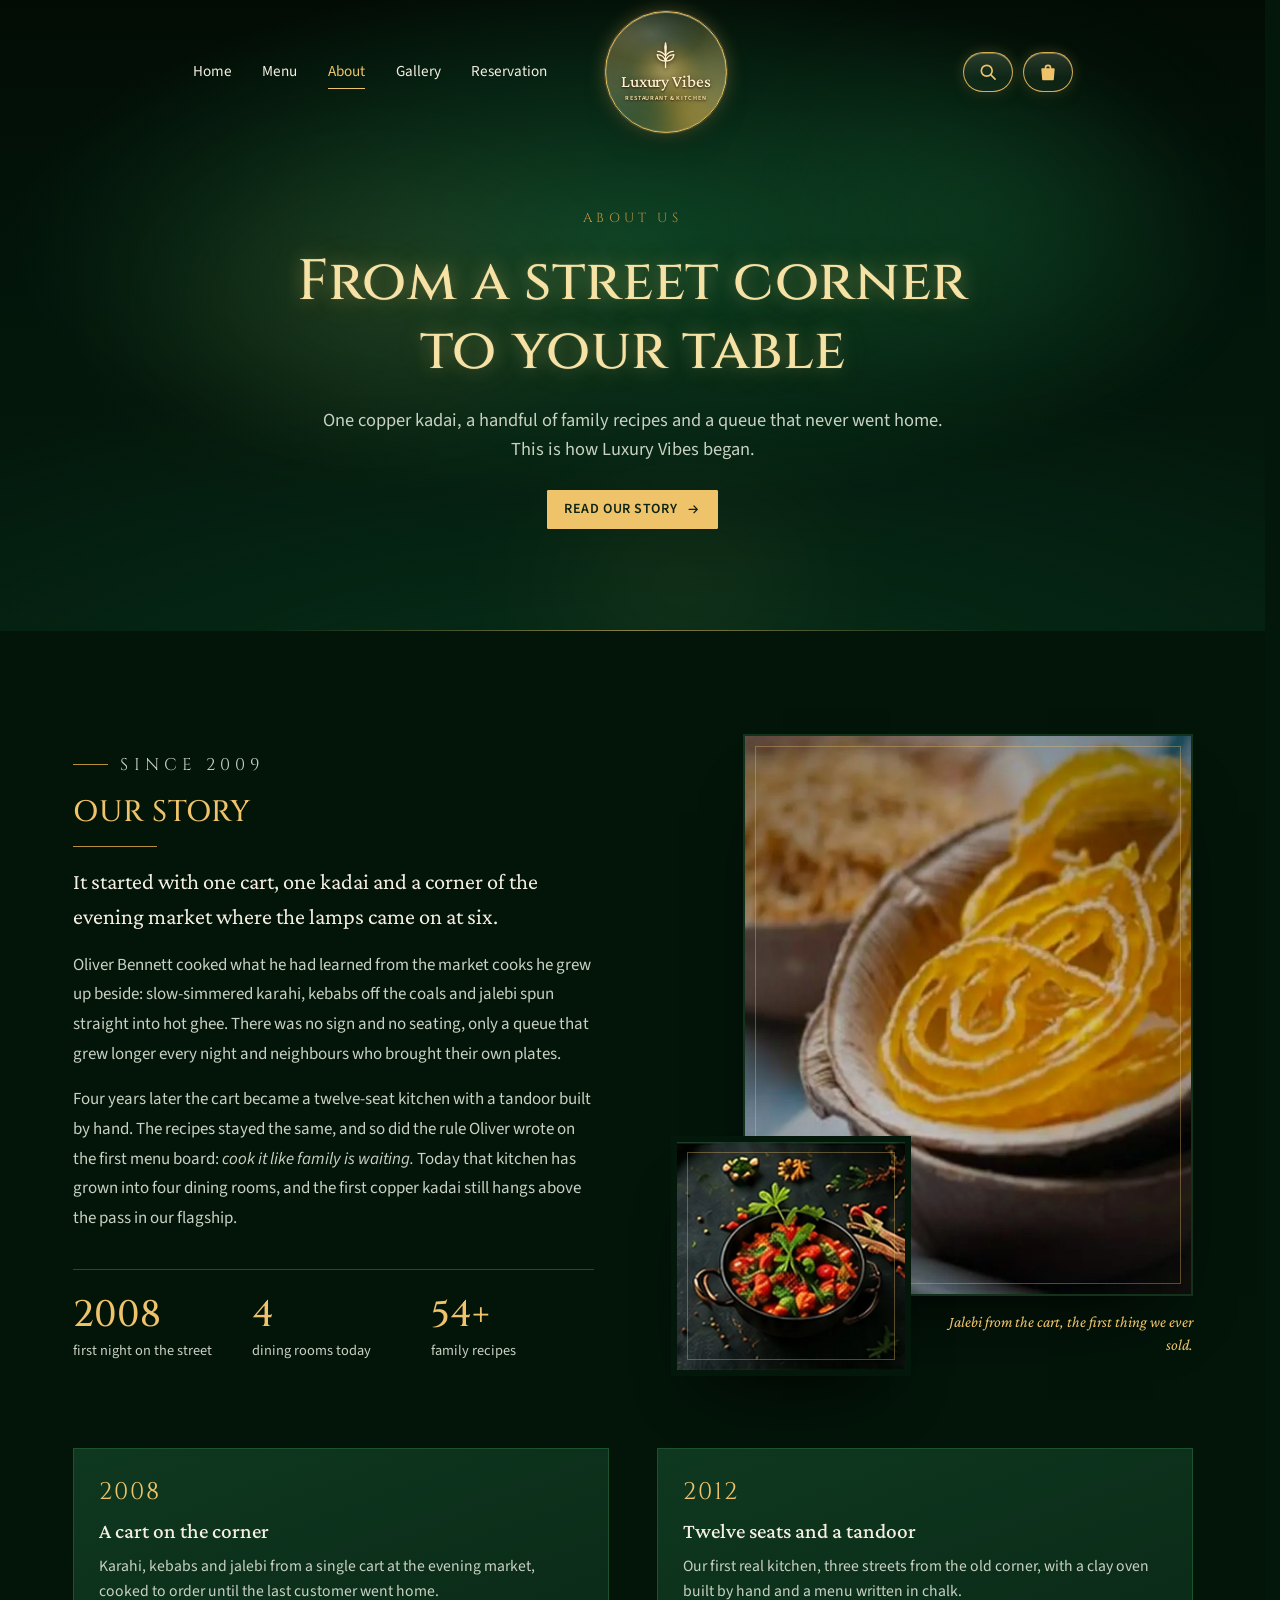
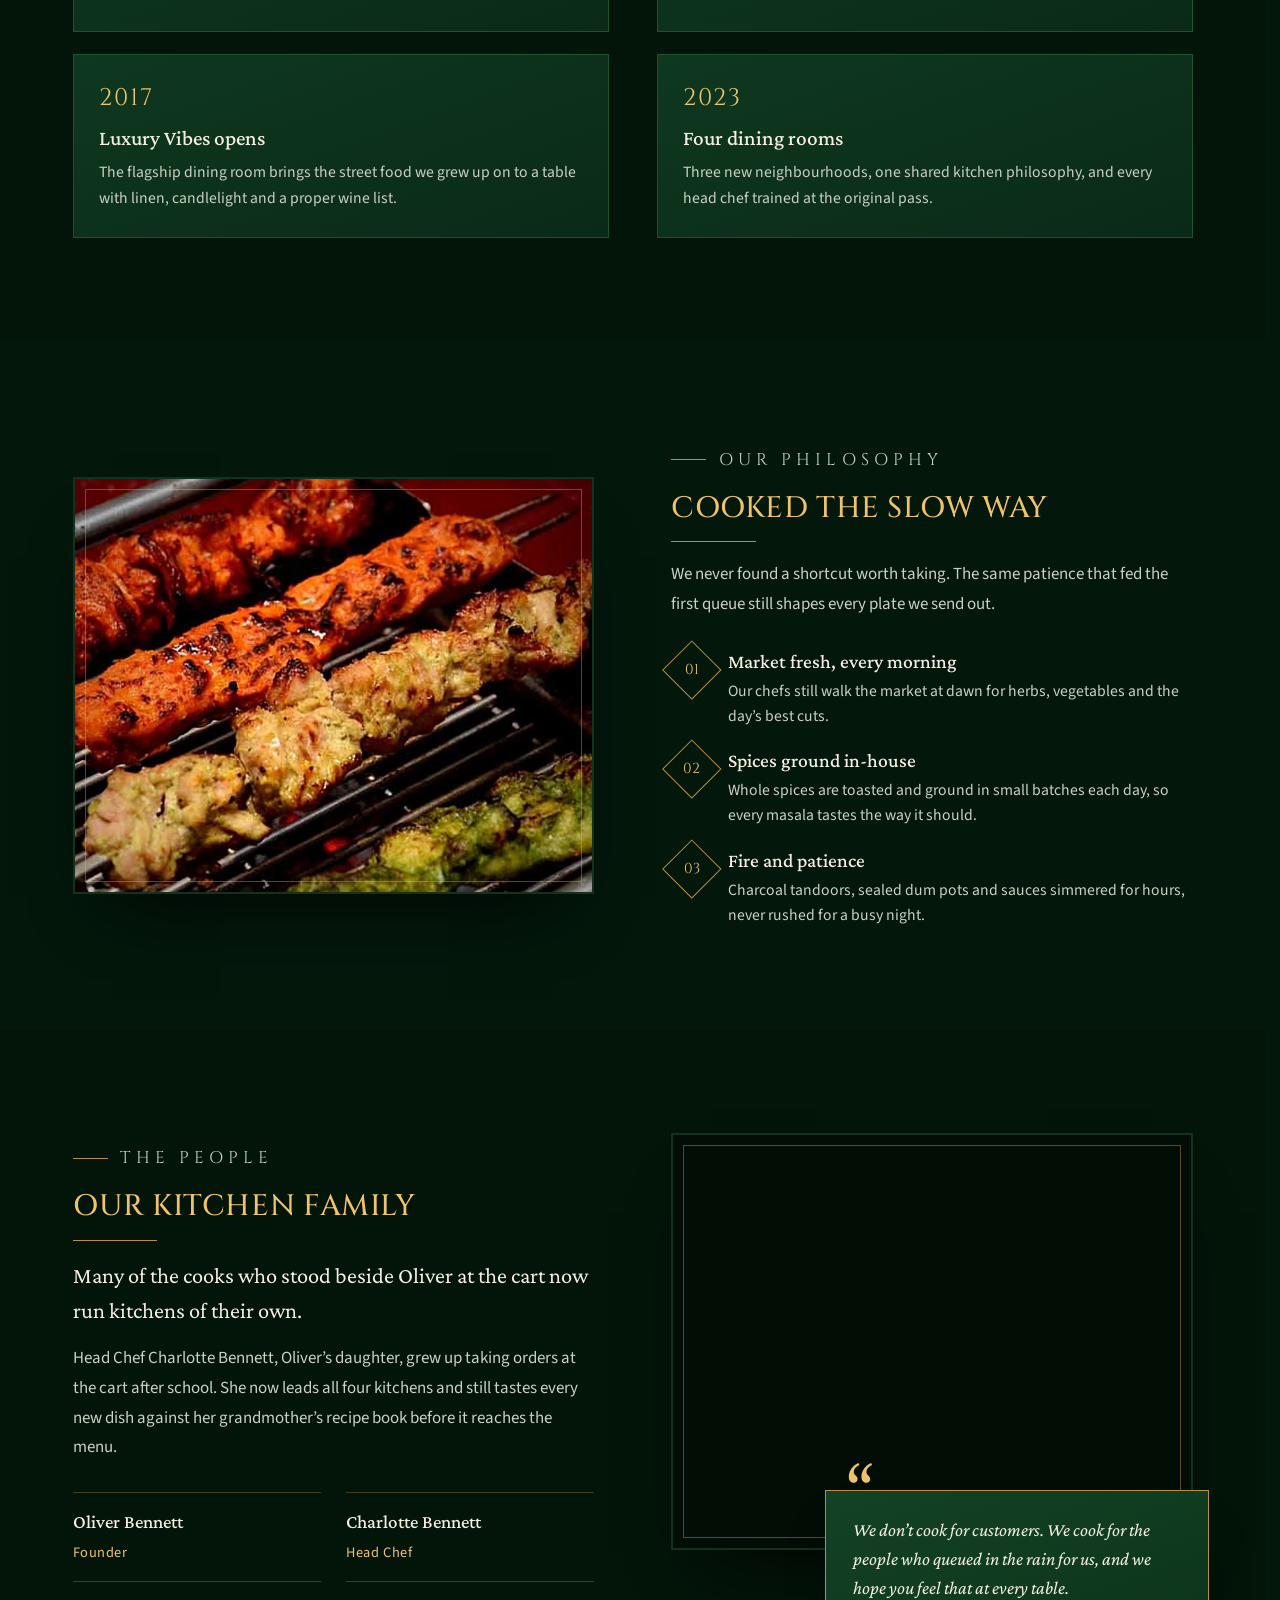
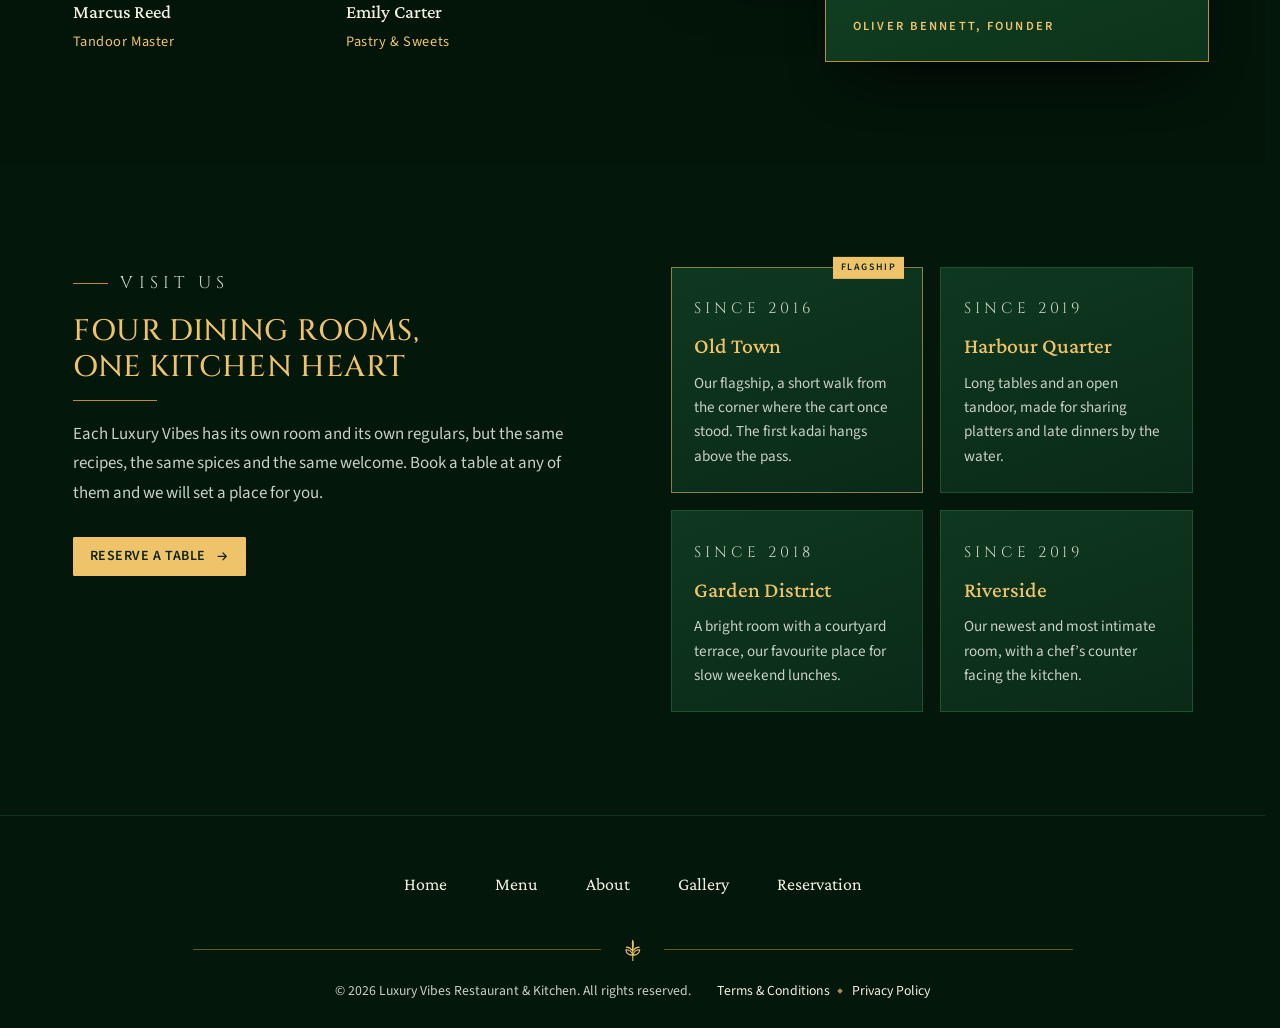
<file: about.html>
<!doctype html>
<html lang="en">
<head>
  <meta charset="utf-8">
  <meta name="viewport" content="width=device-width, initial-scale=1, viewport-fit=cover">
  <title>About · Luxury Vibes</title>
  <meta name="description" content="The Luxury Vibes story: from a single street cart in 2009 to four dining rooms, one kitchen family and the same copper kadai.">
  <meta name="theme-color" content="#03170b">
  <link rel="preconnect" href="https://fonts.googleapis.com">
  <link rel="preconnect" href="https://fonts.gstatic.com" crossorigin>
  <link rel="stylesheet" href="https://fonts.googleapis.com/css2?family=Cinzel:wght@500;600&family=Crimson+Pro:ital,wght@0,500;0,600;1,500&family=Source+Sans+3:wght@400;600&display=swap">
  <link rel="stylesheet" href="css/styles.css">
  <link rel="stylesheet" href="css/reservation.css">
  <link rel="stylesheet" href="css/about.css">
  <script>document.documentElement.classList.add('js');</script>
</head>
<body class="page-about">
  <a class="skip-link" href="#main">Skip to content</a>

  <!-- ============ HEADER ============ -->
  <header class="site-header" id="top">
    <div class="container header-inner">
      <div class="nav-scrim" data-nav-close aria-hidden="true"></div>
      <button class="nav-toggle" type="button" aria-expanded="false" aria-controls="site-nav" aria-label="Open menu">
        <span></span><span></span><span></span>
      </button>

      <nav class="site-nav" id="site-nav" aria-label="Main">
        <div class="drawer-head">
          <button class="drawer-close" type="button" data-nav-close aria-label="Close menu">
            <svg viewBox="0 0 24 24" aria-hidden="true"><path d="M6 6l12 12M18 6 6 18"/></svg>
          </button>
          <a class="drawer-brand" href="index.html" aria-label="Luxury Vibes Restaurant and Kitchen, home">
            <svg viewBox="0 0 48 48" aria-hidden="true"><use href="#icon-sprig"></use></svg>
            <span class="drawer-brand-name">Luxury Vibes</span>
            <span class="drawer-brand-sub">Restaurant &amp; Kitchen</span>
          </a>
        </div>
        <ul class="nav-list nav-list--left">
          <li><a class="nav-link" href="index.html#home">Home</a></li>
          <li><a class="nav-link" href="menu.html">Menu</a></li>
          <li><a class="nav-link is-active" href="about.html" aria-current="page">About</a></li>
          <li><a class="nav-link" href="gallery.html">Gallery</a></li>
          <li><a class="nav-link" href="reservation.html">Reservation</a></li>
        </ul>
        <ul class="nav-list nav-list--right">
          <li class="nav-action">
            <button class="icon-action" type="button" data-open-search aria-label="Search the site" aria-haspopup="dialog">
              <svg viewBox="0 0 24 24" aria-hidden="true"><circle cx="10.5" cy="10.5" r="6.5"/><path d="m15.5 15.5 5 5"/></svg>
            </button>
          </li>
          <li class="nav-action">
            <a class="icon-action icon-action--bag" href="menu.html" aria-label="Browse the menu">
              <svg viewBox="0 0 24 24" aria-hidden="true"><path class="fill" d="M5 8.5h14l-1 12.5H6L5 8.5Z"/><path d="M9 10V7a3 3 0 0 1 6 0v3"/></svg>
            </a>
          </li>
        </ul>
      </nav>

      <a class="logo" href="index.html" aria-label="Luxury Vibes Restaurant and Kitchen, home page" data-no-roll>
        <span class="logo-orb" aria-hidden="true"><span class="logo-swirl"></span><span class="logo-swirl logo-swirl--slow"></span><span class="logo-core"></span></span>
        <svg class="logo-mark" viewBox="0 0 48 48" aria-hidden="true"><use href="#icon-sprig"></use></svg>
        <span class="logo-name">Luxury Vibes</span>
        <span class="logo-sub">Restaurant &amp; Kitchen</span>
      </a>

      <div class="header-actions header-actions--mobile">
        <button class="icon-action" type="button" data-open-search aria-label="Search the site" aria-haspopup="dialog">
          <svg viewBox="0 0 24 24" aria-hidden="true"><circle cx="10.5" cy="10.5" r="6.5"/><path d="m15.5 15.5 5 5"/></svg>
        </button>
        <a class="icon-action icon-action--bag" href="menu.html" aria-label="Browse the menu">
          <svg viewBox="0 0 24 24" aria-hidden="true"><path class="fill" d="M5 8.5h14l-1 12.5H6L5 8.5Z"/><path d="M9 10V7a3 3 0 0 1 6 0v3"/></svg>
        </a>
      </div>
    </div>
  </header>

  <main id="main">
    <!-- ============ HERO ============ -->
    <section class="res-hero about-hero" aria-labelledby="about-title">
      <div class="res-hero-light" aria-hidden="true"><span></span><span></span><span></span></div>
      <div class="container res-hero-inner">
        <p class="res-eyebrow">About Us</p>
        <h1 class="res-title" id="about-title" data-split>From a street corner to your table</h1>
        <p class="res-lede">One copper kadai, a handful of family recipes and a queue that never went home. This is how Luxury Vibes began.</p>
        <a class="btn res-hero-cta" href="#story">
          <span>Read our story</span>
          <svg class="btn-arrow" viewBox="0 0 24 24" aria-hidden="true"><use href="#icon-arrow"></use></svg>
        </a>
      </div>
    </section>

    <!-- ============ OUR STORY ============ -->
    <section class="about-section about-section--glow" id="story" aria-labelledby="story-title">
      <div class="container">
        <div class="about-grid">
          <div class="about-copy">
            <p class="about-kicker">Since 2009</p>
            <h2 class="section-title" id="story-title">Our Story</h2>
            <p class="about-lead">It started with one cart, one kadai and a corner of the evening market where the lamps came on at six.</p>
            <p>Oliver Bennett cooked what he had learned from the market cooks he grew up beside: slow-simmered karahi, kebabs off the coals and jalebi spun straight into hot ghee. There was no sign and no seating, only a queue that grew longer every night and neighbours who brought their own plates.</p>
            <p>Four years later the cart became a twelve-seat kitchen with a tandoor built by hand. The recipes stayed the same, and so did the rule Oliver wrote on the first menu board: <em>cook it like family is waiting.</em> Today that kitchen has grown into four dining rooms, and the first copper kadai still hangs above the pass in our flagship.</p>
            <div class="about-stats">
              <div class="about-stat"><strong><span data-count="2009" data-from="1989">2009</span></strong><span>first night on the street</span></div>
              <div class="about-stat"><strong><span data-count="4">4</span></strong><span>dining rooms today</span></div>
              <div class="about-stat"><strong><span data-count="60">60</span>+</strong><span>family recipes</span></div>
            </div>
          </div>
          <figure class="about-media about-media--stack">
            <div class="about-photo about-photo--tall">
              <img src="assets/images/slider/dessert-street-jalebi.webp" alt="Crisp golden jalebi served in a leaf bowl, the way it was sold from the first cart" width="800" height="800" loading="lazy" decoding="async">
            </div>
            <div class="about-photo about-photo--inset">
              <img src="assets/images/signature-kadai.webp" alt="A curry in a copper-handled kadai, like the one that started it all" width="537" height="510" loading="lazy" decoding="async">
            </div>
            <figcaption class="about-caption">Jalebi from the cart, the first thing we ever sold.</figcaption>
          </figure>
        </div>

        <ol class="timeline" aria-label="Milestones">
          <li class="timeline-item">
            <span class="timeline-year" data-count="2009" data-from="1994">2009</span>
            <h3>A cart on the corner</h3>
            <p>Karahi, kebabs and jalebi from a single cart at the evening market, cooked to order until the last customer went home.</p>
          </li>
          <li class="timeline-item">
            <span class="timeline-year" data-count="2013" data-from="1998">2013</span>
            <h3>Twelve seats and a tandoor</h3>
            <p>Our first real kitchen, three streets from the old corner, with a clay oven built by hand and a menu written in chalk.</p>
          </li>
          <li class="timeline-item">
            <span class="timeline-year" data-count="2018" data-from="2003">2018</span>
            <h3>Luxury Vibes opens</h3>
            <p>The flagship dining room brings the street food we grew up on to a table with linen, candlelight and a proper wine list.</p>
          </li>
          <li class="timeline-item">
            <span class="timeline-year" data-count="2024" data-from="2009">2024</span>
            <h3>Four dining rooms</h3>
            <p>Three new neighbourhoods, one shared kitchen philosophy, and every head chef trained at the original pass.</p>
          </li>
        </ol>
      </div>
    </section>

    <!-- ============ CRAFT ============ -->
    <section class="about-section" id="craft" aria-labelledby="craft-title">
      <div class="container about-grid about-grid--flip">
        <figure class="about-media">
          <div class="about-photo about-photo--wide">
            <img src="assets/images/slider/tandoor-seekh-platter.webp" alt="Tandoori chicken tikka, malai and hariyali kebabs on a charcoal grill" width="800" height="800" loading="lazy" decoding="async">
          </div>
        </figure>
        <div class="about-copy">
          <p class="about-kicker">Our Philosophy</p>
          <h2 class="section-title" id="craft-title">Cooked the Slow Way</h2>
          <p>We never found a shortcut worth taking. The same patience that fed the first queue still shapes every plate we send out.</p>
          <ul class="principles">
            <li class="principle">
              <span class="principle-num" aria-hidden="true"><span>01</span></span>
              <div><h3>Market fresh, every morning</h3><p>Our chefs still walk the market at dawn for herbs, vegetables and the day&rsquo;s best cuts.</p></div>
            </li>
            <li class="principle">
              <span class="principle-num" aria-hidden="true"><span>02</span></span>
              <div><h3>Spices ground in-house</h3><p>Whole spices are toasted and ground in small batches each day, so every masala tastes the way it should.</p></div>
            </li>
            <li class="principle">
              <span class="principle-num" aria-hidden="true"><span>03</span></span>
              <div><h3>Fire and patience</h3><p>Charcoal tandoors, sealed dum pots and sauces simmered for hours, never rushed for a busy night.</p></div>
            </li>
          </ul>
        </div>
      </div>
    </section>

    <!-- ============ PEOPLE ============ -->
    <section class="about-section about-section--glow" id="people" aria-labelledby="people-title">
      <div class="container about-grid">
        <div class="about-copy">
          <p class="about-kicker">The People</p>
          <h2 class="section-title" id="people-title">Our Kitchen Family</h2>
          <p class="about-lead">Many of the cooks who stood beside Oliver at the cart now run kitchens of their own.</p>
          <p>Head Chef Charlotte Bennett, Oliver&rsquo;s daughter, grew up taking orders at the cart after school. She now leads all four kitchens and still tastes every new dish against her grandmother&rsquo;s recipe book before it reaches the menu.</p>
          <ul class="team-list">
            <li><strong>Oliver Bennett</strong><span>Founder</span></li>
            <li><strong>Charlotte Bennett</strong><span>Head Chef</span></li>
            <li><strong>Marcus Reed</strong><span>Tandoor Master</span></li>
            <li><strong>Emily Carter</strong><span>Pastry &amp; Sweets</span></li>
          </ul>
        </div>
        <figure class="about-media about-media--quote">
          <div class="about-photo about-photo--wide">
            <img src="assets/images/slider/curry-chicken-karahi.webp" alt="Chicken karahi in a black bowl with naan, the dish Oliver cooked on the first night" width="800" height="800" loading="lazy" decoding="async">
          </div>
          <div class="quote-card">
            <blockquote>We don&rsquo;t cook for customers. We cook for the people who queued in the rain for us, and we hope you feel that at every table.</blockquote>
            <p class="quote-by">Oliver Bennett, founder</p>
          </div>
        </figure>
      </div>
    </section>

    <!-- ============ LOCATIONS ============ -->
    <section class="about-section" id="locations" aria-labelledby="locations-title">
      <div class="container about-grid about-grid--top">
        <div class="about-copy">
          <p class="about-kicker">Visit Us</p>
          <h2 class="section-title" id="locations-title">Four Dining Rooms, One Kitchen Heart</h2>
          <p>Each Luxury Vibes has its own room and its own regulars, but the same recipes, the same spices and the same welcome. Book a table at any of them and we will set a place for you.</p>
          <a class="btn" href="reservation.html">
            <span>Reserve a table</span>
            <svg class="btn-arrow" viewBox="0 0 24 24" aria-hidden="true"><use href="#icon-arrow"></use></svg>
          </a>
        </div>
        <ul class="locations" aria-label="Our locations">
          <li class="location location--flagship">
            <p class="location-since">Since <span data-count="2018" data-from="2009">2018</span></p>
            <h3>Old Town</h3>
            <p>Our flagship, a short walk from the corner where the cart once stood. The first kadai hangs above the pass.</p>
          </li>
          <li class="location">
            <p class="location-since">Since <span data-count="2021" data-from="2009">2021</span></p>
            <h3>Harbour Quarter</h3>
            <p>Long tables and an open tandoor, made for sharing platters and late dinners by the water.</p>
          </li>
          <li class="location">
            <p class="location-since">Since <span data-count="2023" data-from="2009">2023</span></p>
            <h3>Garden District</h3>
            <p>A bright room with a courtyard terrace, our favourite place for slow weekend lunches.</p>
          </li>
          <li class="location">
            <p class="location-since">Since <span data-count="2024" data-from="2009">2024</span></p>
            <h3>Riverside</h3>
            <p>Our newest and most intimate room, with a chef&rsquo;s counter facing the kitchen.</p>
          </li>
        </ul>
      </div>
    </section>
  </main>

  <footer class="site-footer" id="site-footer">
    <div class="container footer-inner">
      <nav class="footer-nav" aria-label="Footer">
        <ul>
          <li><a href="index.html">Home</a></li>
          <li><a href="menu.html">Menu</a></li>
          <li><a href="about.html">About</a></li>
          <li><a href="gallery.html">Gallery</a></li>
          <li><a href="reservation.html">Reservation</a></li>
        </ul>
      </nav>
      <div class="footer-ornament" aria-hidden="true">
        <svg viewBox="0 0 48 48"><use href="#icon-sprig"></use></svg>
      </div>
      <p class="footer-legal">
        <span class="footer-copy">&copy; <span data-year>2026</span> Luxury Vibes Restaurant &amp; Kitchen. <span class="nw">All rights reserved.</span></span>
        <span class="footer-legal-links"><a href="terms.html">Terms &amp; Conditions</a><a href="privacy.html">Privacy Policy</a></span>
      </p>
    </div>
  </footer>

  <!-- ============ SEARCH DIALOG ============ -->
  <dialog class="search-dialog" id="search-dialog" aria-labelledby="search-label">
    <form class="search-form" method="dialog" role="search">
      <label class="search-label" id="search-label" for="site-search">Search Luxury Vibes</label>
      <div class="search-row">
        <svg viewBox="0 0 24 24" aria-hidden="true"><circle cx="10.5" cy="10.5" r="6.5"/><path d="m15.5 15.5 5 5"/></svg>
        <input id="site-search" type="search" placeholder="Try “tikka”, “jalebi” or “hours”" autocomplete="off" aria-controls="search-results">
        <button class="btn btn--icon search-close" type="button" data-close-search aria-label="Close search">
          <svg viewBox="0 0 24 24" aria-hidden="true"><path d="M6 6l12 12M18 6 6 18"/></svg>
        </button>
      </div>
      <ul class="search-results" id="search-results" aria-live="polite"></ul>
    </form>
  </dialog>

  <!-- ============ ICON SPRITE ============ -->
  <svg class="sprite" aria-hidden="true" focusable="false">
    <symbol id="icon-arrow" viewBox="0 0 24 24"><path d="M5 12h13M13 6.5 18.5 12 13 17.5" fill="none" stroke="currentColor" stroke-width="2" stroke-linecap="round" stroke-linejoin="round"/></symbol>
    <symbol id="icon-chev-left" viewBox="0 0 24 24"><path d="M14.5 6 8.5 12l6 6" fill="none" stroke="currentColor" stroke-width="2" stroke-linecap="round" stroke-linejoin="round"/></symbol>
    <symbol id="icon-chev-right" viewBox="0 0 24 24"><path d="m9.5 6 6 6-6 6" fill="none" stroke="currentColor" stroke-width="2" stroke-linecap="round" stroke-linejoin="round"/></symbol>
    <symbol id="icon-leaf" viewBox="0 0 48 48">
      <g fill="none" stroke="currentColor" stroke-width="1.6" stroke-linecap="round" stroke-linejoin="round">
        <path d="M9 39C7 25 15 11 40 8c1 20-9 33-26 31"/>
        <path d="M6 42 33 15"/>
        <path d="M14 33l-1-8M19 28l-1-9M24 23l0-8M29 19l1-6M18 34l8 0M23 29l9-1M27 24l8-2"/>
      </g>
    </symbol>
    <symbol id="icon-chef" viewBox="0 0 48 48">
      <g fill="none" stroke="currentColor" stroke-width="1.8" stroke-linejoin="round" stroke-linecap="round">
        <path d="M14 28c-4.5-.6-7.5-4-7.5-8.2a8 8 0 0 1 11-7.4A8.5 8.5 0 0 1 24 9a8.5 8.5 0 0 1 6.5 3.4 8 8 0 0 1 11 7.4c0 4.2-3 7.6-7.5 8.2"/>
        <path d="M14 26v13h20V26"/>
        <path d="M14 33h20M20 33v6M28 33v6"/>
      </g>
    </symbol>
    <symbol id="icon-sprig" viewBox="0 0 48 48">
      <g fill="none" stroke="currentColor" stroke-width="2" stroke-linejoin="round" stroke-linecap="round">
        <path d="M24 44V22"/>
        <path d="M24 26c0-7 2.5-12 0-20-2.5 8 0 13 0 20Z" fill="currentColor"/>
        <path d="M24 34c-2-7-7-10-13-10 1 6 6 10 13 10Z"/>
        <path d="M24 34c2-7 7-10 13-10-1 6-6 10-13 10Z"/>
        <path d="M23 25c-3-4-7-6-11-6M25 25c3-4 7-6 11-6"/>
      </g>
    </symbol>
    <symbol id="icon-sound" viewBox="0 0 24 24"><path d="M4 9.5h3.5L12 5.5v13l-4.5-4H4z" fill="currentColor"/><path d="M15.5 9a4 4 0 0 1 0 6M18 6.5a7.5 7.5 0 0 1 0 11" fill="none" stroke="currentColor" stroke-width="1.8" stroke-linecap="round"/></symbol>
    <symbol id="icon-mute" viewBox="0 0 24 24"><path d="M4 9.5h3.5L12 5.5v13l-4.5-4H4z" fill="currentColor"/><path d="M16 9.5l5 5M21 9.5l-5 5" fill="none" stroke="currentColor" stroke-width="1.8" stroke-linecap="round"/></symbol>
  </svg>

  <script src="js/main.js" defer></script>
  <script src="js/motion.js" defer></script>
  <script src="js/smoke.js" defer></script>
</body>
</html>
</file>
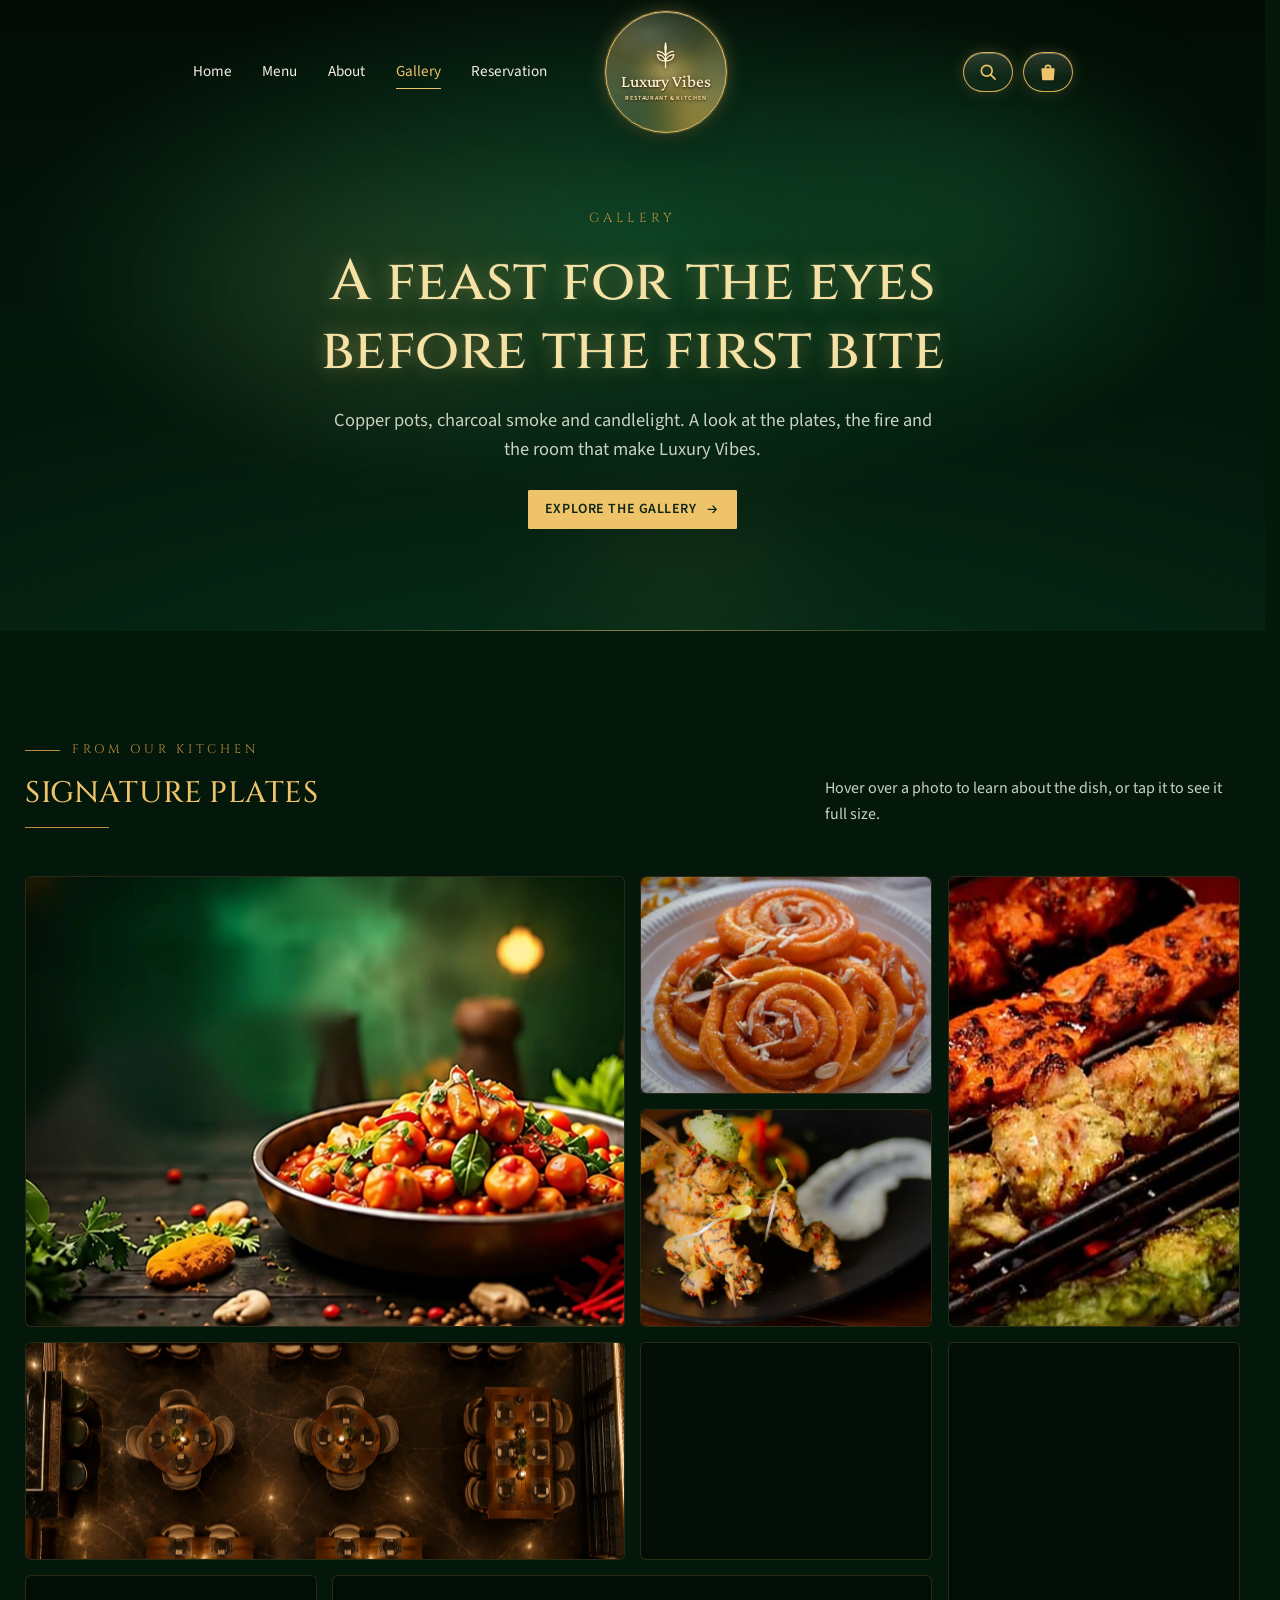
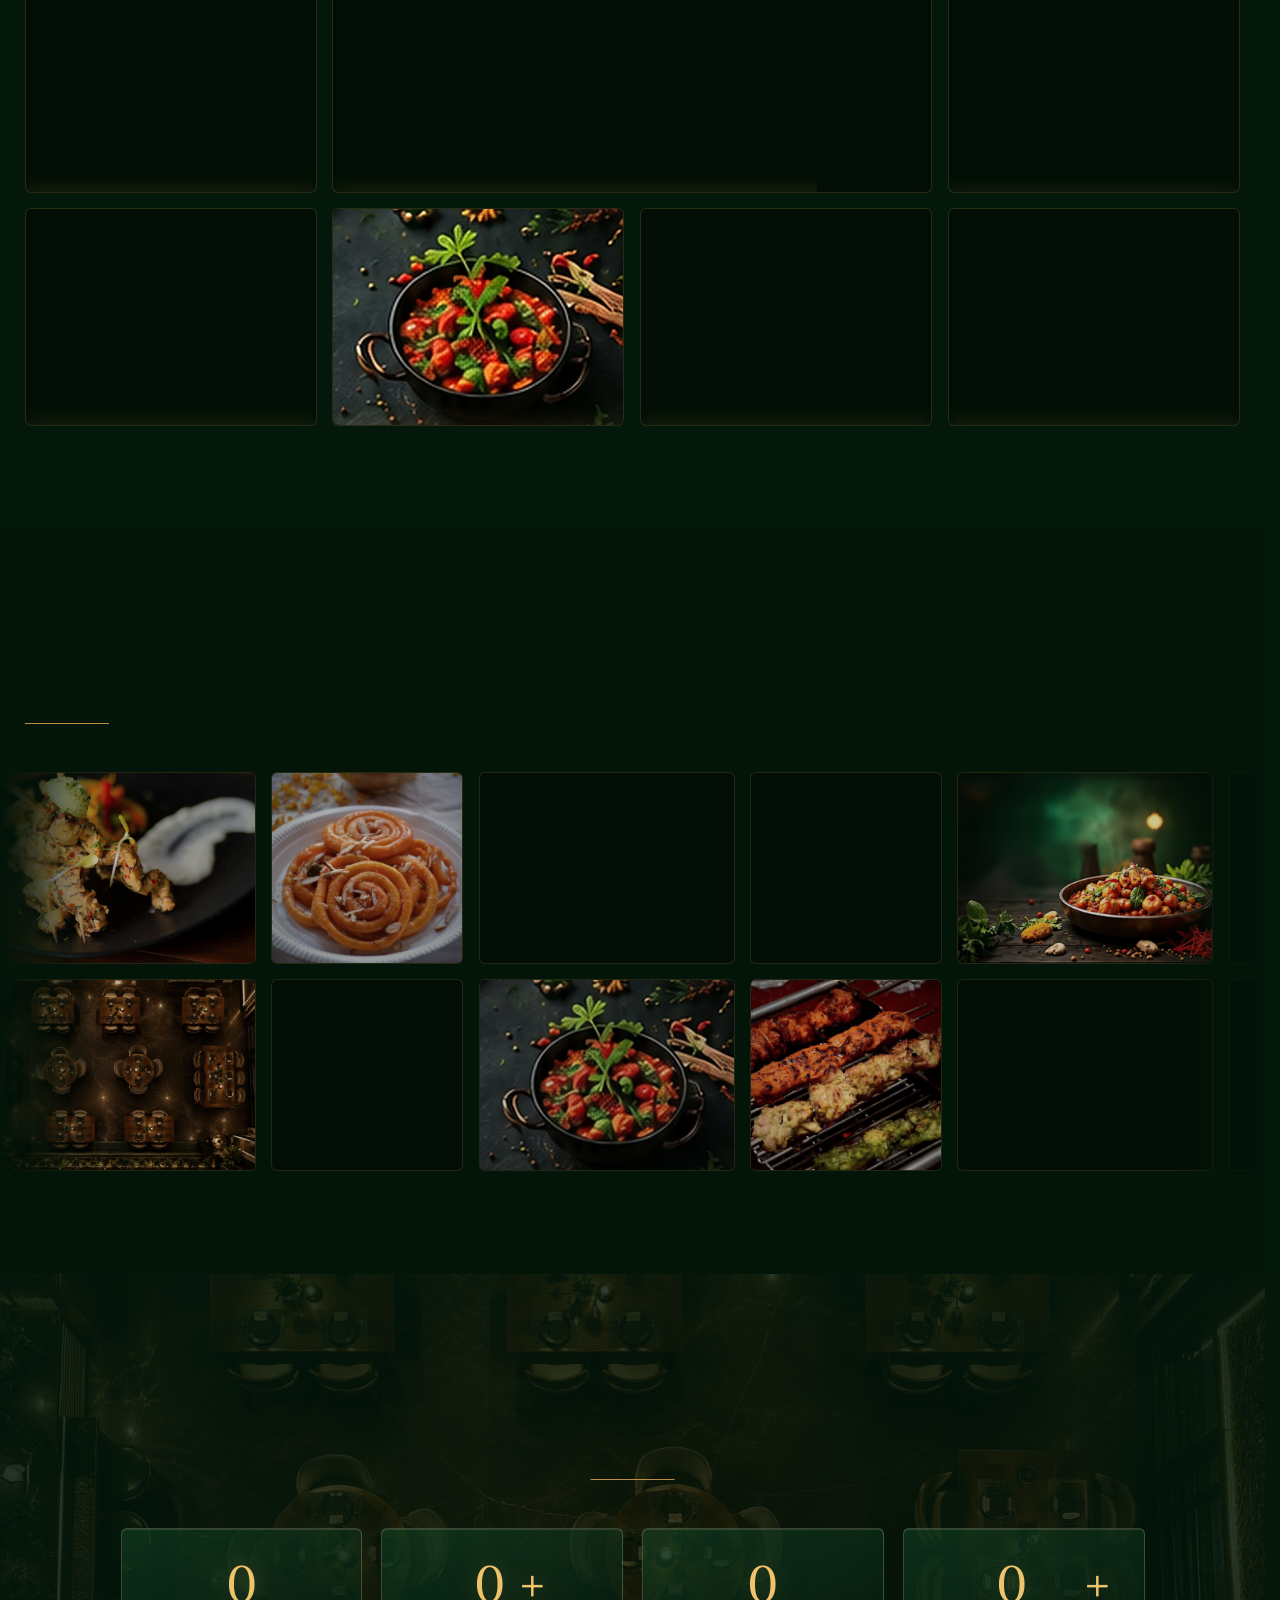
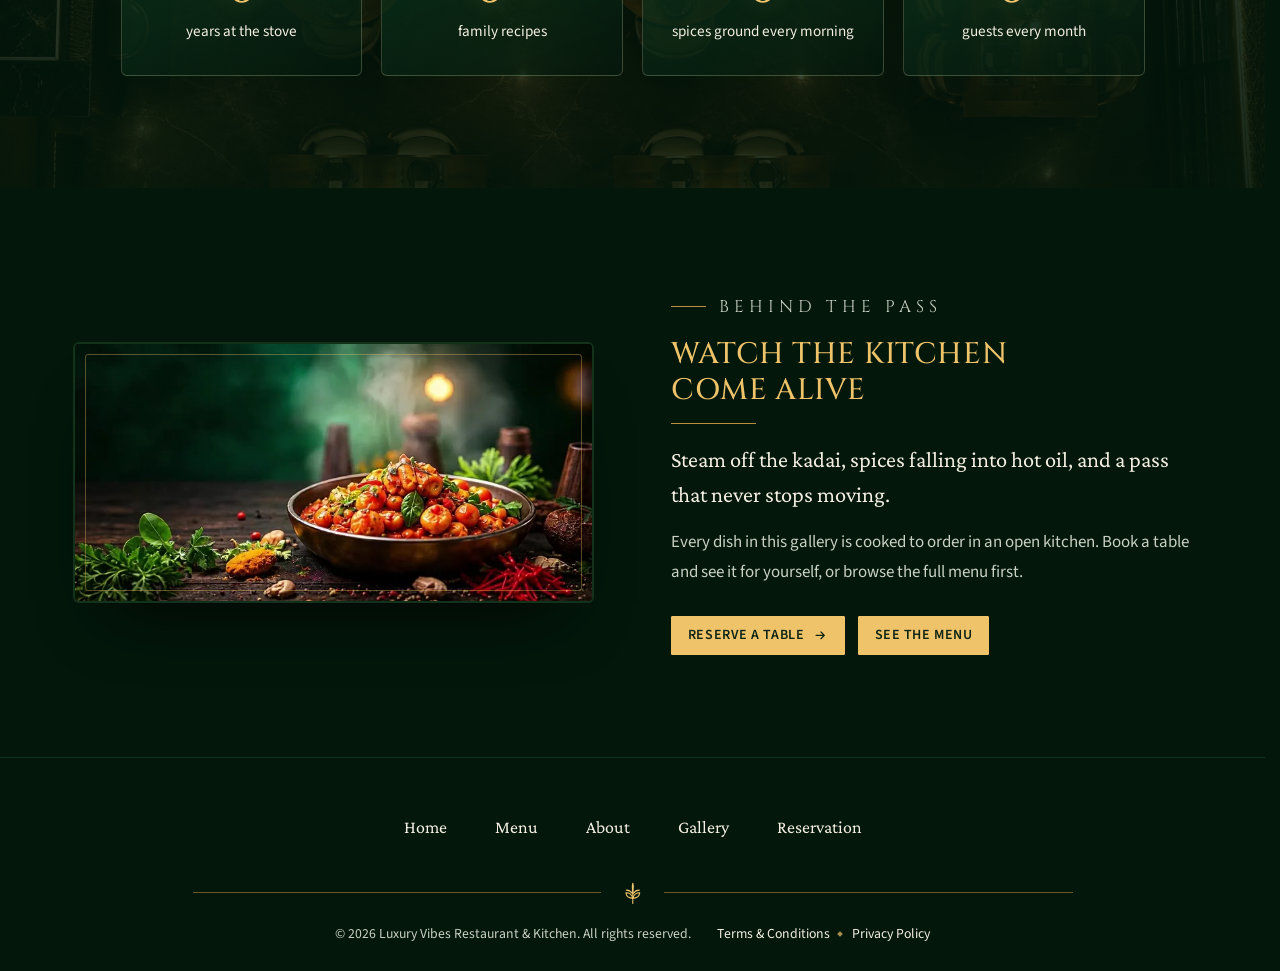
<file: gallery.html>
<!doctype html>
<html lang="en">
<head>
  <meta charset="utf-8">
  <meta name="viewport" content="width=device-width, initial-scale=1, viewport-fit=cover">
  <title>Gallery · Luxury Vibes</title>
  <meta name="description" content="The Luxury Vibes gallery: our signature dishes, the tandoor, the dining room and the kitchen behind every plate.">
  <meta name="theme-color" content="#03170b">
  <link rel="preconnect" href="https://fonts.googleapis.com">
  <link rel="preconnect" href="https://fonts.gstatic.com" crossorigin>
  <link rel="stylesheet" href="https://fonts.googleapis.com/css2?family=Cinzel:wght@500;600&family=Crimson+Pro:ital,wght@0,500;0,600;1,500&family=Source+Sans+3:wght@400;600&display=swap">
  <link rel="stylesheet" href="css/styles.css">
  <link rel="stylesheet" href="css/reservation.css">
  <link rel="stylesheet" href="css/about.css">
  <link rel="stylesheet" href="css/gallery.css">
  <script>document.documentElement.classList.add('js');</script>
</head>
<body class="page-gallery">
  <a class="skip-link" href="#main">Skip to content</a>

  <!-- ============ HEADER ============ -->
  <header class="site-header" id="top">
    <div class="container header-inner">
      <div class="nav-scrim" data-nav-close aria-hidden="true"></div>
      <button class="nav-toggle" type="button" aria-expanded="false" aria-controls="site-nav" aria-label="Open menu">
        <span></span><span></span><span></span>
      </button>

      <nav class="site-nav" id="site-nav" aria-label="Main">
        <div class="drawer-head">
          <button class="drawer-close" type="button" data-nav-close aria-label="Close menu">
            <svg viewBox="0 0 24 24" aria-hidden="true"><path d="M6 6l12 12M18 6 6 18"/></svg>
          </button>
          <a class="drawer-brand" href="index.html" aria-label="Luxury Vibes Restaurant and Kitchen, home">
            <svg viewBox="0 0 48 48" aria-hidden="true"><use href="#icon-sprig"></use></svg>
            <span class="drawer-brand-name">Luxury Vibes</span>
            <span class="drawer-brand-sub">Restaurant &amp; Kitchen</span>
          </a>
        </div>
        <ul class="nav-list nav-list--left">
          <li><a class="nav-link" href="index.html#home">Home</a></li>
          <li><a class="nav-link" href="menu.html">Menu</a></li>
          <li><a class="nav-link" href="about.html">About</a></li>
          <li><a class="nav-link is-active" href="gallery.html" aria-current="page">Gallery</a></li>
          <li><a class="nav-link" href="reservation.html">Reservation</a></li>
        </ul>
        <ul class="nav-list nav-list--right">
          <li class="nav-action">
            <button class="icon-action" type="button" data-open-search aria-label="Search the site" aria-haspopup="dialog">
              <svg viewBox="0 0 24 24" aria-hidden="true"><circle cx="10.5" cy="10.5" r="6.5"/><path d="m15.5 15.5 5 5"/></svg>
            </button>
          </li>
          <li class="nav-action">
            <a class="icon-action icon-action--bag" href="menu.html" aria-label="Browse the menu">
              <svg viewBox="0 0 24 24" aria-hidden="true"><path class="fill" d="M5 8.5h14l-1 12.5H6L5 8.5Z"/><path d="M9 10V7a3 3 0 0 1 6 0v3"/></svg>
            </a>
          </li>
        </ul>
      </nav>

      <a class="logo" href="index.html" aria-label="Luxury Vibes Restaurant and Kitchen, home page" data-no-roll>
        <span class="logo-orb" aria-hidden="true"><span class="logo-swirl"></span><span class="logo-swirl logo-swirl--slow"></span><span class="logo-core"></span></span>
        <svg class="logo-mark" viewBox="0 0 48 48" aria-hidden="true"><use href="#icon-sprig"></use></svg>
        <span class="logo-name">Luxury Vibes</span>
        <span class="logo-sub">Restaurant &amp; Kitchen</span>
      </a>

      <div class="header-actions header-actions--mobile">
        <button class="icon-action" type="button" data-open-search aria-label="Search the site" aria-haspopup="dialog">
          <svg viewBox="0 0 24 24" aria-hidden="true"><circle cx="10.5" cy="10.5" r="6.5"/><path d="m15.5 15.5 5 5"/></svg>
        </button>
        <a class="icon-action icon-action--bag" href="menu.html" aria-label="Browse the menu">
          <svg viewBox="0 0 24 24" aria-hidden="true"><path class="fill" d="M5 8.5h14l-1 12.5H6L5 8.5Z"/><path d="M9 10V7a3 3 0 0 1 6 0v3"/></svg>
        </a>
      </div>
    </div>
  </header>

  <main id="main">
    <!-- ============ HERO ============ -->
    <section class="res-hero gallery-hero" aria-labelledby="gallery-title">
      <div class="res-hero-light" aria-hidden="true"><span></span><span></span><span></span></div>
      <div class="container res-hero-inner">
        <p class="res-eyebrow">Gallery</p>
        <h1 class="res-title" id="gallery-title" data-split>A feast for the eyes before the first bite</h1>
        <p class="res-lede">Copper pots, charcoal smoke and candlelight. A look at the plates, the fire and the room that make Luxury Vibes.</p>
        <a class="btn res-hero-cta" href="#bento-section">
          <span>Explore the gallery</span>
          <svg class="btn-arrow" viewBox="0 0 24 24" aria-hidden="true"><use href="#icon-arrow"></use></svg>
        </a>
      </div>
    </section>

    <!-- ============ BENTO GALLERY ============ -->
    <section class="g-section" id="bento-section" aria-labelledby="bento-title">
      <div class="container">
        <div class="g-head">
          <div class="g-head-copy">
            <p class="about-kicker">From Our Kitchen</p>
            <h2 class="section-title" id="bento-title">Signature Plates</h2>
          </div>
          <p class="g-head-note">Hover over a photo to learn about the dish, or tap it to see it full size.</p>
        </div>
        <ul class="bento" id="bento" aria-label="Photo gallery">
          <li class="tile tile--xl">
            <button class="tile-btn" type="button" data-index="0" aria-label="Open photo: House Kadai Curry" aria-haspopup="dialog">
              <span class="tile-media">
                <span class="tile-layer">
                  <img class="tile-img" src="assets/images/hero-curry.webp" alt="A copper kadai of vegetable curry with tomatoes and basil on a dark table" width="1744" height="1020" loading="eager" decoding="async">
                  <span class="tile-glass" aria-hidden="true"><img class="tile-frost" src="assets/images/gallery-frost/hero-curry.webp" alt="" width="1744" height="1020" loading="eager" decoding="async"></span>
                </span>
              </span>
              <span class="tile-copy" aria-hidden="true">
                <span class="tile-tag">Signature</span>
                <span class="tile-title">House Kadai Curry</span>
                <span class="tile-desc">Our signature kadai: tomatoes, peppers and whole spices tossed over a roaring flame, then finished with fresh basil and a squeeze of lime.</span>
                <span class="tile-more">View photo <svg viewBox="0 0 24 24"><use href="#icon-arrow"></use></svg></span>
              </span>
              <span class="tile-glare" aria-hidden="true"></span>
              <span class="tile-curtain" aria-hidden="true"></span>
            </button>
          </li>
          <li class="tile tile--sq">
            <button class="tile-btn" type="button" data-index="1" aria-label="Open photo: Saffron Jalebi" aria-haspopup="dialog">
              <span class="tile-media">
                <span class="tile-layer">
                  <img class="tile-img" src="assets/images/slider/dessert-jalebi.webp" alt="Saffron jalebi topped with slivered almonds" width="800" height="800" loading="eager" decoding="async">
                  <span class="tile-glass" aria-hidden="true"><img class="tile-frost" src="assets/images/gallery-frost/dessert-jalebi.webp" alt="" width="800" height="800" loading="eager" decoding="async"></span>
                </span>
              </span>
              <span class="tile-copy" aria-hidden="true">
                <span class="tile-tag">Desserts</span>
                <span class="tile-title">Saffron Jalebi</span>
                <span class="tile-desc">Crisp spirals soaked in saffron syrup and topped with slivered almonds.</span>
                <span class="tile-more">View photo <svg viewBox="0 0 24 24"><use href="#icon-arrow"></use></svg></span>
              </span>
              <span class="tile-glare" aria-hidden="true"></span>
              <span class="tile-curtain" aria-hidden="true"></span>
            </button>
          </li>
          <li class="tile tile--tall">
            <button class="tile-btn" type="button" data-index="2" aria-label="Open photo: Tandoor Platter" aria-haspopup="dialog">
              <span class="tile-media">
                <span class="tile-layer">
                  <img class="tile-img" src="assets/images/slider/tandoor-seekh-platter.webp" alt="Tandoori chicken tikka, malai and hariyali kebabs on a grill" width="800" height="800" loading="eager" decoding="async">
                  <span class="tile-glass" aria-hidden="true"><img class="tile-frost" src="assets/images/gallery-frost/tandoor-seekh-platter.webp" alt="" width="800" height="800" loading="eager" decoding="async"></span>
                </span>
              </span>
              <span class="tile-copy" aria-hidden="true">
                <span class="tile-tag">Tandoor</span>
                <span class="tile-title">Tandoor Platter</span>
                <span class="tile-desc">Chicken tikka, malai and hariyali kebabs, charred over charcoal and brought to the table still sizzling.</span>
                <span class="tile-more">View photo <svg viewBox="0 0 24 24"><use href="#icon-arrow"></use></svg></span>
              </span>
              <span class="tile-glare" aria-hidden="true"></span>
              <span class="tile-curtain" aria-hidden="true"></span>
            </button>
          </li>
          <li class="tile tile--sq">
            <button class="tile-btn" type="button" data-index="3" aria-label="Open photo: Malai Tikka" aria-haspopup="dialog">
              <span class="tile-media">
                <span class="tile-layer">
                  <img class="tile-img" src="assets/images/slider/tandoor-malai-tikka.webp" alt="Chicken malai tikka skewers with mint cream on a black plate" width="800" height="800" loading="lazy" decoding="async">
                  <span class="tile-glass" aria-hidden="true"><img class="tile-frost" src="assets/images/gallery-frost/tandoor-malai-tikka.webp" alt="" width="800" height="800" loading="lazy" decoding="async"></span>
                </span>
              </span>
              <span class="tile-copy" aria-hidden="true">
                <span class="tile-tag">Tandoor</span>
                <span class="tile-title">Malai Tikka</span>
                <span class="tile-desc">Chicken in cream, cheese and cardamom with a cooling mint dip.</span>
                <span class="tile-more">View photo <svg viewBox="0 0 24 24"><use href="#icon-arrow"></use></svg></span>
              </span>
              <span class="tile-glare" aria-hidden="true"></span>
              <span class="tile-curtain" aria-hidden="true"></span>
            </button>
          </li>
          <li class="tile tile--wide">
            <button class="tile-btn" type="button" data-index="4" aria-label="Open photo: The Dining Room" aria-haspopup="dialog">
              <span class="tile-media">
                <span class="tile-layer">
                  <img class="tile-img" src="assets/images/reservation/dining-room.webp" alt="Top-down view of the candlelit Luxury Vibes dining room" width="1536" height="1024" loading="lazy" decoding="async">
                  <span class="tile-glass" aria-hidden="true"><img class="tile-frost" src="assets/images/gallery-frost/dining-room.webp" alt="" width="1536" height="1024" loading="lazy" decoding="async"></span>
                </span>
              </span>
              <span class="tile-copy" aria-hidden="true">
                <span class="tile-tag">Ambience</span>
                <span class="tile-title">The Dining Room</span>
                <span class="tile-desc">Candlelit tables, marble floors and a long banquette made for slow dinners with the people you love.</span>
                <span class="tile-more">View photo <svg viewBox="0 0 24 24"><use href="#icon-arrow"></use></svg></span>
              </span>
              <span class="tile-glare" aria-hidden="true"></span>
              <span class="tile-curtain" aria-hidden="true"></span>
            </button>
          </li>
          <li class="tile tile--sq">
            <button class="tile-btn" type="button" data-index="5" aria-label="Open photo: Vegetable Biryani" aria-haspopup="dialog">
              <span class="tile-media">
                <span class="tile-layer">
                  <img class="tile-img" src="assets/images/tradition-biryani.webp" alt="Vegetable biryani in a copper handi with chutneys and whole spices" width="715" height="558" loading="lazy" decoding="async">
                  <span class="tile-glass" aria-hidden="true"><img class="tile-frost" src="assets/images/gallery-frost/tradition-biryani.webp" alt="" width="715" height="558" loading="lazy" decoding="async"></span>
                </span>
              </span>
              <span class="tile-copy" aria-hidden="true">
                <span class="tile-tag">Rice</span>
                <span class="tile-title">Vegetable Biryani</span>
                <span class="tile-desc">Fragrant basmati layered with vegetables and sealed in a copper handi to cook on dum.</span>
                <span class="tile-more">View photo <svg viewBox="0 0 24 24"><use href="#icon-arrow"></use></svg></span>
              </span>
              <span class="tile-glare" aria-hidden="true"></span>
              <span class="tile-curtain" aria-hidden="true"></span>
            </button>
          </li>
          <li class="tile tile--tall">
            <button class="tile-btn" type="button" data-index="6" aria-label="Open photo: Gulab Jamun" aria-haspopup="dialog">
              <span class="tile-media">
                <span class="tile-layer">
                  <img class="tile-img" src="assets/images/slider/dessert-gulab-jamun.webp" alt="Gulab jamun with sliced pistachios on a dark plate" width="640" height="640" loading="lazy" decoding="async">
                  <span class="tile-glass" aria-hidden="true"><img class="tile-frost" src="assets/images/gallery-frost/dessert-gulab-jamun.webp" alt="" width="640" height="640" loading="lazy" decoding="async"></span>
                </span>
              </span>
              <span class="tile-copy" aria-hidden="true">
                <span class="tile-tag">Desserts</span>
                <span class="tile-title">Gulab Jamun</span>
                <span class="tile-desc">Warm milk dumplings in rose and cardamom syrup, finished with crushed pistachio. The sweetest way to end the night.</span>
                <span class="tile-more">View photo <svg viewBox="0 0 24 24"><use href="#icon-arrow"></use></svg></span>
              </span>
              <span class="tile-glare" aria-hidden="true"></span>
              <span class="tile-curtain" aria-hidden="true"></span>
            </button>
          </li>
          <li class="tile tile--sq">
            <button class="tile-btn" type="button" data-index="7" aria-label="Open photo: Butter Chicken &amp; Dal" aria-haspopup="dialog">
              <span class="tile-media">
                <span class="tile-layer">
                  <img class="tile-img" src="assets/images/slider/curry-butter-chicken-dal.webp" alt="Butter chicken and dal makhani in copper bowls with rice and naan" width="800" height="800" loading="lazy" decoding="async">
                  <span class="tile-glass" aria-hidden="true"><img class="tile-frost" src="assets/images/gallery-frost/curry-butter-chicken-dal.webp" alt="" width="800" height="800" loading="lazy" decoding="async"></span>
                </span>
              </span>
              <span class="tile-copy" aria-hidden="true">
                <span class="tile-tag">Curries</span>
                <span class="tile-title">Butter Chicken &amp; Dal</span>
                <span class="tile-desc">Velvety butter chicken and slow-cooked dal makhani with rice and naan.</span>
                <span class="tile-more">View photo <svg viewBox="0 0 24 24"><use href="#icon-arrow"></use></svg></span>
              </span>
              <span class="tile-glare" aria-hidden="true"></span>
              <span class="tile-curtain" aria-hidden="true"></span>
            </button>
          </li>
          <li class="tile tile--wide">
            <button class="tile-btn" type="button" data-index="8" aria-label="Open photo: Chicken Karahi" aria-haspopup="dialog">
              <span class="tile-media">
                <span class="tile-layer">
                  <img class="tile-img" src="assets/images/slider/curry-chicken-karahi.webp" alt="Chicken karahi in a black bowl with naan on a dark board" width="800" height="800" loading="lazy" decoding="async">
                  <span class="tile-glass" aria-hidden="true"><img class="tile-frost" src="assets/images/gallery-frost/curry-chicken-karahi.webp" alt="" width="800" height="800" loading="lazy" decoding="async"></span>
                </span>
              </span>
              <span class="tile-copy" aria-hidden="true">
                <span class="tile-tag">Curries</span>
                <span class="tile-title">Chicken Karahi</span>
                <span class="tile-desc">Tomato, ginger and green chilli, cooked fast and fierce in the iron karahi and scooped up with hot naan.</span>
                <span class="tile-more">View photo <svg viewBox="0 0 24 24"><use href="#icon-arrow"></use></svg></span>
              </span>
              <span class="tile-glare" aria-hidden="true"></span>
              <span class="tile-curtain" aria-hidden="true"></span>
            </button>
          </li>
          <li class="tile tile--sq">
            <button class="tile-btn" type="button" data-index="9" aria-label="Open photo: Paneer Tikka" aria-haspopup="dialog">
              <span class="tile-media">
                <span class="tile-layer">
                  <img class="tile-img" src="assets/images/slider/tandoor-paneer-tikka.webp" alt="Paneer tikka skewer with peppers and tomato on a wooden board" width="800" height="800" loading="lazy" decoding="async">
                  <span class="tile-glass" aria-hidden="true"><img class="tile-frost" src="assets/images/gallery-frost/tandoor-paneer-tikka.webp" alt="" width="800" height="800" loading="lazy" decoding="async"></span>
                </span>
              </span>
              <span class="tile-copy" aria-hidden="true">
                <span class="tile-tag">Tandoor</span>
                <span class="tile-title">Paneer Tikka</span>
                <span class="tile-desc">Smoky paneer skewered with peppers and onion.</span>
                <span class="tile-more">View photo <svg viewBox="0 0 24 24"><use href="#icon-arrow"></use></svg></span>
              </span>
              <span class="tile-glare" aria-hidden="true"></span>
              <span class="tile-curtain" aria-hidden="true"></span>
            </button>
          </li>
          <li class="tile tile--sq">
            <button class="tile-btn" type="button" data-index="10" aria-label="Open photo: Garden Kadai" aria-haspopup="dialog">
              <span class="tile-media">
                <span class="tile-layer">
                  <img class="tile-img" src="assets/images/signature-kadai.webp" alt="Vegetable curry in a copper-handled kadai with fresh coriander" width="537" height="510" loading="lazy" decoding="async">
                  <span class="tile-glass" aria-hidden="true"><img class="tile-frost" src="assets/images/gallery-frost/signature-kadai.webp" alt="" width="537" height="510" loading="lazy" decoding="async"></span>
                </span>
              </span>
              <span class="tile-copy" aria-hidden="true">
                <span class="tile-tag">Signature</span>
                <span class="tile-title">Garden Kadai</span>
                <span class="tile-desc">Seasonal vegetables in a copper kadai with coriander and cracked pepper.</span>
                <span class="tile-more">View photo <svg viewBox="0 0 24 24"><use href="#icon-arrow"></use></svg></span>
              </span>
              <span class="tile-glare" aria-hidden="true"></span>
              <span class="tile-curtain" aria-hidden="true"></span>
            </button>
          </li>
          <li class="tile tile--sq">
            <button class="tile-btn" type="button" data-index="11" aria-label="Open photo: Street Jalebi" aria-haspopup="dialog">
              <span class="tile-media">
                <span class="tile-layer">
                  <img class="tile-img" src="assets/images/slider/dessert-street-jalebi.webp" alt="Crisp golden jalebi served in a leaf bowl" width="800" height="800" loading="lazy" decoding="async">
                  <span class="tile-glass" aria-hidden="true"><img class="tile-frost" src="assets/images/gallery-frost/dessert-street-jalebi.webp" alt="" width="800" height="800" loading="lazy" decoding="async"></span>
                </span>
              </span>
              <span class="tile-copy" aria-hidden="true">
                <span class="tile-tag">Origins</span>
                <span class="tile-title">Street Jalebi</span>
                <span class="tile-desc">Hot from the pan in a leaf bowl, just as we served it from the first cart.</span>
                <span class="tile-more">View photo <svg viewBox="0 0 24 24"><use href="#icon-arrow"></use></svg></span>
              </span>
              <span class="tile-glare" aria-hidden="true"></span>
              <span class="tile-curtain" aria-hidden="true"></span>
            </button>
          </li>
          <li class="tile tile--sq">
            <button class="tile-btn" type="button" data-index="12" aria-label="Open photo: Copper Pot Curry" aria-haspopup="dialog">
              <span class="tile-media">
                <span class="tile-layer">
                  <img class="tile-img" src="assets/images/slider/curry-house-kadai.webp" alt="Curry in a copper-handled pot with coriander and peppercorns" width="540" height="540" loading="lazy" decoding="async">
                  <span class="tile-glass" aria-hidden="true"><img class="tile-frost" src="assets/images/gallery-frost/curry-house-kadai.webp" alt="" width="540" height="540" loading="lazy" decoding="async"></span>
                </span>
              </span>
              <span class="tile-copy" aria-hidden="true">
                <span class="tile-tag">Curries</span>
                <span class="tile-title">Copper Pot Curry</span>
                <span class="tile-desc">Tomatoes and chickpeas simmered with garlic, peppercorns and herbs.</span>
                <span class="tile-more">View photo <svg viewBox="0 0 24 24"><use href="#icon-arrow"></use></svg></span>
              </span>
              <span class="tile-glare" aria-hidden="true"></span>
              <span class="tile-curtain" aria-hidden="true"></span>
            </button>
          </li>
        </ul>
      </div>
    </section>

    <!-- ============ FILM STRIP ============ -->
    <section class="g-section strip-section" id="moments" aria-labelledby="moments-title">
      <div class="container">
        <div class="g-head">
          <div class="g-head-copy">
            <p class="about-kicker">Moments</p>
            <h2 class="section-title" id="moments-title">Fresh from the Pass</h2>
          </div>
          <p class="g-head-note">Every night, around four hundred plates leave our kitchens. Here are a few of them on their way out.</p>
        </div>
      </div>
        <div class="strip" style="--dur:75s">
          <ul class="strip-track">
              <li class="strip-item"><figure><img src="assets/images/slider/tandoor-malai-tikka.webp" width="800" height="800" alt="Malai Tikka" loading="lazy" decoding="async"><figcaption>Malai Tikka</figcaption></figure></li>
              <li class="strip-item strip-item--sq"><figure><img src="assets/images/slider/dessert-jalebi.webp" width="800" height="800" alt="Saffron Jalebi" loading="lazy" decoding="async"><figcaption>Saffron Jalebi</figcaption></figure></li>
              <li class="strip-item"><figure><img src="assets/images/tradition-biryani.webp" width="715" height="558" alt="Biryani" loading="lazy" decoding="async"><figcaption>Biryani</figcaption></figure></li>
              <li class="strip-item strip-item--sq"><figure><img src="assets/images/slider/curry-chicken-karahi.webp" width="800" height="800" alt="Karahi" loading="lazy" decoding="async"><figcaption>Karahi</figcaption></figure></li>
              <li class="strip-item"><figure><img src="assets/images/hero-curry.webp" width="1744" height="1020" alt="House Kadai" loading="lazy" decoding="async"><figcaption>House Kadai</figcaption></figure></li>
              <li class="strip-item strip-item--sq"><figure><img src="assets/images/slider/dessert-gulab-jamun.webp" width="640" height="640" alt="Gulab Jamun" loading="lazy" decoding="async"><figcaption>Gulab Jamun</figcaption></figure></li>
              <li class="strip-item"><figure><img src="assets/images/slider/tandoor-paneer-tikka.webp" width="800" height="800" alt="Paneer Tikka" loading="lazy" decoding="async"><figcaption>Paneer Tikka</figcaption></figure></li>
              <li class="strip-item" aria-hidden="true"><figure><img src="assets/images/slider/tandoor-malai-tikka.webp" width="800" height="800" alt="" loading="lazy" decoding="async"><figcaption>Malai Tikka</figcaption></figure></li>
              <li class="strip-item strip-item--sq" aria-hidden="true"><figure><img src="assets/images/slider/dessert-jalebi.webp" width="800" height="800" alt="" loading="lazy" decoding="async"><figcaption>Saffron Jalebi</figcaption></figure></li>
              <li class="strip-item" aria-hidden="true"><figure><img src="assets/images/tradition-biryani.webp" width="715" height="558" alt="" loading="lazy" decoding="async"><figcaption>Biryani</figcaption></figure></li>
              <li class="strip-item strip-item--sq" aria-hidden="true"><figure><img src="assets/images/slider/curry-chicken-karahi.webp" width="800" height="800" alt="" loading="lazy" decoding="async"><figcaption>Karahi</figcaption></figure></li>
              <li class="strip-item" aria-hidden="true"><figure><img src="assets/images/hero-curry.webp" width="1744" height="1020" alt="" loading="lazy" decoding="async"><figcaption>House Kadai</figcaption></figure></li>
              <li class="strip-item strip-item--sq" aria-hidden="true"><figure><img src="assets/images/slider/dessert-gulab-jamun.webp" width="640" height="640" alt="" loading="lazy" decoding="async"><figcaption>Gulab Jamun</figcaption></figure></li>
              <li class="strip-item" aria-hidden="true"><figure><img src="assets/images/slider/tandoor-paneer-tikka.webp" width="800" height="800" alt="" loading="lazy" decoding="async"><figcaption>Paneer Tikka</figcaption></figure></li>
          </ul>
        </div>
        <div class="strip strip--reverse" style="--dur:85s">
          <ul class="strip-track">
              <li class="strip-item"><figure><img src="assets/images/reservation/dining-room.webp" width="1536" height="1024" alt="The Dining Room" loading="lazy" decoding="async"><figcaption>The Dining Room</figcaption></figure></li>
              <li class="strip-item strip-item--sq"><figure><img src="assets/images/slider/curry-butter-chicken-dal.webp" width="800" height="800" alt="Butter Chicken" loading="lazy" decoding="async"><figcaption>Butter Chicken</figcaption></figure></li>
              <li class="strip-item"><figure><img src="assets/images/signature-kadai.webp" width="537" height="510" alt="Garden Kadai" loading="lazy" decoding="async"><figcaption>Garden Kadai</figcaption></figure></li>
              <li class="strip-item strip-item--sq"><figure><img src="assets/images/slider/tandoor-seekh-platter.webp" width="800" height="800" alt="Tandoor Platter" loading="lazy" decoding="async"><figcaption>Tandoor Platter</figcaption></figure></li>
              <li class="strip-item"><figure><img src="assets/images/slider/dessert-street-jalebi.webp" width="800" height="800" alt="Street Jalebi" loading="lazy" decoding="async"><figcaption>Street Jalebi</figcaption></figure></li>
              <li class="strip-item strip-item--sq"><figure><img src="assets/images/slider/curry-house-kadai.webp" width="540" height="540" alt="Copper Pot" loading="lazy" decoding="async"><figcaption>Copper Pot</figcaption></figure></li>
              <li class="strip-item"><figure><img src="assets/video/hero-poster.webp" width="768" height="384" alt="Kadai on the Fire" loading="lazy" decoding="async"><figcaption>Kadai on the Fire</figcaption></figure></li>
              <li class="strip-item" aria-hidden="true"><figure><img src="assets/images/reservation/dining-room.webp" width="1536" height="1024" alt="" loading="lazy" decoding="async"><figcaption>The Dining Room</figcaption></figure></li>
              <li class="strip-item strip-item--sq" aria-hidden="true"><figure><img src="assets/images/slider/curry-butter-chicken-dal.webp" width="800" height="800" alt="" loading="lazy" decoding="async"><figcaption>Butter Chicken</figcaption></figure></li>
              <li class="strip-item" aria-hidden="true"><figure><img src="assets/images/signature-kadai.webp" width="537" height="510" alt="" loading="lazy" decoding="async"><figcaption>Garden Kadai</figcaption></figure></li>
              <li class="strip-item strip-item--sq" aria-hidden="true"><figure><img src="assets/images/slider/tandoor-seekh-platter.webp" width="800" height="800" alt="" loading="lazy" decoding="async"><figcaption>Tandoor Platter</figcaption></figure></li>
              <li class="strip-item" aria-hidden="true"><figure><img src="assets/images/slider/dessert-street-jalebi.webp" width="800" height="800" alt="" loading="lazy" decoding="async"><figcaption>Street Jalebi</figcaption></figure></li>
              <li class="strip-item strip-item--sq" aria-hidden="true"><figure><img src="assets/images/slider/curry-house-kadai.webp" width="540" height="540" alt="" loading="lazy" decoding="async"><figcaption>Copper Pot</figcaption></figure></li>
              <li class="strip-item" aria-hidden="true"><figure><img src="assets/video/hero-poster.webp" width="768" height="384" alt="" loading="lazy" decoding="async"><figcaption>Kadai on the Fire</figcaption></figure></li>
          </ul>
        </div>
    </section>

    <!-- ============ NUMBERS ============ -->
    <section class="g-numbers" id="numbers" aria-labelledby="numbers-title">
      <div class="g-numbers-bg" aria-hidden="true"></div>
      <div class="container">
        <div class="g-head">
          <div>
            <p class="about-kicker">By the Numbers</p>
            <h2 class="section-title" id="numbers-title">Behind Every Plate</h2>
          </div>
        </div>
        <ul class="stats">
          <li class="stat"><strong><span data-count="17">17</span></strong><span class="stat-label">years at the stove</span></li>
          <li class="stat"><strong><span data-count="60">60</span>+</strong><span class="stat-label">family recipes</span></li>
          <li class="stat"><strong><span data-count="18">18</span></strong><span class="stat-label">spices ground every morning</span></li>
          <li class="stat"><strong><span data-count="12000" data-group>12,000</span>+</strong><span class="stat-label">guests every month</span></li>
        </ul>
      </div>
    </section>

    <!-- ============ KITCHEN VIDEO ============ -->
    <section class="about-section" id="kitchen" aria-labelledby="kitchen-title">
      <div class="container about-grid about-grid--flip">
        <div class="about-media">
          <div class="g-video">
            <video src="assets/video/hero-loop.mp4" poster="assets/video/hero-poster.webp" width="768" height="384" muted autoplay loop playsinline preload="metadata" disablepictureinpicture disableremoteplayback tabindex="-1" data-ambient aria-hidden="true"></video>
          </div>
        </div>
        <div class="about-copy">
          <p class="about-kicker">Behind the Pass</p>
          <h2 class="section-title" id="kitchen-title">Watch the Kitchen Come Alive</h2>
          <p class="about-lead">Steam off the kadai, spices falling into hot oil, and a pass that never stops moving.</p>
          <p>Every dish in this gallery is cooked to order in an open kitchen. Book a table and see it for yourself, or browse the full menu first.</p>
          <div class="g-actions">
            <a class="btn" href="reservation.html"><span>Reserve a table</span><svg class="btn-arrow" viewBox="0 0 24 24" aria-hidden="true"><use href="#icon-arrow"></use></svg></a>
            <a class="btn" href="menu.html"><span>See the menu</span></a>
          </div>
        </div>
      </div>
    </section>
  </main>

  <!-- ============ LIGHTBOX ============ -->
  <div class="lightbox" id="lightbox" role="dialog" aria-modal="true" aria-labelledby="lb-title" hidden>
    <div class="lb-backdrop" data-lb-close></div>
    <div class="lb-frame"><img alt=""></div>
    <p class="lb-count" aria-live="polite"></p>
    <div class="lb-caption"><span class="tile-tag lb-tag"></span><h2 class="lb-title" id="lb-title"></h2><p class="lb-desc"></p></div>
    <button class="btn btn--icon lb-btn lb-close" type="button" data-lb-close aria-label="Close photo"><svg viewBox="0 0 24 24" aria-hidden="true"><path d="M6 6l12 12M18 6 6 18" fill="none" stroke="currentColor" stroke-width="2" stroke-linecap="round"/></svg></button>
    <button class="btn btn--icon lb-btn lb-prev" type="button" aria-label="Previous photo"><svg viewBox="0 0 24 24" aria-hidden="true"><use href="#icon-chev-left"></use></svg></button>
    <button class="btn btn--icon lb-btn lb-next" type="button" aria-label="Next photo"><svg viewBox="0 0 24 24" aria-hidden="true"><use href="#icon-chev-right"></use></svg></button>
  </div>

  <footer class="site-footer" id="site-footer">
    <div class="container footer-inner">
      <nav class="footer-nav" aria-label="Footer">
        <ul>
          <li><a href="index.html">Home</a></li>
          <li><a href="menu.html">Menu</a></li>
          <li><a href="about.html">About</a></li>
          <li><a href="gallery.html">Gallery</a></li>
          <li><a href="reservation.html">Reservation</a></li>
        </ul>
      </nav>
      <div class="footer-ornament" aria-hidden="true">
        <svg viewBox="0 0 48 48"><use href="#icon-sprig"></use></svg>
      </div>
      <p class="footer-legal">
        <span class="footer-copy">&copy; <span data-year>2026</span> Luxury Vibes Restaurant &amp; Kitchen. <span class="nw">All rights reserved.</span></span>
        <span class="footer-legal-links"><a href="terms.html">Terms &amp; Conditions</a><a href="privacy.html">Privacy Policy</a></span>
      </p>
    </div>
  </footer>

  <!-- ============ SEARCH DIALOG ============ -->
  <dialog class="search-dialog" id="search-dialog" aria-labelledby="search-label">
    <form class="search-form" method="dialog" role="search">
      <label class="search-label" id="search-label" for="site-search">Search Luxury Vibes</label>
      <div class="search-row">
        <svg viewBox="0 0 24 24" aria-hidden="true"><circle cx="10.5" cy="10.5" r="6.5"/><path d="m15.5 15.5 5 5"/></svg>
        <input id="site-search" type="search" placeholder="Try “tikka”, “jalebi” or “hours”" autocomplete="off" aria-controls="search-results">
        <button class="btn btn--icon search-close" type="button" data-close-search aria-label="Close search">
          <svg viewBox="0 0 24 24" aria-hidden="true"><path d="M6 6l12 12M18 6 6 18"/></svg>
        </button>
      </div>
      <ul class="search-results" id="search-results" aria-live="polite"></ul>
    </form>
  </dialog>

  <!-- ============ ICON SPRITE ============ -->
  <svg class="sprite" aria-hidden="true" focusable="false">
    <symbol id="icon-arrow" viewBox="0 0 24 24"><path d="M5 12h13M13 6.5 18.5 12 13 17.5" fill="none" stroke="currentColor" stroke-width="2" stroke-linecap="round" stroke-linejoin="round"/></symbol>
    <symbol id="icon-chev-left" viewBox="0 0 24 24"><path d="M14.5 6 8.5 12l6 6" fill="none" stroke="currentColor" stroke-width="2" stroke-linecap="round" stroke-linejoin="round"/></symbol>
    <symbol id="icon-chev-right" viewBox="0 0 24 24"><path d="m9.5 6 6 6-6 6" fill="none" stroke="currentColor" stroke-width="2" stroke-linecap="round" stroke-linejoin="round"/></symbol>
    <symbol id="icon-leaf" viewBox="0 0 48 48">
      <g fill="none" stroke="currentColor" stroke-width="1.6" stroke-linecap="round" stroke-linejoin="round">
        <path d="M9 39C7 25 15 11 40 8c1 20-9 33-26 31"/>
        <path d="M6 42 33 15"/>
        <path d="M14 33l-1-8M19 28l-1-9M24 23l0-8M29 19l1-6M18 34l8 0M23 29l9-1M27 24l8-2"/>
      </g>
    </symbol>
    <symbol id="icon-chef" viewBox="0 0 48 48">
      <g fill="none" stroke="currentColor" stroke-width="1.8" stroke-linejoin="round" stroke-linecap="round">
        <path d="M14 28c-4.5-.6-7.5-4-7.5-8.2a8 8 0 0 1 11-7.4A8.5 8.5 0 0 1 24 9a8.5 8.5 0 0 1 6.5 3.4 8 8 0 0 1 11 7.4c0 4.2-3 7.6-7.5 8.2"/>
        <path d="M14 26v13h20V26"/>
        <path d="M14 33h20M20 33v6M28 33v6"/>
      </g>
    </symbol>
    <symbol id="icon-sprig" viewBox="0 0 48 48">
      <g fill="none" stroke="currentColor" stroke-width="2" stroke-linejoin="round" stroke-linecap="round">
        <path d="M24 44V22"/>
        <path d="M24 26c0-7 2.5-12 0-20-2.5 8 0 13 0 20Z" fill="currentColor"/>
        <path d="M24 34c-2-7-7-10-13-10 1 6 6 10 13 10Z"/>
        <path d="M24 34c2-7 7-10 13-10-1 6-6 10-13 10Z"/>
        <path d="M23 25c-3-4-7-6-11-6M25 25c3-4 7-6 11-6"/>
      </g>
    </symbol>
    <symbol id="icon-sound" viewBox="0 0 24 24"><path d="M4 9.5h3.5L12 5.5v13l-4.5-4H4z" fill="currentColor"/><path d="M15.5 9a4 4 0 0 1 0 6M18 6.5a7.5 7.5 0 0 1 0 11" fill="none" stroke="currentColor" stroke-width="1.8" stroke-linecap="round"/></symbol>
    <symbol id="icon-mute" viewBox="0 0 24 24"><path d="M4 9.5h3.5L12 5.5v13l-4.5-4H4z" fill="currentColor"/><path d="M16 9.5l5 5M21 9.5l-5 5" fill="none" stroke="currentColor" stroke-width="1.8" stroke-linecap="round"/></symbol>
  </svg>

  <script src="js/main.js" defer></script>
  <script src="js/motion.js" defer></script>
  <script src="js/gallery.js" defer></script>
  <script src="js/smoke.js" defer></script>
</body>
</html>
</file>
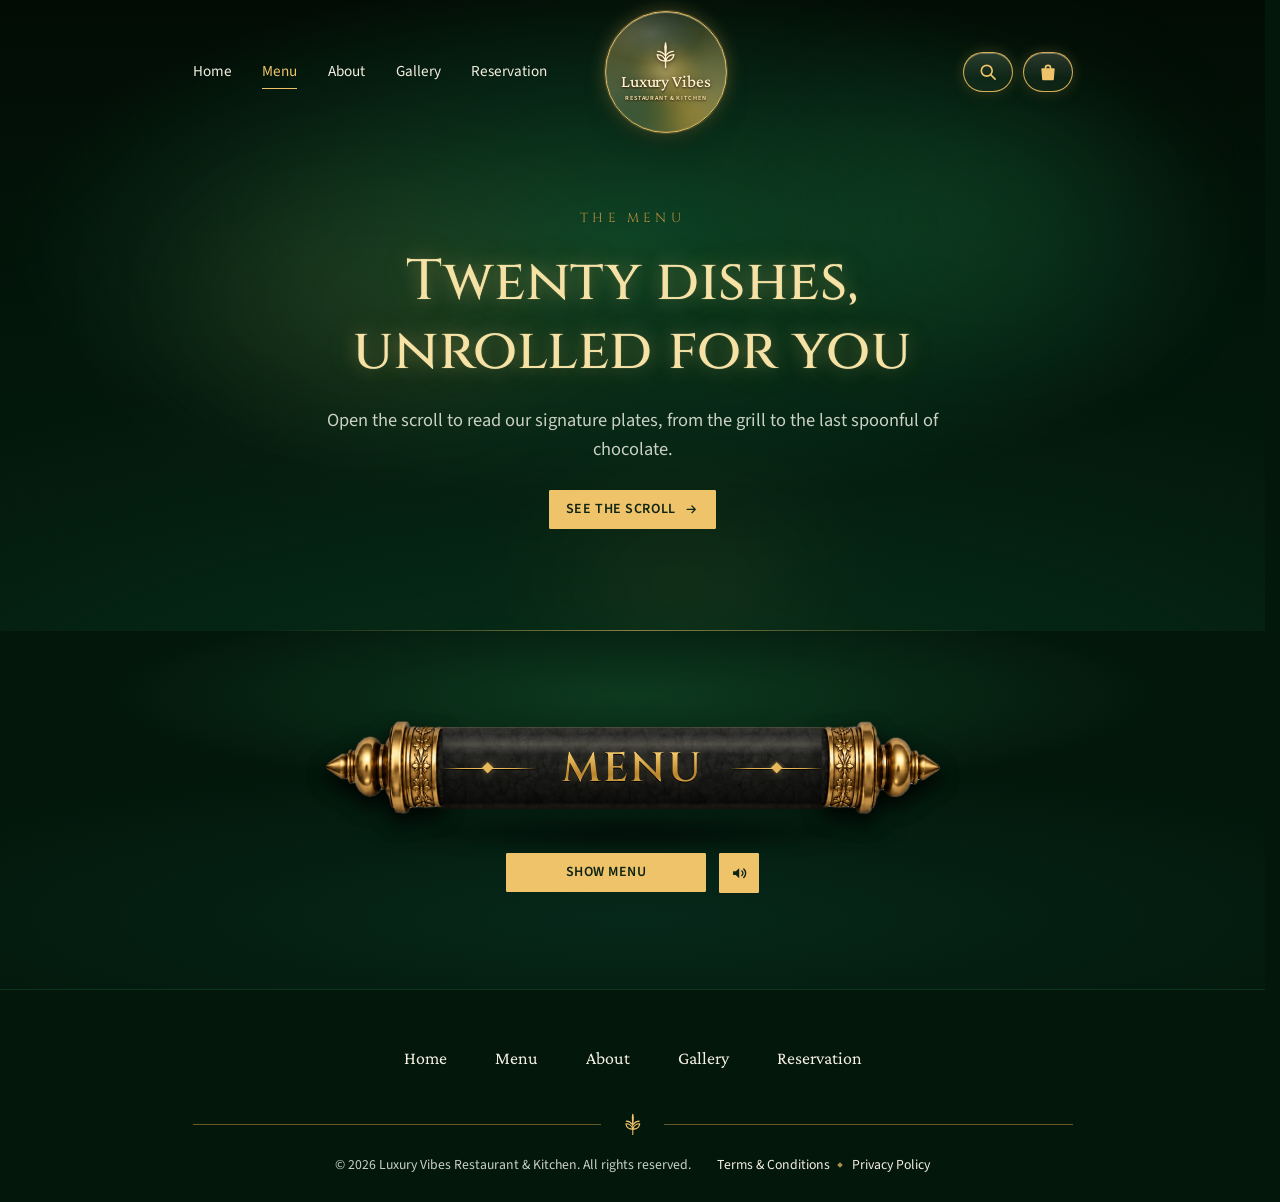
<file: menu.html>
<!doctype html>
<html lang="en">
<head>
  <meta charset="utf-8">
  <meta name="viewport" content="width=device-width, initial-scale=1, viewport-fit=cover">
  <title>Menu · Luxury Vibes</title>
  <meta name="description" content="The Luxury Vibes menu: twenty signature dishes, from herb-grilled steak to chocolate lava cake.">
  <meta name="theme-color" content="#03170b">
  <link rel="preconnect" href="https://fonts.googleapis.com">
  <link rel="preconnect" href="https://fonts.gstatic.com" crossorigin>
  <link rel="stylesheet" href="https://fonts.googleapis.com/css2?family=Cinzel:wght@500;600&family=Crimson+Pro:ital,wght@0,500;0,600;1,500&family=Source+Sans+3:wght@400;600&display=swap">
  <link rel="preload" as="image" href="assets/images/menu/cap-left.webp">
  <link rel="stylesheet" href="css/styles.css">
  <link rel="stylesheet" href="css/reservation.css">
  <link rel="stylesheet" href="css/menu.css">
  <script>document.documentElement.classList.add('js');</script>
</head>
<body class="page-menu">
  <a class="skip-link" href="#main">Skip to content</a>

  <!-- ============ HEADER ============ -->
  <header class="site-header" id="top">
    <div class="container header-inner">
      <div class="nav-scrim" data-nav-close aria-hidden="true"></div>
      <button class="nav-toggle" type="button" aria-expanded="false" aria-controls="site-nav" aria-label="Open menu">
        <span></span><span></span><span></span>
      </button>

      <nav class="site-nav" id="site-nav" aria-label="Main">
        <div class="drawer-head">
          <button class="drawer-close" type="button" data-nav-close aria-label="Close menu">
            <svg viewBox="0 0 24 24" aria-hidden="true"><path d="M6 6l12 12M18 6 6 18"/></svg>
          </button>
          <a class="drawer-brand" href="index.html" aria-label="Luxury Vibes Restaurant and Kitchen, home">
            <svg viewBox="0 0 48 48" aria-hidden="true"><use href="#icon-sprig"></use></svg>
            <span class="drawer-brand-name">Luxury Vibes</span>
            <span class="drawer-brand-sub">Restaurant &amp; Kitchen</span>
          </a>
        </div>
        <ul class="nav-list nav-list--left">
          <li><a class="nav-link" href="index.html#home">Home</a></li>
          <li><a class="nav-link is-active" href="menu.html" aria-current="page">Menu</a></li>
          <li><a class="nav-link" href="about.html">About</a></li>
          <li><a class="nav-link" href="gallery.html">Gallery</a></li>
          <li><a class="nav-link" href="reservation.html">Reservation</a></li>
        </ul>
        <ul class="nav-list nav-list--right">
          <li class="nav-action">
            <button class="icon-action" type="button" data-open-search aria-label="Search the site" aria-haspopup="dialog">
              <svg viewBox="0 0 24 24" aria-hidden="true"><circle cx="10.5" cy="10.5" r="6.5"/><path d="m15.5 15.5 5 5"/></svg>
            </button>
          </li>
          <li class="nav-action">
            <a class="icon-action icon-action--bag" href="menu.html" aria-label="Browse the menu">
              <svg viewBox="0 0 24 24" aria-hidden="true"><path class="fill" d="M5 8.5h14l-1 12.5H6L5 8.5Z"/><path d="M9 10V7a3 3 0 0 1 6 0v3"/></svg>
            </a>
          </li>
        </ul>
      </nav>

      <a class="logo" href="index.html" aria-label="Luxury Vibes Restaurant and Kitchen, home page" data-no-roll>
        <span class="logo-orb" aria-hidden="true"><span class="logo-swirl"></span><span class="logo-swirl logo-swirl--slow"></span><span class="logo-core"></span></span>
        <svg class="logo-mark" viewBox="0 0 48 48" aria-hidden="true"><use href="#icon-sprig"></use></svg>
        <span class="logo-name">Luxury Vibes</span>
        <span class="logo-sub">Restaurant &amp; Kitchen</span>
      </a>

      <div class="header-actions header-actions--mobile">
        <button class="icon-action" type="button" data-open-search aria-label="Search the site" aria-haspopup="dialog">
          <svg viewBox="0 0 24 24" aria-hidden="true"><circle cx="10.5" cy="10.5" r="6.5"/><path d="m15.5 15.5 5 5"/></svg>
        </button>
        <a class="icon-action icon-action--bag" href="menu.html" aria-label="Browse the menu">
          <svg viewBox="0 0 24 24" aria-hidden="true"><path class="fill" d="M5 8.5h14l-1 12.5H6L5 8.5Z"/><path d="M9 10V7a3 3 0 0 1 6 0v3"/></svg>
        </a>
      </div>
    </div>
  </header>

  <main id="main">
    <!-- ============ HERO ============ -->
    <section class="res-hero menu-hero" aria-labelledby="menu-title">
      <div class="res-hero-light" aria-hidden="true"><span></span><span></span><span></span></div>
      <div class="container res-hero-inner">
        <p class="res-eyebrow">The Menu</p>
        <h1 class="res-title" id="menu-title" data-split>Twenty dishes, unrolled for you</h1>
        <p class="res-lede">Open the scroll to read our signature plates, from the grill to the last spoonful of chocolate.</p>
        <a class="btn res-hero-cta" href="#scroll-section">
          <span>See the scroll</span>
          <svg class="btn-arrow" viewBox="0 0 24 24" aria-hidden="true"><use href="#icon-arrow"></use></svg>
        </a>
      </div>
    </section>

    <!-- ============ THE SCROLL ============ -->
    <section class="scroll-section" id="scroll-section" aria-labelledby="scroll-title">
      <h2 class="visually-hidden" id="scroll-title">Luxury Vibes menu</h2>
      <div class="scroll-stage" id="scroll-stage" data-state="closed">
        <div class="roller roller--top">
          <span class="cap cap--l" aria-hidden="true"><img src="assets/images/menu/cap-left.webp" alt="" width="342" height="297" decoding="async"><span class="cap-band"></span><span class="cap-shine"></span></span>
          <div class="rod"><span class="rod-label" aria-hidden="true"><i></i>Menu<i></i></span></div>
          <span class="cap cap--r" aria-hidden="true"><img src="assets/images/menu/cap-right.webp" alt="" width="342" height="297" decoding="async"><span class="cap-band"></span><span class="cap-shine"></span></span>
        </div>

        <div class="sheet-wrap" id="menu-sheet" aria-hidden="true" inert>
          <article class="sheet" aria-label="Menu">
            <header class="sheet-head">
              <svg class="sheet-crest" viewBox="0 0 48 48" aria-hidden="true"><use href="#icon-sprig"></use></svg>
              <p class="sheet-brand">Luxury Vibes · Restaurant &amp; Kitchen</p>
              <h3 class="sheet-title">Menu</h3>
              <p class="sheet-sub">À la carte · served daily from 11am</p>
            </header>
            <div class="dishes">
              <ol class="dish-col" id="dish-col-1"></ol>
              <ol class="dish-col" id="dish-col-2" start="11"></ol>
            </div>
            <footer class="sheet-foot">
              <span class="sheet-rule" aria-hidden="true"></span>
              <p>Prices in US dollars. Please tell your server about any allergies before ordering.</p>
            </footer>
          </article>
          <span class="sheet-ripple" aria-hidden="true"></span>
          <span class="sheet-shade sheet-shade--top" aria-hidden="true"></span>
          <span class="sheet-shade sheet-shade--bottom" aria-hidden="true"></span>
        </div>

        <div class="roller roller--bottom" aria-hidden="true">
          <span class="cap cap--l" aria-hidden="true"><img src="assets/images/menu/cap-left.webp" alt="" width="342" height="297" decoding="async"><span class="cap-band"></span><span class="cap-shine"></span></span>
          <div class="rod"></div>
          <span class="cap cap--r" aria-hidden="true"><img src="assets/images/menu/cap-right.webp" alt="" width="342" height="297" decoding="async"><span class="cap-band"></span><span class="cap-shine"></span></span>
        </div>
        <span class="scroll-floor" aria-hidden="true"></span>
      </div>

      <div class="scroll-controls">
        <button class="btn scroll-toggle" type="button" id="scroll-toggle" aria-controls="menu-sheet" aria-expanded="false">
          <span data-label>Show Menu</span>
        </button>
        <button class="btn btn--icon scroll-mute" type="button" id="scroll-mute" aria-pressed="false" aria-label="Mute the scroll sound">
          <svg viewBox="0 0 24 24" aria-hidden="true"><use href="#icon-sound"></use></svg>
        </button>
      </div>
      <p class="visually-hidden" id="scroll-status" role="status" aria-live="polite"></p>
    </section>
  </main>

  <!-- ============ FOOTER ============ -->
  <footer class="site-footer" id="site-footer">
    <div class="container footer-inner">
      <nav class="footer-nav" aria-label="Footer">
        <ul>
          <li><a href="index.html">Home</a></li>
          <li><a href="menu.html">Menu</a></li>
          <li><a href="about.html">About</a></li>
          <li><a href="gallery.html">Gallery</a></li>
          <li><a href="reservation.html">Reservation</a></li>
        </ul>
      </nav>
      <div class="footer-ornament" aria-hidden="true">
        <svg viewBox="0 0 48 48"><use href="#icon-sprig"></use></svg>
      </div>
      <p class="footer-legal">
        <span class="footer-copy">&copy; <span data-year>2026</span> Luxury Vibes Restaurant &amp; Kitchen. <span class="nw">All rights reserved.</span></span>
        <span class="footer-legal-links"><a href="terms.html">Terms &amp; Conditions</a><a href="privacy.html">Privacy Policy</a></span>
      </p>
    </div>
  </footer>

  <!-- ============ SEARCH DIALOG ============ -->
  <dialog class="search-dialog" id="search-dialog" aria-labelledby="search-label">
    <form class="search-form" method="dialog" role="search">
      <label class="search-label" id="search-label" for="site-search">Search Luxury Vibes</label>
      <div class="search-row">
        <svg viewBox="0 0 24 24" aria-hidden="true"><circle cx="10.5" cy="10.5" r="6.5"/><path d="m15.5 15.5 5 5"/></svg>
        <input id="site-search" type="search" placeholder="Try “tikka”, “jalebi” or “hours”" autocomplete="off" aria-controls="search-results">
        <button class="btn btn--icon search-close" type="button" data-close-search aria-label="Close search">
          <svg viewBox="0 0 24 24" aria-hidden="true"><path d="M6 6l12 12M18 6 6 18"/></svg>
        </button>
      </div>
      <ul class="search-results" id="search-results" aria-live="polite"></ul>
    </form>
  </dialog>

  <!-- ============ ICON SPRITE ============ -->
  <svg class="sprite" aria-hidden="true" focusable="false">
    <symbol id="icon-arrow" viewBox="0 0 24 24"><path d="M5 12h13M13 6.5 18.5 12 13 17.5" fill="none" stroke="currentColor" stroke-width="2" stroke-linecap="round" stroke-linejoin="round"/></symbol>
    <symbol id="icon-chev-left" viewBox="0 0 24 24"><path d="M14.5 6 8.5 12l6 6" fill="none" stroke="currentColor" stroke-width="2" stroke-linecap="round" stroke-linejoin="round"/></symbol>
    <symbol id="icon-chev-right" viewBox="0 0 24 24"><path d="m9.5 6 6 6-6 6" fill="none" stroke="currentColor" stroke-width="2" stroke-linecap="round" stroke-linejoin="round"/></symbol>
    <symbol id="icon-leaf" viewBox="0 0 48 48">
      <g fill="none" stroke="currentColor" stroke-width="1.6" stroke-linecap="round" stroke-linejoin="round">
        <path d="M9 39C7 25 15 11 40 8c1 20-9 33-26 31"/>
        <path d="M6 42 33 15"/>
        <path d="M14 33l-1-8M19 28l-1-9M24 23l0-8M29 19l1-6M18 34l8 0M23 29l9-1M27 24l8-2"/>
      </g>
    </symbol>
    <symbol id="icon-chef" viewBox="0 0 48 48">
      <g fill="none" stroke="currentColor" stroke-width="1.8" stroke-linejoin="round" stroke-linecap="round">
        <path d="M14 28c-4.5-.6-7.5-4-7.5-8.2a8 8 0 0 1 11-7.4A8.5 8.5 0 0 1 24 9a8.5 8.5 0 0 1 6.5 3.4 8 8 0 0 1 11 7.4c0 4.2-3 7.6-7.5 8.2"/>
        <path d="M14 26v13h20V26"/>
        <path d="M14 33h20M20 33v6M28 33v6"/>
      </g>
    </symbol>
    <symbol id="icon-sprig" viewBox="0 0 48 48">
      <g fill="none" stroke="currentColor" stroke-width="2" stroke-linejoin="round" stroke-linecap="round">
        <path d="M24 44V22"/>
        <path d="M24 26c0-7 2.5-12 0-20-2.5 8 0 13 0 20Z" fill="currentColor"/>
        <path d="M24 34c-2-7-7-10-13-10 1 6 6 10 13 10Z"/>
        <path d="M24 34c2-7 7-10 13-10-1 6-6 10-13 10Z"/>
        <path d="M23 25c-3-4-7-6-11-6M25 25c3-4 7-6 11-6"/>
      </g>
    </symbol>
    <symbol id="icon-sound" viewBox="0 0 24 24"><path d="M4 9.5h3.5L12 5.5v13l-4.5-4H4z" fill="currentColor"/><path d="M15.5 9a4 4 0 0 1 0 6M18 6.5a7.5 7.5 0 0 1 0 11" fill="none" stroke="currentColor" stroke-width="1.8" stroke-linecap="round"/></symbol>
    <symbol id="icon-mute" viewBox="0 0 24 24"><path d="M4 9.5h3.5L12 5.5v13l-4.5-4H4z" fill="currentColor"/><path d="M16 9.5l5 5M21 9.5l-5 5" fill="none" stroke="currentColor" stroke-width="1.8" stroke-linecap="round"/></symbol>
  </svg>

  <script src="js/main.js" defer></script>
  <script src="js/motion.js" defer></script>
  <script src="js/smoke.js" defer></script>
  <script src="https://cdnjs.cloudflare.com/ajax/libs/gsap/3.12.5/gsap.min.js" defer></script>
  <script src="js/menu-data.js" defer></script>
  <script src="js/menu.js" defer></script>
</body>
</html>
</file>
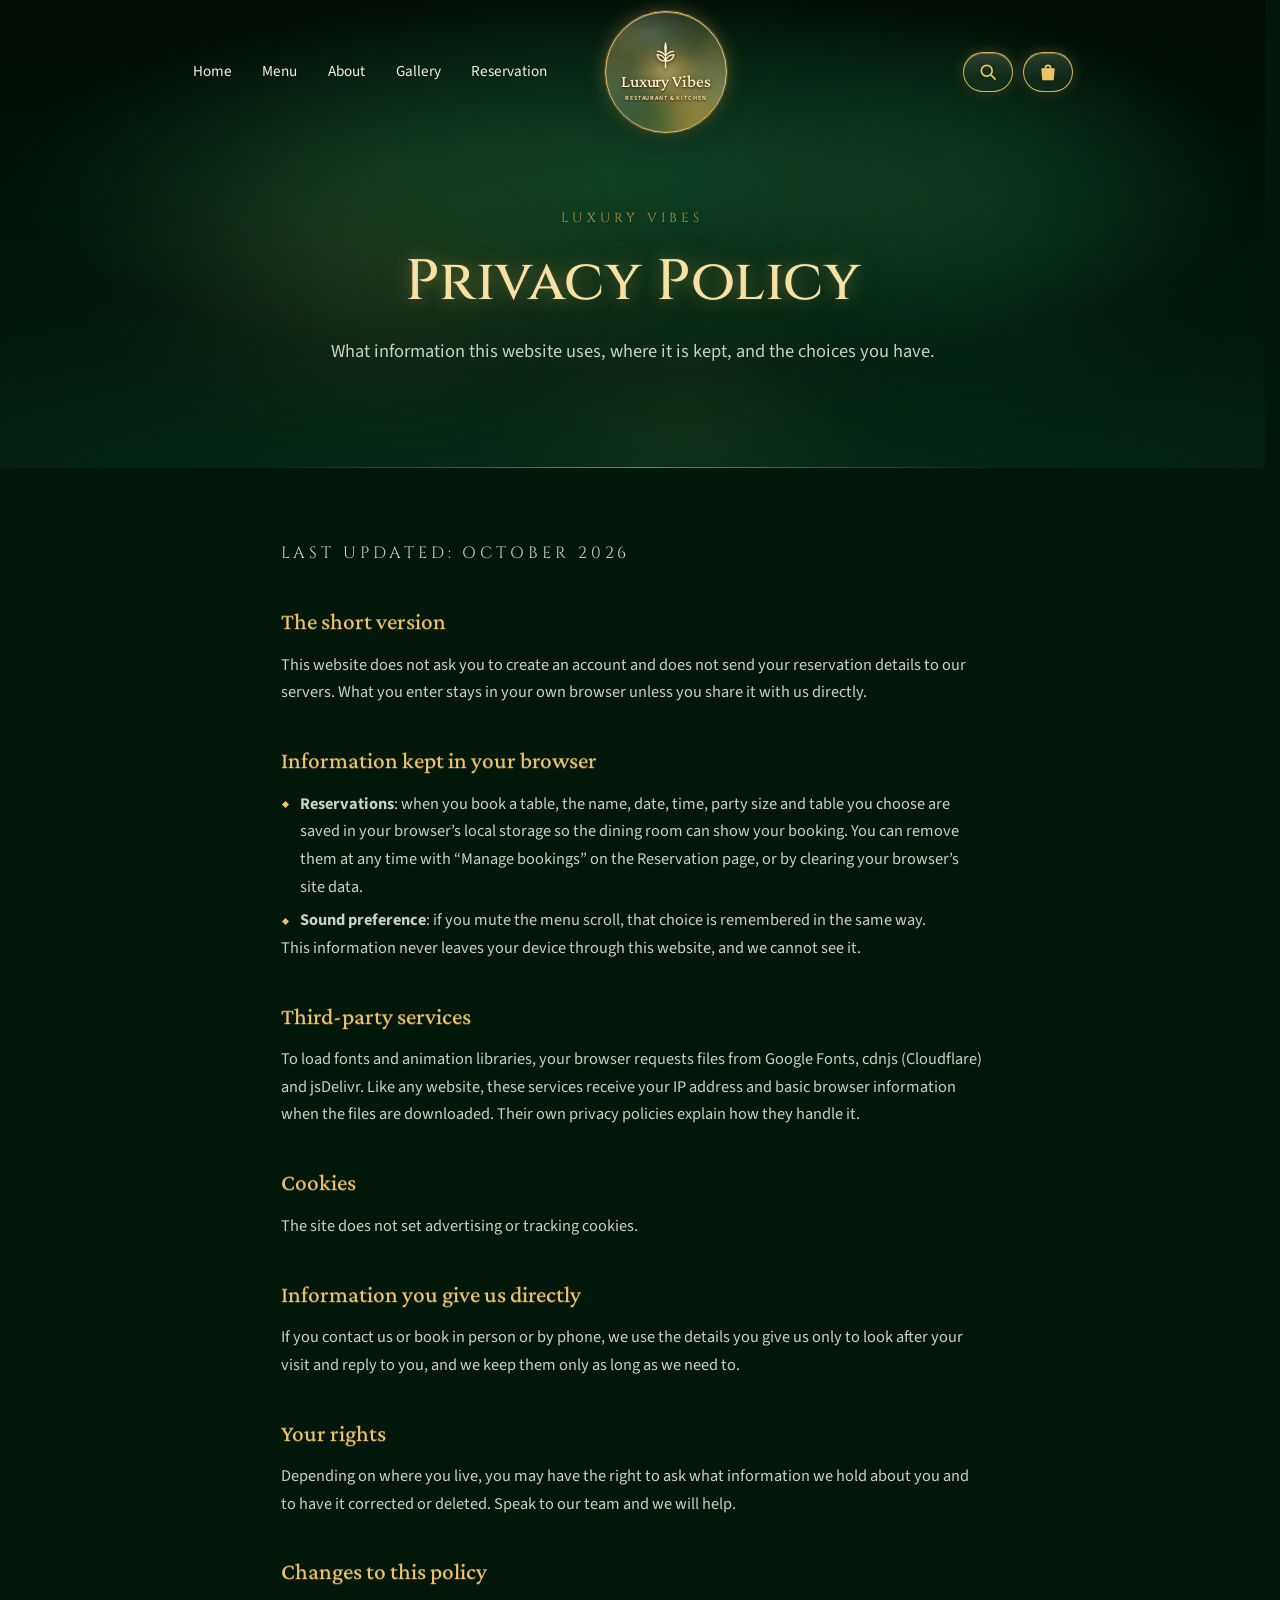
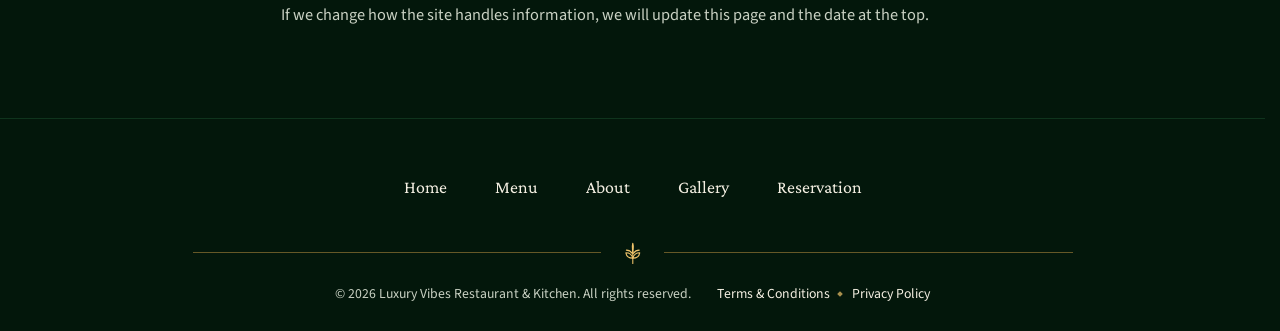
<file: privacy.html>
<!doctype html>
<html lang="en">
<head>
  <meta charset="utf-8">
  <meta name="viewport" content="width=device-width, initial-scale=1, viewport-fit=cover">
  <title>Privacy Policy · Luxury Vibes</title>
  <meta name="description" content="How the Luxury Vibes website handles your information.">
  <meta name="theme-color" content="#03170b">
  <link rel="preconnect" href="https://fonts.googleapis.com">
  <link rel="preconnect" href="https://fonts.gstatic.com" crossorigin>
  <link rel="stylesheet" href="https://fonts.googleapis.com/css2?family=Cinzel:wght@500;600&family=Crimson+Pro:ital,wght@0,500;0,600;1,500&family=Source+Sans+3:wght@400;600&display=swap">
  <link rel="stylesheet" href="css/styles.css">
  <link rel="stylesheet" href="css/reservation.css">
  <script>document.documentElement.classList.add('js');</script>
</head>
<body class="page-legal">
  <a class="skip-link" href="#main">Skip to content</a>

  <!-- ============ HEADER ============ -->
  <header class="site-header" id="top">
    <div class="container header-inner">
      <div class="nav-scrim" data-nav-close aria-hidden="true"></div>
      <button class="nav-toggle" type="button" aria-expanded="false" aria-controls="site-nav" aria-label="Open menu">
        <span></span><span></span><span></span>
      </button>

      <nav class="site-nav" id="site-nav" aria-label="Main">
        <div class="drawer-head">
          <button class="drawer-close" type="button" data-nav-close aria-label="Close menu">
            <svg viewBox="0 0 24 24" aria-hidden="true"><path d="M6 6l12 12M18 6 6 18"/></svg>
          </button>
          <a class="drawer-brand" href="index.html" aria-label="Luxury Vibes Restaurant and Kitchen, home">
            <svg viewBox="0 0 48 48" aria-hidden="true"><use href="#icon-sprig"></use></svg>
            <span class="drawer-brand-name">Luxury Vibes</span>
            <span class="drawer-brand-sub">Restaurant &amp; Kitchen</span>
          </a>
        </div>
        <ul class="nav-list nav-list--left">
          <li><a class="nav-link" href="index.html#home">Home</a></li>
          <li><a class="nav-link" href="menu.html">Menu</a></li>
          <li><a class="nav-link" href="about.html">About</a></li>
          <li><a class="nav-link" href="gallery.html">Gallery</a></li>
          <li><a class="nav-link" href="reservation.html">Reservation</a></li>
        </ul>
        <ul class="nav-list nav-list--right">
          <li class="nav-action">
            <button class="icon-action" type="button" data-open-search aria-label="Search the site" aria-haspopup="dialog">
              <svg viewBox="0 0 24 24" aria-hidden="true"><circle cx="10.5" cy="10.5" r="6.5"/><path d="m15.5 15.5 5 5"/></svg>
            </button>
          </li>
          <li class="nav-action">
            <a class="icon-action icon-action--bag" href="menu.html" aria-label="Browse the menu">
              <svg viewBox="0 0 24 24" aria-hidden="true"><path class="fill" d="M5 8.5h14l-1 12.5H6L5 8.5Z"/><path d="M9 10V7a3 3 0 0 1 6 0v3"/></svg>
            </a>
          </li>
        </ul>
      </nav>

      <a class="logo" href="index.html" aria-label="Luxury Vibes Restaurant and Kitchen, home page" data-no-roll>
        <span class="logo-orb" aria-hidden="true"><span class="logo-swirl"></span><span class="logo-swirl logo-swirl--slow"></span><span class="logo-core"></span></span>
        <svg class="logo-mark" viewBox="0 0 48 48" aria-hidden="true"><use href="#icon-sprig"></use></svg>
        <span class="logo-name">Luxury Vibes</span>
        <span class="logo-sub">Restaurant &amp; Kitchen</span>
      </a>

      <div class="header-actions header-actions--mobile">
        <button class="icon-action" type="button" data-open-search aria-label="Search the site" aria-haspopup="dialog">
          <svg viewBox="0 0 24 24" aria-hidden="true"><circle cx="10.5" cy="10.5" r="6.5"/><path d="m15.5 15.5 5 5"/></svg>
        </button>
        <a class="icon-action icon-action--bag" href="menu.html" aria-label="Browse the menu">
          <svg viewBox="0 0 24 24" aria-hidden="true"><path class="fill" d="M5 8.5h14l-1 12.5H6L5 8.5Z"/><path d="M9 10V7a3 3 0 0 1 6 0v3"/></svg>
        </a>
      </div>
    </div>
  </header>

  <main id="main">
    <section class="res-hero legal-hero" aria-labelledby="legal-title">
      <div class="res-hero-light" aria-hidden="true"><span></span><span></span><span></span></div>
      <div class="container res-hero-inner">
        <p class="res-eyebrow">Luxury Vibes</p>
        <h1 class="res-title" id="legal-title" data-split>Privacy Policy</h1>
        <p class="res-lede">What information this website uses, where it is kept, and the choices you have.</p>
      </div>
    </section>

    <section class="legal">
      <div class="container legal-body">
        <p class="legal-updated">Last updated: <span data-updated>October 2026</span></p>

        <h2>The short version</h2>
        <p>This website does not ask you to create an account and does not send your reservation details to our servers. What you enter stays in your own browser unless you share it with us directly.</p>

        <h2>Information kept in your browser</h2>
        <ul>
          <li><strong>Reservations</strong>: when you book a table, the name, date, time, party size and table you choose are saved in your browser’s local storage so the dining room can show your booking. You can remove them at any time with “Manage bookings” on the Reservation page, or by clearing your browser’s site data.</li>
          <li><strong>Sound preference</strong>: if you mute the menu scroll, that choice is remembered in the same way.</li>
        </ul>
        <p>This information never leaves your device through this website, and we cannot see it.</p>

        <h2>Third-party services</h2>
        <p>To load fonts and animation libraries, your browser requests files from Google Fonts, cdnjs (Cloudflare) and jsDelivr. Like any website, these services receive your IP address and basic browser information when the files are downloaded. Their own privacy policies explain how they handle it.</p>

        <h2>Cookies</h2>
        <p>The site does not set advertising or tracking cookies.</p>

        <h2>Information you give us directly</h2>
        <p>If you contact us or book in person or by phone, we use the details you give us only to look after your visit and reply to you, and we keep them only as long as we need to.</p>

        <h2>Your rights</h2>
        <p>Depending on where you live, you may have the right to ask what information we hold about you and to have it corrected or deleted. Speak to our team and we will help.</p>

        <h2>Changes to this policy</h2>
        <p>If we change how the site handles information, we will update this page and the date at the top.</p>
      </div>
    </section>
  </main>

  <footer class="site-footer" id="site-footer">
    <div class="container footer-inner">
      <nav class="footer-nav" aria-label="Footer">
        <ul>
          <li><a href="index.html">Home</a></li>
          <li><a href="menu.html">Menu</a></li>
          <li><a href="about.html">About</a></li>
          <li><a href="gallery.html">Gallery</a></li>
          <li><a href="reservation.html">Reservation</a></li>
        </ul>
      </nav>
      <div class="footer-ornament" aria-hidden="true">
        <svg viewBox="0 0 48 48"><use href="#icon-sprig"></use></svg>
      </div>
      <p class="footer-legal">
        <span class="footer-copy">&copy; <span data-year>2026</span> Luxury Vibes Restaurant &amp; Kitchen. <span class="nw">All rights reserved.</span></span>
        <span class="footer-legal-links"><a href="terms.html">Terms &amp; Conditions</a><a href="privacy.html">Privacy Policy</a></span>
      </p>
    </div>
  </footer>

  <!-- ============ SEARCH DIALOG ============ -->
  <dialog class="search-dialog" id="search-dialog" aria-labelledby="search-label">
    <form class="search-form" method="dialog" role="search">
      <label class="search-label" id="search-label" for="site-search">Search Luxury Vibes</label>
      <div class="search-row">
        <svg viewBox="0 0 24 24" aria-hidden="true"><circle cx="10.5" cy="10.5" r="6.5"/><path d="m15.5 15.5 5 5"/></svg>
        <input id="site-search" type="search" placeholder="Try “tikka”, “jalebi” or “hours”" autocomplete="off" aria-controls="search-results">
        <button class="btn btn--icon search-close" type="button" data-close-search aria-label="Close search">
          <svg viewBox="0 0 24 24" aria-hidden="true"><path d="M6 6l12 12M18 6 6 18"/></svg>
        </button>
      </div>
      <ul class="search-results" id="search-results" aria-live="polite"></ul>
    </form>
  </dialog>

  <!-- ============ ICON SPRITE ============ -->
  <svg class="sprite" aria-hidden="true" focusable="false">
    <symbol id="icon-arrow" viewBox="0 0 24 24"><path d="M5 12h13M13 6.5 18.5 12 13 17.5" fill="none" stroke="currentColor" stroke-width="2" stroke-linecap="round" stroke-linejoin="round"/></symbol>
    <symbol id="icon-chev-left" viewBox="0 0 24 24"><path d="M14.5 6 8.5 12l6 6" fill="none" stroke="currentColor" stroke-width="2" stroke-linecap="round" stroke-linejoin="round"/></symbol>
    <symbol id="icon-chev-right" viewBox="0 0 24 24"><path d="m9.5 6 6 6-6 6" fill="none" stroke="currentColor" stroke-width="2" stroke-linecap="round" stroke-linejoin="round"/></symbol>
    <symbol id="icon-leaf" viewBox="0 0 48 48">
      <g fill="none" stroke="currentColor" stroke-width="1.6" stroke-linecap="round" stroke-linejoin="round">
        <path d="M9 39C7 25 15 11 40 8c1 20-9 33-26 31"/>
        <path d="M6 42 33 15"/>
        <path d="M14 33l-1-8M19 28l-1-9M24 23l0-8M29 19l1-6M18 34l8 0M23 29l9-1M27 24l8-2"/>
      </g>
    </symbol>
    <symbol id="icon-chef" viewBox="0 0 48 48">
      <g fill="none" stroke="currentColor" stroke-width="1.8" stroke-linejoin="round" stroke-linecap="round">
        <path d="M14 28c-4.5-.6-7.5-4-7.5-8.2a8 8 0 0 1 11-7.4A8.5 8.5 0 0 1 24 9a8.5 8.5 0 0 1 6.5 3.4 8 8 0 0 1 11 7.4c0 4.2-3 7.6-7.5 8.2"/>
        <path d="M14 26v13h20V26"/>
        <path d="M14 33h20M20 33v6M28 33v6"/>
      </g>
    </symbol>
    <symbol id="icon-sprig" viewBox="0 0 48 48">
      <g fill="none" stroke="currentColor" stroke-width="2" stroke-linejoin="round" stroke-linecap="round">
        <path d="M24 44V22"/>
        <path d="M24 26c0-7 2.5-12 0-20-2.5 8 0 13 0 20Z" fill="currentColor"/>
        <path d="M24 34c-2-7-7-10-13-10 1 6 6 10 13 10Z"/>
        <path d="M24 34c2-7 7-10 13-10-1 6-6 10-13 10Z"/>
        <path d="M23 25c-3-4-7-6-11-6M25 25c3-4 7-6 11-6"/>
      </g>
    </symbol>
    <symbol id="icon-sound" viewBox="0 0 24 24"><path d="M4 9.5h3.5L12 5.5v13l-4.5-4H4z" fill="currentColor"/><path d="M15.5 9a4 4 0 0 1 0 6M18 6.5a7.5 7.5 0 0 1 0 11" fill="none" stroke="currentColor" stroke-width="1.8" stroke-linecap="round"/></symbol>
    <symbol id="icon-mute" viewBox="0 0 24 24"><path d="M4 9.5h3.5L12 5.5v13l-4.5-4H4z" fill="currentColor"/><path d="M16 9.5l5 5M21 9.5l-5 5" fill="none" stroke="currentColor" stroke-width="1.8" stroke-linecap="round"/></symbol>
  </svg>

  <script src="js/main.js" defer></script>
  <script src="js/motion.js" defer></script>
  <script src="js/smoke.js" defer></script>
</body>
</html>
</file>
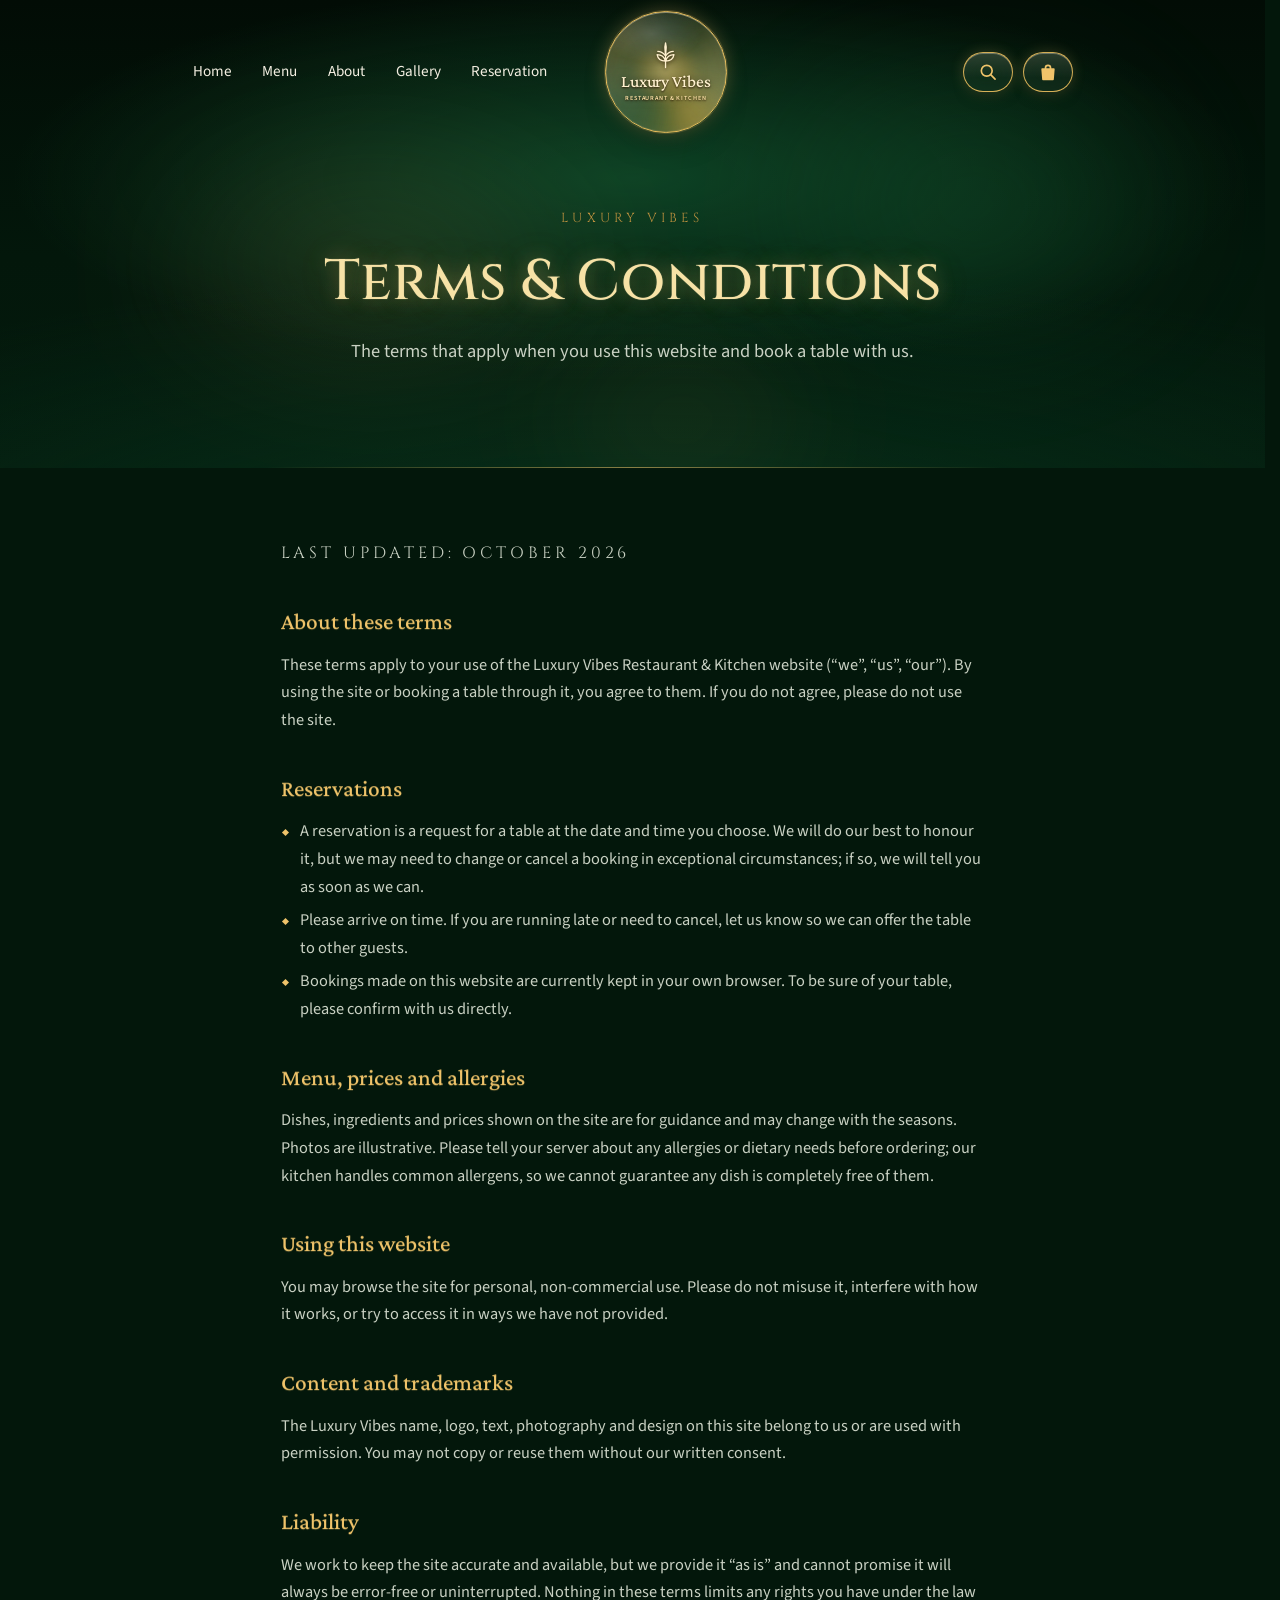
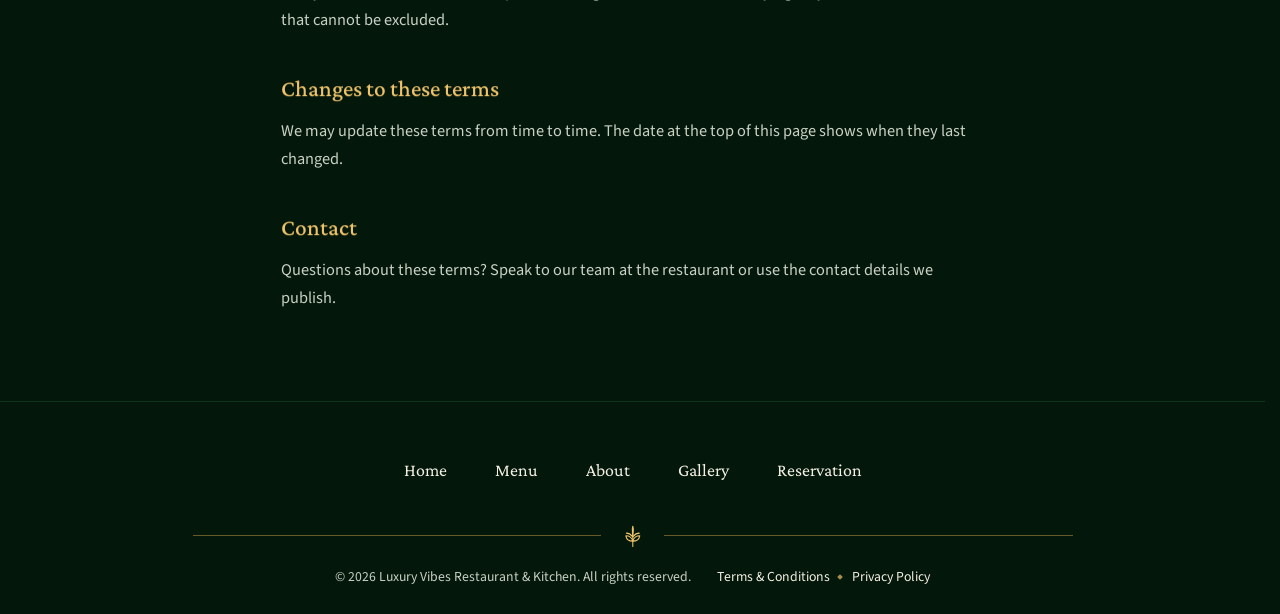
<file: terms.html>
<!doctype html>
<html lang="en">
<head>
  <meta charset="utf-8">
  <meta name="viewport" content="width=device-width, initial-scale=1, viewport-fit=cover">
  <title>Terms &amp; Conditions · Luxury Vibes</title>
  <meta name="description" content="Terms and conditions for using the Luxury Vibes website and booking a table.">
  <meta name="theme-color" content="#03170b">
  <link rel="preconnect" href="https://fonts.googleapis.com">
  <link rel="preconnect" href="https://fonts.gstatic.com" crossorigin>
  <link rel="stylesheet" href="https://fonts.googleapis.com/css2?family=Cinzel:wght@500;600&family=Crimson+Pro:ital,wght@0,500;0,600;1,500&family=Source+Sans+3:wght@400;600&display=swap">
  <link rel="stylesheet" href="css/styles.css">
  <link rel="stylesheet" href="css/reservation.css">
  <script>document.documentElement.classList.add('js');</script>
</head>
<body class="page-legal">
  <a class="skip-link" href="#main">Skip to content</a>

  <!-- ============ HEADER ============ -->
  <header class="site-header" id="top">
    <div class="container header-inner">
      <div class="nav-scrim" data-nav-close aria-hidden="true"></div>
      <button class="nav-toggle" type="button" aria-expanded="false" aria-controls="site-nav" aria-label="Open menu">
        <span></span><span></span><span></span>
      </button>

      <nav class="site-nav" id="site-nav" aria-label="Main">
        <div class="drawer-head">
          <button class="drawer-close" type="button" data-nav-close aria-label="Close menu">
            <svg viewBox="0 0 24 24" aria-hidden="true"><path d="M6 6l12 12M18 6 6 18"/></svg>
          </button>
          <a class="drawer-brand" href="index.html" aria-label="Luxury Vibes Restaurant and Kitchen, home">
            <svg viewBox="0 0 48 48" aria-hidden="true"><use href="#icon-sprig"></use></svg>
            <span class="drawer-brand-name">Luxury Vibes</span>
            <span class="drawer-brand-sub">Restaurant &amp; Kitchen</span>
          </a>
        </div>
        <ul class="nav-list nav-list--left">
          <li><a class="nav-link" href="index.html#home">Home</a></li>
          <li><a class="nav-link" href="menu.html">Menu</a></li>
          <li><a class="nav-link" href="about.html">About</a></li>
          <li><a class="nav-link" href="gallery.html">Gallery</a></li>
          <li><a class="nav-link" href="reservation.html">Reservation</a></li>
        </ul>
        <ul class="nav-list nav-list--right">
          <li class="nav-action">
            <button class="icon-action" type="button" data-open-search aria-label="Search the site" aria-haspopup="dialog">
              <svg viewBox="0 0 24 24" aria-hidden="true"><circle cx="10.5" cy="10.5" r="6.5"/><path d="m15.5 15.5 5 5"/></svg>
            </button>
          </li>
          <li class="nav-action">
            <a class="icon-action icon-action--bag" href="menu.html" aria-label="Browse the menu">
              <svg viewBox="0 0 24 24" aria-hidden="true"><path class="fill" d="M5 8.5h14l-1 12.5H6L5 8.5Z"/><path d="M9 10V7a3 3 0 0 1 6 0v3"/></svg>
            </a>
          </li>
        </ul>
      </nav>

      <a class="logo" href="index.html" aria-label="Luxury Vibes Restaurant and Kitchen, home page" data-no-roll>
        <span class="logo-orb" aria-hidden="true"><span class="logo-swirl"></span><span class="logo-swirl logo-swirl--slow"></span><span class="logo-core"></span></span>
        <svg class="logo-mark" viewBox="0 0 48 48" aria-hidden="true"><use href="#icon-sprig"></use></svg>
        <span class="logo-name">Luxury Vibes</span>
        <span class="logo-sub">Restaurant &amp; Kitchen</span>
      </a>

      <div class="header-actions header-actions--mobile">
        <button class="icon-action" type="button" data-open-search aria-label="Search the site" aria-haspopup="dialog">
          <svg viewBox="0 0 24 24" aria-hidden="true"><circle cx="10.5" cy="10.5" r="6.5"/><path d="m15.5 15.5 5 5"/></svg>
        </button>
        <a class="icon-action icon-action--bag" href="menu.html" aria-label="Browse the menu">
          <svg viewBox="0 0 24 24" aria-hidden="true"><path class="fill" d="M5 8.5h14l-1 12.5H6L5 8.5Z"/><path d="M9 10V7a3 3 0 0 1 6 0v3"/></svg>
        </a>
      </div>
    </div>
  </header>

  <main id="main">
    <section class="res-hero legal-hero" aria-labelledby="legal-title">
      <div class="res-hero-light" aria-hidden="true"><span></span><span></span><span></span></div>
      <div class="container res-hero-inner">
        <p class="res-eyebrow">Luxury Vibes</p>
        <h1 class="res-title" id="legal-title" data-split>Terms &amp; Conditions</h1>
        <p class="res-lede">The terms that apply when you use this website and book a table with us.</p>
      </div>
    </section>

    <section class="legal">
      <div class="container legal-body">
        <p class="legal-updated">Last updated: <span data-updated>October 2026</span></p>

        <h2>About these terms</h2>
        <p>These terms apply to your use of the Luxury Vibes Restaurant &amp; Kitchen website (“we”, “us”, “our”). By using the site or booking a table through it, you agree to them. If you do not agree, please do not use the site.</p>

        <h2>Reservations</h2>
        <ul>
          <li>A reservation is a request for a table at the date and time you choose. We will do our best to honour it, but we may need to change or cancel a booking in exceptional circumstances; if so, we will tell you as soon as we can.</li>
          <li>Please arrive on time. If you are running late or need to cancel, let us know so we can offer the table to other guests.</li>
          <li>Bookings made on this website are currently kept in your own browser. To be sure of your table, please confirm with us directly.</li>
        </ul>

        <h2>Menu, prices and allergies</h2>
        <p>Dishes, ingredients and prices shown on the site are for guidance and may change with the seasons. Photos are illustrative. Please tell your server about any allergies or dietary needs before ordering; our kitchen handles common allergens, so we cannot guarantee any dish is completely free of them.</p>

        <h2>Using this website</h2>
        <p>You may browse the site for personal, non-commercial use. Please do not misuse it, interfere with how it works, or try to access it in ways we have not provided.</p>

        <h2>Content and trademarks</h2>
        <p>The Luxury Vibes name, logo, text, photography and design on this site belong to us or are used with permission. You may not copy or reuse them without our written consent.</p>

        <h2>Liability</h2>
        <p>We work to keep the site accurate and available, but we provide it “as is” and cannot promise it will always be error-free or uninterrupted. Nothing in these terms limits any rights you have under the law that cannot be excluded.</p>

        <h2>Changes to these terms</h2>
        <p>We may update these terms from time to time. The date at the top of this page shows when they last changed.</p>

        <h2>Contact</h2>
        <p>Questions about these terms? Speak to our team at the restaurant or use the contact details we publish.</p>
      </div>
    </section>
  </main>

  <footer class="site-footer" id="site-footer">
    <div class="container footer-inner">
      <nav class="footer-nav" aria-label="Footer">
        <ul>
          <li><a href="index.html">Home</a></li>
          <li><a href="menu.html">Menu</a></li>
          <li><a href="about.html">About</a></li>
          <li><a href="gallery.html">Gallery</a></li>
          <li><a href="reservation.html">Reservation</a></li>
        </ul>
      </nav>
      <div class="footer-ornament" aria-hidden="true">
        <svg viewBox="0 0 48 48"><use href="#icon-sprig"></use></svg>
      </div>
      <p class="footer-legal">
        <span class="footer-copy">&copy; <span data-year>2026</span> Luxury Vibes Restaurant &amp; Kitchen. <span class="nw">All rights reserved.</span></span>
        <span class="footer-legal-links"><a href="terms.html">Terms &amp; Conditions</a><a href="privacy.html">Privacy Policy</a></span>
      </p>
    </div>
  </footer>

  <!-- ============ SEARCH DIALOG ============ -->
  <dialog class="search-dialog" id="search-dialog" aria-labelledby="search-label">
    <form class="search-form" method="dialog" role="search">
      <label class="search-label" id="search-label" for="site-search">Search Luxury Vibes</label>
      <div class="search-row">
        <svg viewBox="0 0 24 24" aria-hidden="true"><circle cx="10.5" cy="10.5" r="6.5"/><path d="m15.5 15.5 5 5"/></svg>
        <input id="site-search" type="search" placeholder="Try “tikka”, “jalebi” or “hours”" autocomplete="off" aria-controls="search-results">
        <button class="btn btn--icon search-close" type="button" data-close-search aria-label="Close search">
          <svg viewBox="0 0 24 24" aria-hidden="true"><path d="M6 6l12 12M18 6 6 18"/></svg>
        </button>
      </div>
      <ul class="search-results" id="search-results" aria-live="polite"></ul>
    </form>
  </dialog>

  <!-- ============ ICON SPRITE ============ -->
  <svg class="sprite" aria-hidden="true" focusable="false">
    <symbol id="icon-arrow" viewBox="0 0 24 24"><path d="M5 12h13M13 6.5 18.5 12 13 17.5" fill="none" stroke="currentColor" stroke-width="2" stroke-linecap="round" stroke-linejoin="round"/></symbol>
    <symbol id="icon-chev-left" viewBox="0 0 24 24"><path d="M14.5 6 8.5 12l6 6" fill="none" stroke="currentColor" stroke-width="2" stroke-linecap="round" stroke-linejoin="round"/></symbol>
    <symbol id="icon-chev-right" viewBox="0 0 24 24"><path d="m9.5 6 6 6-6 6" fill="none" stroke="currentColor" stroke-width="2" stroke-linecap="round" stroke-linejoin="round"/></symbol>
    <symbol id="icon-leaf" viewBox="0 0 48 48">
      <g fill="none" stroke="currentColor" stroke-width="1.6" stroke-linecap="round" stroke-linejoin="round">
        <path d="M9 39C7 25 15 11 40 8c1 20-9 33-26 31"/>
        <path d="M6 42 33 15"/>
        <path d="M14 33l-1-8M19 28l-1-9M24 23l0-8M29 19l1-6M18 34l8 0M23 29l9-1M27 24l8-2"/>
      </g>
    </symbol>
    <symbol id="icon-chef" viewBox="0 0 48 48">
      <g fill="none" stroke="currentColor" stroke-width="1.8" stroke-linejoin="round" stroke-linecap="round">
        <path d="M14 28c-4.5-.6-7.5-4-7.5-8.2a8 8 0 0 1 11-7.4A8.5 8.5 0 0 1 24 9a8.5 8.5 0 0 1 6.5 3.4 8 8 0 0 1 11 7.4c0 4.2-3 7.6-7.5 8.2"/>
        <path d="M14 26v13h20V26"/>
        <path d="M14 33h20M20 33v6M28 33v6"/>
      </g>
    </symbol>
    <symbol id="icon-sprig" viewBox="0 0 48 48">
      <g fill="none" stroke="currentColor" stroke-width="2" stroke-linejoin="round" stroke-linecap="round">
        <path d="M24 44V22"/>
        <path d="M24 26c0-7 2.5-12 0-20-2.5 8 0 13 0 20Z" fill="currentColor"/>
        <path d="M24 34c-2-7-7-10-13-10 1 6 6 10 13 10Z"/>
        <path d="M24 34c2-7 7-10 13-10-1 6-6 10-13 10Z"/>
        <path d="M23 25c-3-4-7-6-11-6M25 25c3-4 7-6 11-6"/>
      </g>
    </symbol>
    <symbol id="icon-sound" viewBox="0 0 24 24"><path d="M4 9.5h3.5L12 5.5v13l-4.5-4H4z" fill="currentColor"/><path d="M15.5 9a4 4 0 0 1 0 6M18 6.5a7.5 7.5 0 0 1 0 11" fill="none" stroke="currentColor" stroke-width="1.8" stroke-linecap="round"/></symbol>
    <symbol id="icon-mute" viewBox="0 0 24 24"><path d="M4 9.5h3.5L12 5.5v13l-4.5-4H4z" fill="currentColor"/><path d="M16 9.5l5 5M21 9.5l-5 5" fill="none" stroke="currentColor" stroke-width="1.8" stroke-linecap="round"/></symbol>
  </svg>

  <script src="js/main.js" defer></script>
  <script src="js/motion.js" defer></script>
  <script src="js/smoke.js" defer></script>
</body>
</html>
</file>
<file: css/styles.css>
/* =========================================================
   Luxury Vibes — Restaurant & Kitchen
   Layout: single 880px column of stacked bands (hero, signature,
   tradition, spice/menu, footer) over deep forest greens with gold.
   ========================================================= */

:root {
  color-scheme: dark;

  /* Palette */
  --forest-950: #020e05;   /* hero shadows */
  --forest-900: #03170b;   /* signature + footer */
  --forest-880: #031409;   /* tradition band */
  --forest-850: #041d0e;   /* spice band base */
  --forest-700: #0f3a1f;   /* card fill */
  --forest-600: #1c5230;   /* card + frame borders */
  --gold: #efc36a;         /* primary accent, buttons */
  --gold-bright: #fed36a;  /* hover / emphasis */
  --gold-deep: #b98f3e;    /* rules, muted gold */
  --ink: #f4efe2;          /* body text on green */
  --ink-muted: #c9d1c3;    /* secondary text */
  --on-gold: #0d2414;      /* text on gold */
  --emerald: #0f4a29;      /* button hover fill (site primary green) */
  --emerald-light: #1a6338;/* leading wave crest */

  /* Type */
  --font-display: "Cinzel", "Trajan Pro", "Cormorant SC", Georgia, serif;
  --font-serif: "Crimson Pro", "Cormorant Garamond", Georgia, "Times New Roman", serif;
  --font-sans: "Source Sans 3", "Source Sans Pro", "Segoe UI", system-ui, -apple-system, sans-serif;

  /* Scale & layout */
  --container: 55rem;      /* 880px at the default size; grows on large screens */
  --gutter: max(16px, env(safe-area-inset-left, 0px));
  --gutter-r: max(16px, env(safe-area-inset-right, 0px));
  --ease: cubic-bezier(.22, .61, .36, 1);
  --ease-out: cubic-bezier(.16, 1, .3, 1);
}

*, *::before, *::after { box-sizing: border-box; }

html { scroll-behavior: smooth; -webkit-text-size-adjust: 100%; }
@media (prefers-reduced-motion: reduce) { html { scroll-behavior: auto; } }
/* large screens: everything sized in rem grows a little with the window,
   so wide monitors don't show a small layout floating in empty space */
@media (min-width: 1440px) { html { font-size: clamp(16px, calc(.55vw + 8.5px), 20px); } }

body {
  margin: 0;
  background: var(--forest-900);
  color: var(--ink);
  font-family: var(--font-sans);
  font-size: 1rem;
  line-height: 1.6;
  -webkit-font-smoothing: antialiased;
  overflow-x: hidden;
}

img { display: block; max-width: 100%; height: auto; }
a { color: inherit; }
h1, h2, h3 { margin: 0; font-weight: 500; text-wrap: balance; }
p { margin: 0; }
ul { list-style: none; margin: 0; padding: 0; }
figure { margin: 0; }

.sprite { position: absolute; width: 0; height: 0; overflow: hidden; }

.container {
  width: 100%;
  max-width: calc(var(--container) + var(--gutter) + var(--gutter-r));
  margin-inline: auto;
  padding-left: var(--gutter);
  padding-right: var(--gutter-r);
}

.skip-link {
  position: absolute; left: 12px; top: -60px; z-index: 100;
  padding: .6rem 1rem; background: var(--gold); color: var(--on-gold);
  font-weight: 600; text-decoration: none; transition: top .2s var(--ease);
}
.skip-link:focus { top: 12px; }

:focus-visible { outline: 2px solid var(--gold-bright); outline-offset: 3px; }

/* =========================================================
   BUTTON — single source of truth (from the hero CTA)
   Rest: gold with dark text. Hover/focus: an emerald wave rises
   through the button, text turns yellow, and smoke drifts out
   from behind the edges (js/smoke.js).
   ========================================================= */
.btn {
  --btn-pad-y: .62rem;
  --btn-pad-x: 1rem;
  --wave-h: 13px;
  position: relative;
  isolation: isolate;
  overflow: hidden;
  display: inline-flex;
  align-items: center;
  justify-content: center;
  gap: .55rem;
  padding: var(--btn-pad-y) var(--btn-pad-x);
  border: 1px solid var(--gold);
  border-radius: 1px;
  background: var(--gold);
  color: var(--on-gold);
  font: 600 .875rem/1.2 var(--font-sans);
  letter-spacing: .04em;
  text-transform: uppercase;
  text-decoration: none;
  cursor: pointer;
  box-shadow: 0 0 0 0 rgba(239, 195, 106, 0);
  transition:
    border-color .35s var(--ease),
    color .4s var(--ease) .35s,
    box-shadow .5s var(--ease),
    transform .35s var(--ease-out),
    letter-spacing .45s var(--ease-out);
  -webkit-tap-highlight-color: transparent;
}

/* Two wave layers rise from the bottom: a lighter crest leads, the
   emerald follows. Once risen, the button itself is emerald, so the
   finished hover state is one solid colour that cannot seam or drift. */
.btn::before,
.btn::after {
  content: "";
  position: absolute;
  /* overhang the edges so no sliver of gold shows at any zoom or tilt */
  left: -3px;
  right: -3px;
  bottom: -3px;
  height: calc(100% + var(--wave-h) + 6px);
  z-index: -1;
  backface-visibility: hidden;
  pointer-events: none;
  background-repeat: repeat-x, no-repeat;
  background-size: 56px var(--wave-h), 100% 100%;
  background-position: 0 0, 0 calc(var(--wave-h) - 1px);
  transform: translateY(101%);
  transition: transform 1.05s cubic-bezier(.45, .05, .25, 1), opacity .3s linear;
}
.btn::after {
  background-image:
    url("data:image/svg+xml,%3Csvg xmlns='http://www.w3.org/2000/svg' viewBox='0 0 56 10' preserveAspectRatio='none'%3E%3Cpath d='M0 5 C9 0 19 0 28 5 S47 10 56 5 V10 H0Z' fill='%230f4a29'/%3E%3C/svg%3E"),
    linear-gradient(var(--emerald), var(--emerald));
  transition-delay: .12s;
}
.btn::before {
  background-image:
    url("data:image/svg+xml,%3Csvg xmlns='http://www.w3.org/2000/svg' viewBox='0 0 56 10' preserveAspectRatio='none'%3E%3Cpath d='M0 5 C9 10 19 10 28 5 S47 0 56 5 V10 H0Z' fill='%231a6338'/%3E%3C/svg%3E"),
    linear-gradient(var(--emerald-light), var(--emerald-light));
  opacity: .9;
}

.btn svg { width: 1.05em; height: 1.05em; flex: none; }
.btn .btn-arrow { transition: transform .4s var(--ease-out); }

.btn:hover,
.btn:focus-visible {
  color: var(--gold-bright);
  border-color: var(--gold);
  background-color: var(--emerald);
  transform: translateY(-2px);
  letter-spacing: .06em;
  box-shadow:
    0 0 0 1px rgba(254, 211, 106, .18),
    0 12px 26px -12px rgba(0, 0, 0, .75),
    0 0 22px -6px rgba(239, 195, 106, .45);
}
.btn:hover::before, .btn:hover::after,
.btn:focus-visible::before, .btn:focus-visible::after {
  transform: translateY(0);
}
/* after the rise: solid emerald button underneath, wave layers fade away */
.btn:hover, .btn:focus-visible {
  transition:
    background-color .2s linear .8s,
    border-color .35s var(--ease),
    color .4s var(--ease) .35s,
    box-shadow .5s var(--ease),
    transform .35s var(--ease-out),
    letter-spacing .45s var(--ease-out);
}
.btn:hover::before, .btn:hover::after,
.btn:focus-visible::before, .btn:focus-visible::after {
  opacity: 0;
  transition: transform 1.05s cubic-bezier(.45, .05, .25, 1), opacity .35s linear 1s;
}
.btn:hover::after, .btn:focus-visible::after { transition-delay: .12s, 1.1s; }
.btn:hover .btn-arrow,
.btn:focus-visible .btn-arrow { transform: translateX(4px); }
.btn:active { transform: translateY(0) scale(.97); transition-duration: .12s; }
.btn:focus-visible {
  outline: 2px solid var(--gold-bright);
  outline-offset: 3px;
}
.btn:disabled, .btn[aria-disabled="true"] {
  opacity: .45; cursor: default; transform: none; box-shadow: none;
}
.btn:disabled::before, .btn:disabled::after { transform: translateY(101%); }

/* Square icon variant (slider + dialog controls) */
.btn--icon {
  --btn-pad-y: 0;
  --btn-pad-x: 0;
  --wave-h: 9px;
  width: 2.5rem;
  height: 2.5rem;
  letter-spacing: 0;
}
.btn--icon:hover, .btn--icon:focus-visible { letter-spacing: 0; }
.btn--icon::before, .btn--icon::after { background-size: 28px var(--wave-h), 100% 100%; }
.btn--icon svg { width: 1.15rem; height: 1.15rem; transition: transform .4s var(--ease-out); }
.btn--icon[data-prev]:hover svg { transform: translateX(-2px); }
.btn--icon[data-next]:hover svg { transform: translateX(2px); }

/* Smoke canvas (drawn behind the hovered button's edges) */
.btn-smoke {
  position: fixed;
  left: 0;
  top: 0;
  z-index: 80;
  pointer-events: none;
}

/* =========================================================
   HEADER
   ========================================================= */
.site-header {
  position: absolute;
  inset: 0 0 auto 0;
  z-index: 20;
  padding-top: env(safe-area-inset-top, 0px);
}
.header-inner {
  position: relative;
  display: grid;
  /* links start on the same line as the page headings, then a generous gap,
     the round logo, and the icon boxes at the right edge of the same column */
  grid-template-columns: auto auto minmax(0, 1fr) auto;
  align-items: center;               /* links line up with the centre of the round logo */
  padding-top: .7rem;
}

.site-nav { display: contents; }
.nav-list {
  display: flex;
  align-items: center;
  gap: clamp(1.25rem, 3.4vw, 2.6rem);
}
/* the bar spans a wider line: links spread evenly across the left half,
   the logo holds the centre, the two icon boxes sit at the far right */
.site-header .header-inner { --container: 55rem; }   /* same column as the hero heading */
.nav-list--left  {
  grid-column: 1; grid-row: 1;
  justify-self: start;
  gap: clamp(1.4rem, 2.4vw, 2.4rem);
  margin-right: clamp(2.4rem, 4.5vw, 4.2rem);
}
.nav-list--right { grid-column: 4; grid-row: 1; justify-self: end; gap: .65rem; margin-left: 1.5rem; }
.nav-action { display: flex; }

/* search and bag: each in its own rounded glass box with a gold border,
   so neither blends into the photo behind */
.nav-list--right .icon-action,
.header-actions--mobile .icon-action {
  width: 3.1rem;
  height: 2.45rem;
  border: 1px solid rgba(233, 189, 92, .9);
  border-radius: 999px;
  background:
    linear-gradient(180deg, rgba(255, 244, 220, .12), rgba(255, 244, 220, 0) 65%),
    rgba(255, 244, 220, .05);
  -webkit-backdrop-filter: blur(10px) saturate(1.2);
  backdrop-filter: blur(10px) saturate(1.2);
  box-shadow:
    inset 0 1px 0 rgba(255, 248, 228, .3),
    0 0 14px rgba(239, 195, 106, .2),
    0 8px 20px -12px rgba(0, 0, 0, .7);
  transition: color .3s var(--ease), background-color .3s var(--ease), box-shadow .4s var(--ease), transform .35s var(--ease-out);
}
.nav-list--right .icon-action:hover,
.header-actions--mobile .icon-action:hover,
.nav-list--right .icon-action:focus-visible,
.header-actions--mobile .icon-action:focus-visible {
  background-color: rgba(239, 195, 106, .16);
  box-shadow:
    inset 0 1px 0 rgba(255, 248, 228, .35),
    0 0 22px rgba(254, 211, 106, .38),
    0 8px 20px -12px rgba(0, 0, 0, .7);
  transform: translateY(-2px);
}
.nav-list--right .icon-action svg,
.header-actions--mobile .icon-action svg { width: 1.25rem; height: 1.25rem; }

.nav-link {
  position: relative;
  display: inline-block;
  padding: .25rem 0 .35rem;
  font-size: .95rem;
  color: var(--ink);
  text-decoration: none;
  transition: color .3s var(--ease);
}
.nav-link::after {
  content: "";
  position: absolute; left: 0; right: 0; bottom: 0;
  height: 1px;
  background: var(--gold);
  transform: scaleX(0);
  transform-origin: left;
  transition: transform .4s var(--ease-out);
}
.nav-link:hover, .nav-link.is-active { color: var(--gold); }
.nav-link:hover::after, .nav-link.is-active::after { transform: scaleX(1); }

.logo {
  position: relative;
  isolation: isolate;
  grid-column: 2;
  grid-row: 1;
  flex: none;
  display: flex;
  flex-direction: column;
  align-items: center;
  justify-content: center;
  width: 7.6rem;
  aspect-ratio: 1;
  border-radius: 50%;
  container-type: inline-size;
  color: var(--gold);
  text-decoration: none;
  /* constant gold border and clear glass */
  border: 1px solid #e9bd5c;
  background: rgba(255, 244, 220, .06);
  -webkit-backdrop-filter: blur(12px) saturate(1.25);
  backdrop-filter: blur(12px) saturate(1.25);
  box-shadow:
    inset 0 1px 0 rgba(255, 248, 228, .35),
    inset 0 0 0 1px rgba(255, 236, 190, .12),
    0 0 0 1px rgba(239, 195, 106, .18),
    0 0 18px rgba(239, 195, 106, .28),
    0 16px 34px -18px rgba(0, 0, 0, .7);
  transition: box-shadow .6s var(--ease);
}
.logo:hover, .logo:focus-visible {
  box-shadow:
    inset 0 1px 0 rgba(255, 248, 228, .4),
    inset 0 0 0 1px rgba(255, 236, 190, .16),
    0 0 0 1px rgba(254, 211, 106, .3),
    0 0 28px rgba(254, 211, 106, .42),
    0 16px 34px -18px rgba(0, 0, 0, .7);
}
.logo:focus-visible { outline: none; }

/* =========================================================
   THE ECLIPSE: clear glass inside a constant gold border. Inside it,
   golden light swirls round in a circle and gently breathes, like a
   living "pulse" (in the spirit of the Gemini mark). The light is
   blurred once and only rotated/scaled, so it stays perfectly smooth.
   ========================================================= */
.logo-orb {
  position: absolute;
  inset: 0;
  z-index: 0;
  overflow: hidden;
  border-radius: 50%;
  pointer-events: none;
}
/* swirling gold: a soft comet of light chasing round the circle */
.logo-swirl {
  position: absolute;
  inset: -18%;
  border-radius: 50%;
  background: conic-gradient(from 0deg,
    rgba(255, 214, 120, 0) 0deg,
    rgba(255, 214, 120, .05) 40deg,
    rgba(255, 226, 150, .55) 110deg,
    rgba(240, 180, 70, .85) 150deg,
    rgba(255, 214, 120, .15) 200deg,
    rgba(255, 214, 120, 0) 240deg,
    rgba(214, 150, 50, .35) 300deg,
    rgba(255, 214, 120, 0) 360deg);
  filter: blur(14px);
  opacity: .75;
  will-change: transform;
  animation: logoSwirl 5.5s linear infinite;
}
/* a second, slower glow turning the other way gives the light depth */
.logo-swirl--slow {
  inset: -8%;
  opacity: .45;
  background: conic-gradient(from 180deg,
    rgba(255, 236, 180, 0) 0deg,
    rgba(255, 236, 180, .55) 70deg,
    rgba(255, 236, 180, 0) 150deg,
    rgba(255, 200, 100, .35) 250deg,
    rgba(255, 236, 180, 0) 320deg);
  filter: blur(10px);
  animation: logoSwirl 9s linear infinite reverse;
}
/* the heartbeat: a warm core that swells and eases back */
.logo-core {
  position: absolute;
  inset: 22%;
  border-radius: 50%;
  background: radial-gradient(circle, rgba(255, 220, 140, .55) 0%, rgba(240, 180, 70, .22) 45%, rgba(240, 180, 70, 0) 72%);
  filter: blur(6px);
  will-change: transform, opacity;
  animation: logoHeart 3.2s cubic-bezier(.45, 0, .55, 1) infinite;
}
@keyframes logoSwirl { to { transform: rotate(360deg); } }
@keyframes logoHeart {
  0%, 100% { opacity: .35; transform: scale(.82); }
  50%      { opacity: .9;  transform: scale(1.12); }
}
/* glass sheen on top of the light */
.logo-orb::after {
  content: "";
  position: absolute;
  inset: 0;
  border-radius: 50%;
  background:
    radial-gradient(ellipse 58% 34% at 38% 18%, rgba(255, 255, 255, .22), rgba(255, 255, 255, 0) 72%),
    radial-gradient(circle at 50% 50%, rgba(255, 255, 255, 0) 60%, rgba(255, 240, 210, .08) 100%);
}

/* the text sits on its own layer and never turns */
.logo-mark, .logo-name, .logo-sub { position: relative; z-index: 4; }
.logo-mark { width: 26cqi; height: 26cqi; margin-bottom: 2cqi; stroke-width: 2.2; color: #fff1cf; filter: drop-shadow(0 1px 2px rgba(40, 24, 4, .85)); }
.logo-name {
  font-family: var(--font-serif);
  font-size: 14.4cqi;
  font-weight: 500;
  line-height: 1.1;
  letter-spacing: -.005em;
  white-space: nowrap;
  color: #fff1cf;
  text-shadow: 0 1px 2px rgba(40, 24, 4, .85), 0 0 10px rgba(30, 18, 4, .55);
}
.logo-sub {
  margin-top: 2.2cqi;
  font-size: max(4.6px, 5.2cqi);
  font-weight: 600;
  letter-spacing: .14em;
  text-transform: uppercase;
  white-space: nowrap;
  color: #fbe2a6;
  text-shadow: 0 1px 2px rgba(40, 24, 4, .9), 0 0 8px rgba(30, 18, 4, .6);
}

.header-actions { display: none; }
.icon-action {
  display: inline-grid;
  place-items: center;
  width: 2rem; height: 2rem;
  padding: 0;
  border: 0;
  background: none;
  color: var(--gold);
  cursor: pointer;
  transition: color .3s var(--ease), transform .3s var(--ease);
}
.icon-action svg {
  width: 1.4rem; height: 1.4rem;
  fill: none; stroke: currentColor; stroke-width: 2; stroke-linecap: round; stroke-linejoin: round;
}
.icon-action .fill { fill: currentColor; }
.icon-action:hover { color: var(--gold-bright); transform: translateY(-2px); }

.nav-toggle { display: none; }
.drawer-head, .nav-scrim { display: none; }

/* =========================================================
   HERO
   ========================================================= */
.hero {
  position: relative;
  /* close to the photo's own wide shape, so its dark left side stays in view
     for the headline */
  min-height: clamp(560px, 36vw, 780px);
  display: flex;
  align-items: flex-start;
  overflow: hidden;
  background: #070605;               /* the hero photo's own near-black */
  isolation: isolate;
}
.hero-media { position: absolute; inset: 0; z-index: -1; }
.hero-media picture { display: block; width: 100%; height: 100%; }
.hero-media img, .hero-media video {
  display: block;
  width: 100%; height: 100%;
  object-fit: cover;
  object-position: 100% 50%;         /* the dishes sit on the right of the photo */
}
.hero-media::after {
  /* keeps the headline legible where the photo is cropped; the photo's own dark
     left side does the rest */
  content: "";
  position: absolute; inset: 0;
  background:
    linear-gradient(90deg, rgba(7, 6, 5, .82) 0%, rgba(7, 6, 5, .55) 30%, rgba(7, 6, 5, 0) 58%),
    linear-gradient(180deg, rgba(7, 6, 5, .55) 0%, rgba(7, 6, 5, 0) 26%);
}
.hero-content {
  padding-top: clamp(9.5rem, 13vw, 12.5rem);
  padding-bottom: 4rem;
}
.hero-title {
  font-family: var(--font-display);
  font-variant-caps: small-caps;
  font-weight: 500;
  font-size: clamp(2.35rem, 5.6vw, 4.15rem);
  line-height: 1.12;
  letter-spacing: .005em;
  color: var(--gold);
}
.hero-line { display: block; }
.hero-text {
  text-shadow: 0 1px 12px rgba(2, 14, 5, .85), 0 1px 2px rgba(2, 14, 5, .6);
  max-width: 24em;
  margin-top: 1rem;
  font-size: clamp(1rem, 1.5vw, 1.15rem);
  line-height: 1.65;
  color: var(--ink);
}
.hero-cta { margin-top: 1.4rem; }

/* =========================================================
   SECTION TITLES
   ========================================================= */
.ornate-title {
  display: flex;
  align-items: center;
  justify-content: center;
  gap: 1.6rem;
  font-family: var(--font-display);
  font-size: clamp(1.45rem, 2.6vw, 2rem);
  letter-spacing: .12em;
  text-transform: uppercase;
  color: var(--gold);
  text-align: center;
}
.ornate-title::before, .ornate-title::after {
  content: "";
  width: clamp(2.5rem, 9vw, 6.8rem);
  height: 1px;
  background: linear-gradient(90deg, transparent, var(--gold-deep) 30%, var(--gold-deep) 70%, transparent);
}

.section-title {
  position: relative;
  font-family: var(--font-display);
  font-size: clamp(1.45rem, 2.6vw, 1.85rem);
  line-height: 1.2;
  letter-spacing: .02em;
  text-transform: uppercase;
  color: var(--gold);
  padding-bottom: 1rem;
  margin-bottom: 1.15rem;
}
.section-title::after {
  content: "";
  position: absolute; left: 0; bottom: 0;
  width: 5.3rem; height: 1px;
  background: var(--gold-deep);
}

/* =========================================================
   OUR SIGNATURE
   ========================================================= */
.signature {
  padding-block: clamp(4rem, 8vw, 5.8rem) clamp(3.2rem, 6vw, 4.4rem);
  background:
    radial-gradient(ellipse 70% 60% at 50% 55%, #0b3119 0%, rgba(11, 49, 25, 0) 70%),
    var(--forest-900);
}
.signature-grid {
  display: grid;
  grid-template-columns: repeat(3, minmax(0, 16.6rem));
  justify-content: center;
  gap: 1.9rem;
  margin-top: 3rem;
}
.sig-card, .sig-photo {
  aspect-ratio: 265 / 257;
  max-width: 100%;
  border: 1px solid var(--forest-600);
}
.sig-card {
  display: flex;
  flex-direction: column;
  align-items: center;
  justify-content: center;
  padding: 1.5rem 1.4rem;
  text-align: center;
  background: linear-gradient(160deg, #134226 0%, var(--forest-700) 55%, #0c331b 100%);
  transition: border-color .4s var(--ease), transform .5s var(--ease-out), box-shadow .5s var(--ease);
}
.sig-card:hover {
  border-color: var(--gold-deep);
  transform: translateY(-4px);
  box-shadow: 0 22px 40px -28px rgba(0, 0, 0, .9);
}
.sig-icon { width: 4rem; height: 4rem; color: var(--gold); }
.sig-card h3 {
  margin-top: 1.1rem;
  font-family: var(--font-serif);
  font-size: 1.5rem;
  line-height: 1.2;
  color: var(--gold);
}
.sig-card p {
  margin-top: .85rem;
  font-size: .95rem;
  line-height: 1.6;
  color: var(--ink);
  max-width: 17em;
}
.sig-photo {
  overflow: hidden;
  border-width: 2px;
  border-color: #1d4a2b;
  background: var(--forest-950);
}
.sig-photo img, .framed-photo img {
  width: 100%; height: 100%;
  object-fit: cover;
  transition: transform 1.2s var(--ease-out);
}
.sig-photo:hover img, .framed-photo:hover img { transform: scale(1.04); }

/* =========================================================
   A TASTE OF TRADITION
   ========================================================= */
.tradition {
  padding-block: clamp(3.2rem, 5vw, 3.9rem);
  background: var(--forest-880);
}
.tradition-grid {
  display: grid;
  grid-template-columns: minmax(0, 26.6rem) minmax(0, 1fr);
  align-items: center;
  gap: clamp(2rem, 5vw, 3.1rem);
}
.framed-photo {
  overflow: hidden;
  border: 2px solid #12321c;
  background: var(--forest-950);
}
.tradition-photo { aspect-ratio: 426 / 338; max-width: 100%; }
.tradition-copy { min-width: 0; }
.tradition-copy > p, .story-more p {
  max-width: 28em;
  font-size: 1.08rem;
  line-height: 1.7;
  color: var(--ink);
}
.story-more { overflow: hidden; }
.story-more p { margin-top: .9rem; color: var(--ink-muted); }
.story-more.is-opening { animation: storyIn .55s var(--ease-out) both; }
@keyframes storyIn { from { opacity: 0; transform: translateY(-6px); } to { opacity: 1; transform: none; } }

.story-toggle, .story-link { margin-top: 1.6rem; }
.tradition-copy > p.story-more-text { margin-top: .9rem; color: var(--ink-muted); }
.story-toggle[aria-expanded="true"] .btn-arrow { transform: rotate(90deg); }
.story-toggle[aria-expanded="true"]:hover .btn-arrow { transform: rotate(90deg) translateX(3px); }

/* =========================================================
   A CELEBRATION OF SPICE — tabs + sliders
   ========================================================= */
.spice {
  padding-block: clamp(3.8rem, 7vw, 5.2rem);
  background:
    radial-gradient(ellipse 55% 75% at 75% 45%, #155230 0%, rgba(21, 82, 48, 0) 70%),
    radial-gradient(ellipse 80% 90% at 20% 30%, #0e3d21 0%, rgba(14, 61, 33, 0) 75%),
    var(--forest-850);
}
.spice-grid {
  display: grid;
  grid-template-columns: minmax(0, 1fr) minmax(0, 23.5rem);
  align-items: center;
  gap: clamp(2rem, 5vw, 4rem);
}
.spice-copy { min-width: 0; }
.spice-intro {
  max-width: 26em;
  font-size: 1.12rem;
  line-height: 1.65;
  color: var(--ink);
}

.menu-tabs {
  display: flex;
  flex-direction: column;
  gap: .55rem;
  margin-top: 1.5rem;
  max-width: 26rem;
}
.menu-tab {
  position: relative;
  display: flex;
  align-items: center;
  gap: 1.3rem;
  width: 100%;
  padding: .3rem .6rem .3rem .3rem;
  margin-left: -.3rem;
  border: 1px solid transparent;
  background: transparent;
  color: inherit;
  font: inherit;
  text-align: left;
  cursor: pointer;
  transition: background-color .4s var(--ease), border-color .4s var(--ease);
  -webkit-tap-highlight-color: transparent;
}
.menu-tab::before {
  /* gold indicator for the active category */
  content: "";
  position: absolute;
  left: -.85rem; top: 50%;
  width: 2px; height: 0;
  background: var(--gold);
  transform: translateY(-50%);
  transition: height .45s var(--ease-out);
}
.menu-tab-thumb {
  flex: none;
  width: 5.6rem;
  aspect-ratio: 61 / 47;
  overflow: hidden;
  border: 1px solid var(--forest-600);
  background: var(--forest-950);
  transition: border-color .4s var(--ease), box-shadow .4s var(--ease);
}
.menu-tab-thumb img {
  width: 100%; height: 100%;
  object-fit: cover;
  filter: saturate(.75) brightness(.72);
  transform: scale(1.02);
  transition: filter .5s var(--ease), transform .8s var(--ease-out);
}
.menu-tab-text { display: flex; flex-direction: column; min-width: 0; }
.menu-tab-title {
  font-family: var(--font-serif);
  font-size: 1.28rem;
  font-weight: 500;
  line-height: 1.25;
  color: var(--gold);
  opacity: .72;
  transition: opacity .4s var(--ease), color .4s var(--ease);
}
.menu-tab-desc {
  font-size: .92rem;
  color: var(--ink-muted);
  opacity: .8;
  transition: opacity .4s var(--ease), color .4s var(--ease);
}

.menu-tab:hover .menu-tab-title,
.menu-tab:hover .menu-tab-desc { opacity: 1; }
.menu-tab:hover .menu-tab-thumb img { filter: saturate(.95) brightness(.92); transform: scale(1.06); }

.menu-tab.is-active {
  background: linear-gradient(90deg, rgba(239, 195, 106, .08), rgba(239, 195, 106, 0) 85%);
  border-color: rgba(239, 195, 106, .14);
}
.menu-tab.is-active::before { height: 70%; }
.menu-tab.is-active .menu-tab-thumb {
  border-color: var(--gold);
  box-shadow: 0 0 0 3px rgba(239, 195, 106, .14);
}
.menu-tab.is-active .menu-tab-thumb img { filter: none; transform: scale(1.06); }
.menu-tab.is-active .menu-tab-title { opacity: 1; color: var(--gold-bright); }
.menu-tab.is-active .menu-tab-desc { opacity: 1; color: var(--ink); }
.menu-tab:focus-visible { outline: 2px solid var(--gold-bright); outline-offset: 2px; }

/* Panels: stacked in one grid cell so switching never shifts layout */
.menu-panels {
  display: grid;
  min-width: 0;
}
.menu-panel {
  grid-area: 1 / 1;
  min-width: 0;
  opacity: 0;
  visibility: hidden;
  transform: translateY(14px);
  transition:
    opacity .55s var(--ease),
    transform .7s var(--ease-out),
    visibility 0s linear .55s;
}
.menu-panel.is-active {
  opacity: 1;
  visibility: visible;
  transform: none;
  transition:
    opacity .6s var(--ease) .08s,
    transform .8s var(--ease-out) .08s,
    visibility 0s;
}

.slider { position: relative; }
.slider-frame {
  position: relative;
  aspect-ratio: 1 / 1;
  max-width: 100%;
  overflow: hidden;
  border: 2px solid #1d4a2b;
  background: radial-gradient(circle at 50% 45%, #134a28, var(--forest-900));
  box-shadow: 0 30px 60px -36px rgba(0, 0, 0, .95);
  touch-action: pan-y;
  user-select: none;
}
.slider-frame::after {
  /* thin inset gold hairline — decorative frame */
  content: "";
  position: absolute; inset: 10px;
  border: 1px solid rgba(239, 195, 106, .28);
  pointer-events: none;
  z-index: 2;
}
.slide {
  position: absolute; inset: 0;
  opacity: 0;
  visibility: hidden;
  transform: scale(1.06) translateX(var(--from, 3%));
  transition:
    opacity .8s var(--ease),
    transform 1.3s var(--ease-out),
    visibility 0s linear .8s;
}
.slide.is-active {
  opacity: 1;
  visibility: visible;
  transform: none;
  transition:
    opacity .8s var(--ease),
    transform 1.3s var(--ease-out),
    visibility 0s;
}
.slide.is-leaving { transform: scale(1.02) translateX(var(--to, -3%)); }
.slide img {
  width: 100%; height: 100%;
  object-fit: cover;
  -webkit-user-drag: none;
}
.slide figcaption {
  position: absolute; width: 1px; height: 1px; overflow: hidden;
  clip: rect(0 0 0 0); white-space: nowrap;
}
/* Broken-image fallback: keep the frame, show the dish name */
.slide.is-broken img { visibility: hidden; }
.slide.is-broken figcaption {
  width: auto; height: auto; clip: auto; inset: 0;
  display: grid; place-items: center;
  padding: 2rem;
  font-family: var(--font-serif);
  font-size: 1.4rem;
  color: var(--gold);
  text-align: center;
  white-space: normal;
}

.slider-caption {
  display: flex;
  align-items: center;
  justify-content: center;
  gap: .9rem;
  min-height: 2.2rem;
  margin-top: 1.1rem;
  font-family: var(--font-serif);
  font-style: italic;
  font-size: 1.15rem;
  color: var(--gold);
  text-align: center;
}
.slider-caption::before, .slider-caption::after {
  content: "";
  width: 1.6rem; height: 1px;
  background: var(--gold-deep);
  flex: none;
}
.slider-caption span { transition: opacity .35s var(--ease), transform .45s var(--ease-out); }
.slider-caption span.is-swapping { opacity: 0; transform: translateY(4px); }

.slider-controls {
  display: flex;
  align-items: center;
  justify-content: center;
  gap: 1.1rem;
  margin-top: .7rem;
}
.slider-dots { display: flex; align-items: center; gap: .55rem; }
.slider-dot {
  position: relative;
  width: 1.75rem; height: 1.75rem;
  padding: 0;
  border: 0;
  background: none;
  cursor: pointer;
}
.slider-dot::before {
  /* small diamond, gold outline; filled when active */
  content: "";
  position: absolute; left: 50%; top: 50%;
  width: .5rem; height: .5rem;
  border: 1px solid var(--gold);
  transform: translate(-50%, -50%) rotate(45deg);
  transition: background-color .35s var(--ease), transform .45s var(--ease-out), border-color .35s var(--ease);
}
.slider-dot:hover::before { background: rgba(239, 195, 106, .45); }
.slider-dot[aria-current="true"]::before {
  background: var(--gold);
  border-color: var(--gold);
  transform: translate(-50%, -50%) rotate(45deg) scale(1.35);
}
.slider-dot:focus-visible { outline: 2px solid var(--gold-bright); outline-offset: 0; }

/* =========================================================
   FOOTER
   ========================================================= */
.site-footer {
  padding-block: clamp(2.6rem, 5vw, 3.4rem) 1.6rem;
  background: var(--forest-900);
  border-top: 1px solid rgba(28, 82, 48, .5);
}
.footer-inner { display: flex; flex-direction: column; align-items: center; }
.footer-nav ul {
  display: flex;
  flex-wrap: wrap;
  justify-content: center;
  gap: .6rem clamp(1.6rem, 4vw, 3rem);
}
.footer-nav a,
.footer-legal-links a {
  color: var(--ink);
  text-decoration: none;
  background: linear-gradient(var(--gold), var(--gold)) 0 100% / 0 1px no-repeat;
  transition: color .3s var(--ease), background-size .4s var(--ease-out);
}
.footer-nav a {
  font-family: var(--font-serif);
  font-size: 1.12rem;
  padding-bottom: .15rem;
}
.footer-nav a:hover, .footer-nav a:focus-visible,
.footer-legal-links a:hover, .footer-legal-links a:focus-visible { color: var(--gold); background-size: 100% 1px; }

.footer-ornament {
  display: flex;
  align-items: center;
  gap: 1.2rem;
  width: 100%;
  margin-top: clamp(1.8rem, 3.5vw, 2.4rem);
  color: var(--gold);
}
.footer-ornament::before, .footer-ornament::after {
  content: ""; flex: 1; height: 1px;
  background: rgba(185, 143, 62, .55);
}
.footer-ornament svg { width: 1.6rem; height: 1.6rem; }

.footer-legal {
  display: flex;
  flex-wrap: wrap;
  justify-content: center;
  align-items: center;
  gap: .5rem 1.6rem;
  margin-top: 1.1rem;
  font-size: .86rem;
  color: var(--ink-muted, rgba(240, 230, 205, .7));
  text-align: center;
}
.footer-copy .nw { white-space: nowrap; }
.footer-legal-links { display: inline-flex; gap: 1.4rem; }
.footer-legal-links a + a { position: relative; }
.footer-legal-links a + a::before {
  content: "";
  position: absolute; left: -.75rem; top: 50%;
  width: 4px; height: 4px;
  background: var(--gold);
  transform: translate(-50%, -50%) rotate(45deg);
  opacity: .7;
}

/* =========================================================
   SEARCH DIALOG
   ========================================================= */
.search-dialog {
  width: min(36rem, calc(100% - 2rem));
  margin: 12vh auto auto;
  padding: 0;
  border: 1px solid var(--forest-600);
  background: var(--forest-900);
  color: var(--ink);
  box-shadow: 0 40px 80px -30px rgba(0, 0, 0, .9);
}
.search-dialog::backdrop { background: rgba(2, 14, 5, .72); backdrop-filter: blur(3px); }
.search-dialog[open] { animation: dialogIn .4s var(--ease-out); }
@keyframes dialogIn { from { opacity: 0; transform: translateY(-10px); } to { opacity: 1; transform: none; } }
.search-form { padding: 1.4rem; }
.search-label {
  display: block;
  font-family: var(--font-display);
  font-size: .95rem;
  letter-spacing: .1em;
  text-transform: uppercase;
  color: var(--gold);
  margin-bottom: .8rem;
}
.search-row {
  display: flex; align-items: center; gap: .7rem;
  border-bottom: 1px solid var(--gold-deep);
  padding-bottom: .5rem;
}
.search-row > svg {
  width: 1.3rem; height: 1.3rem; flex: none;
  fill: none; stroke: var(--gold); stroke-width: 2; stroke-linecap: round;
}
.search-row input {
  flex: 1; min-width: 0;
  border: 0; background: transparent; color: var(--ink);
  font: 400 1.1rem var(--font-sans);
  padding: .4rem 0;
}
.search-row input::placeholder { color: var(--ink-muted); opacity: .7; }
.search-row input:focus { outline: none; }
.search-close svg { fill: none; stroke: currentColor; stroke-width: 2; stroke-linecap: round; }
.search-results { margin-top: .8rem; max-height: 50vh; overflow-y: auto; }
.search-results button {
  display: flex; justify-content: space-between; align-items: baseline; gap: 1rem;
  width: 100%;
  padding: .7rem .6rem;
  border: 0; border-bottom: 1px solid rgba(28, 82, 48, .6);
  background: none; color: var(--ink);
  font: 400 1rem var(--font-sans);
  text-align: left; cursor: pointer;
  transition: background-color .25s var(--ease), color .25s var(--ease);
}
.search-results button:hover, .search-results button:focus-visible { background: rgba(239, 195, 106, .08); color: var(--gold); outline: none; }
.search-results small { color: var(--ink-muted); font-size: .8rem; letter-spacing: .06em; text-transform: uppercase; flex: none; }
.search-empty { padding: .8rem .6rem; color: var(--ink-muted); }

/* =========================================================
   MOTION — entrance + scroll reveal
   ========================================================= */
.js .hero-media img, .js .hero-media video { animation: heroZoom 2.4s var(--ease-out) both; }
.js .hero-title .hero-line,
.js .hero-text,
.js .hero-cta,
.js .site-header .nav-list,
.js .site-header .header-actions,
.js .logo { animation: riseIn 1s var(--ease-out) backwards; }
.js .logo { animation-name: dropIn; animation-delay: .05s; }
.js .site-header .nav-list, .js .site-header .header-actions { animation-delay: .2s; }
.js .hero-title .hero-line:nth-child(1) { animation-delay: .25s; }
.js .hero-title .hero-line:nth-child(2) { animation-delay: .38s; }
.js .hero-text { animation-delay: .52s; }
.js .hero-cta { animation-delay: .64s; }

@keyframes heroZoom { from { transform: scale(1.07); } to { transform: scale(1); } }
@keyframes riseIn { from { opacity: 0; transform: translateY(18px); } to { opacity: 1; transform: none; } }
@keyframes dropIn { from { opacity: 0; transform: translateY(-24px); } to { opacity: 1; transform: none; } }

/* Only elements below the fold at load are hidden, and only while JS + IO run */
.reveal-pending {
  opacity: 0;
  transform: translateY(26px);
}
.reveal-in {
  opacity: 1;
  transform: none;
  transition: opacity .9s var(--ease) calc(var(--d, 0) * 120ms), transform 1.1s var(--ease-out) calc(var(--d, 0) * 120ms);
}

@media (prefers-reduced-motion: reduce) {
  *, *::before, *::after {
    animation-duration: .01ms !important;
    animation-iteration-count: 1 !important;
    transition-duration: .01ms !important;
    transition-delay: 0s !important;
    animation-delay: 0s !important;   /* no waiting on hidden content */
  }
  .reveal-pending { opacity: 1; transform: none; }
  .btn:hover, .btn:focus-visible { letter-spacing: .04em; }
  .slide, .slide.is-leaving, .menu-panel { transform: none; }
}

/* =========================================================
   MOTION (js/motion.js)
   ========================================================= */
/* waiting to be revealed: hidden in the exact pose the animation starts from */
.mo-wait.mo-text, .mo-wait.mo-btn, .mo-wait.mo-card, .mo-wait.mo-fade { opacity: 0; }
.mo-wait.mo-media { clip-path: inset(100% 0 0 0); }
.mo-line { display: inline; }
.mo-head .mo-w { display: inline-block; }
.mo-head .mo-wi { display: inline-block; will-change: transform; }
.mo-head:not(.mo-done) .mo-w { clip-path: inset(-.25em -.5em 0 -.5em); }
.mo-wait.mo-head .mo-wi { transform: translate3d(0, 110%, 0); }

/* count-up numbers keep their width while counting */
[data-count] { display: inline-block; font-variant-numeric: tabular-nums; }

/* letter roll on buttons and links */
a, button, [role="tab"], summary { font-kerning: none; font-variant-ligatures: none; }
.roll, .roll * { pointer-events: none; }
.roll-w { white-space: nowrap; }
.roll-c {
  display: inline-block;
  line-height: 1.22em;
  margin-block: -.11em;              /* no change to the line's height */
  clip-path: inset(0 -.25em);        /* clipped at the text height */
}
.roll-ci {
  display: inline-block;
  line-height: 1.22em;
  text-shadow: 0 1.22em currentColor; /* the copy that rolls in from below */
  transition: transform .56s cubic-bezier(.65, .05, .36, 1);
  will-change: transform;
}
.roll-on .roll-ci { transform: translate3d(0, -100%, 0); }

/* =========================================================
   LEGAL PAGES (terms.html, privacy.html)
   ========================================================= */
.legal-hero { padding-block: clamp(10.5rem, 16vw, 12.5rem) clamp(2.6rem, 5vw, 3.6rem); }
.legal {
  padding-block: clamp(2.8rem, 6vw, 4.5rem) clamp(3.5rem, 7vw, 5.5rem);
  background: var(--forest-900);
}
.legal-body { max-width: 46rem; margin-inline: auto; }
.legal-updated {
  margin-bottom: 2rem;
  font-family: var(--font-display);
  font-size: .78rem;
  letter-spacing: .24em;
  text-transform: uppercase;
  color: var(--gold-deep, var(--gold));
}
.legal-body h2 {
  margin: 2.2rem 0 .7rem;
  font-family: var(--font-serif);
  font-size: 1.45rem;
  font-weight: 500;
  color: var(--gold);
}
.legal-body p, .legal-body li { color: var(--ink-muted); font-size: 1.02rem; line-height: 1.7; }
.legal-body p + p { margin-top: .8rem; }
.legal-body ul { margin: .6rem 0 0; padding-left: 1.2rem; list-style: none; }
.legal-body li { position: relative; }
.legal-body li + li { margin-top: .35rem; }
.legal-body li::before {
  content: ""; position: absolute; left: -1.05rem; top: .72em;
  width: 5px; height: 5px; background: var(--gold); transform: rotate(45deg);
}
.legal-body a { color: var(--gold); }

/* =========================================================
   RESPONSIVE
   ========================================================= */
@media (min-width: 56.25em) and (max-width: 1240px) {
  /* mid widths crop into the dishes: deepen the shade behind the headline */
  .hero-media::after {
    background:
      linear-gradient(90deg, rgba(7, 6, 5, .9) 0%, rgba(7, 6, 5, .72) 34%, rgba(7, 6, 5, 0) 66%),
      linear-gradient(180deg, rgba(7, 6, 5, .55) 0%, rgba(7, 6, 5, 0) 26%);
  }
}
@media (max-width: 980px) {
  /* signature row: cards and photo share one height */
  .signature-grid { align-items: stretch; }
  .sig-card, .sig-photo { aspect-ratio: auto; }
  .sig-photo { min-height: 14rem; }
  .nav-list--left { gap: 1.1rem; margin-right: 2rem; }
  .nav-list--right { margin-left: 1rem; }
}

@media (max-width: 56.24em) {
  /* Mobile header: menu toggle · hanging logo · actions */
  .header-inner { display: flex; justify-content: space-between; align-items: flex-start; padding-top: 0; }
  .nav-action { display: none; }
  .header-actions--mobile { display: flex; align-items: center; gap: .4rem; }
  .nav-toggle {
    display: inline-flex; flex-direction: column; justify-content: center; gap: 5px;
    width: 2.75rem; height: 2.75rem;
    margin-top: 1.95rem;
    padding: 0 .55rem;
    border: 1px solid rgba(239, 195, 106, .5);
    background: rgba(2, 14, 5, .45);
    cursor: pointer;
    transition: border-color .3s var(--ease), background-color .3s var(--ease);
  }
  .nav-toggle span {
    display: block; height: 1.5px; background: var(--gold);
    transition: transform .4s var(--ease-out), opacity .3s var(--ease);
  }
  .nav-toggle:hover { border-color: var(--gold); }
  .nav-toggle[aria-expanded="true"] span:nth-child(1) { transform: translateY(6.5px) rotate(45deg); }
  .nav-toggle[aria-expanded="true"] span:nth-child(2) { opacity: 0; }
  .nav-toggle[aria-expanded="true"] span:nth-child(3) { transform: translateY(-6.5px) rotate(-45deg); }

  /* the round logo never grows into the menu button or icons beside it:
     it narrows on very small screens and its contents scale with it */
  .logo {
    position: absolute; left: 50%; top: .5rem; translate: -50% 0;
    width: min(5.6rem, calc(100vw - 2 * (var(--gutter) + 5.6rem) - 12px));
  }

  /* the pill is the same height as the menu button, both centred on the logo */
  .header-actions--mobile { margin-top: 1.95rem; height: 2.75rem; }
  .header-actions--mobile .icon-action { width: 2.6rem; height: 2.35rem; }
  .header-actions--mobile .icon-action svg { width: 1.15rem; height: 1.15rem; }

  /* ---- slide-in drawer (gold-framed glass panel) ---- */
  html.nav-locked { overflow: hidden; }
  .site-header.nav-open { z-index: 120; }
  .nav-scrim {
    display: block;
    position: fixed;
    inset: 0;
    z-index: 30;
    background: rgba(1, 8, 4, .55);
    -webkit-backdrop-filter: blur(7px) saturate(.9);
    backdrop-filter: blur(7px) saturate(.9);
    opacity: 0;
    visibility: hidden;
    transition: opacity .4s var(--ease), visibility 0s linear .4s;
  }
  .nav-open .nav-scrim { opacity: 1; visibility: visible; transition: opacity .4s var(--ease), visibility 0s; }
  .header-actions--mobile { position: relative; z-index: 35; }

  .site-nav {
    --dw-pad: 1.5rem;
    display: flex;
    flex-direction: column;
    position: fixed;
    z-index: 40;
    top: calc(.6rem + env(safe-area-inset-top, 0px));
    left: .6rem;
    width: min(18.5rem, calc(100vw - 4.5rem));
    max-height: calc(100dvh - 1.2rem - env(safe-area-inset-top, 0px));
    overflow-y: auto;
    overscroll-behavior: contain;
    padding: 1.1rem var(--dw-pad) 1.6rem;
    border: 1.5px solid #e6b55a;
    border-radius: 10px;
    background:
      linear-gradient(180deg, rgba(255, 220, 140, .06), rgba(255, 220, 140, 0) 28%),
      rgba(5, 16, 10, .72);
    -webkit-backdrop-filter: blur(16px) saturate(1.15);
    backdrop-filter: blur(16px) saturate(1.15);
    box-shadow:
      0 0 0 1px rgba(255, 214, 120, .12),
      0 0 22px rgba(239, 195, 106, .32),
      inset 0 0 18px rgba(239, 195, 106, .1),
      0 30px 60px -20px rgba(0, 0, 0, .8);
    transform: translateX(calc(-100% - 1.5rem));
    visibility: hidden;
    transition: transform .55s var(--ease-out), visibility 0s linear .55s;
  }
  .site-nav.is-open { transform: none; visibility: visible; transition: transform .55s var(--ease-out), visibility 0s; }

  .drawer-head { display: block; position: relative; }
  .drawer-close {
    position: absolute; left: -.35rem; top: -.1rem;
    display: grid; place-items: center;
    width: 2.4rem; height: 2.4rem;
    padding: 0; border: 0; background: none;
    color: var(--gold);
    cursor: pointer;
    transition: color .3s var(--ease), transform .4s var(--ease-out);
  }
  .drawer-close svg { width: 1.35rem; height: 1.35rem; fill: none; stroke: currentColor; stroke-width: 1.8; stroke-linecap: round; }
  .drawer-close:hover, .drawer-close:focus-visible { color: var(--gold-bright); transform: rotate(90deg); }
  .drawer-brand {
    display: flex; flex-direction: column; align-items: center;
    padding: 1.6rem 0 1.25rem;
    color: var(--gold);
    text-decoration: none;
    border-bottom: 1px solid rgba(239, 195, 106, .18);
  }
  .drawer-brand svg { width: 2rem; height: 2rem; fill: none; stroke: currentColor; stroke-width: 2.2; margin-bottom: .35rem; }
  .drawer-brand-name { font-family: var(--font-serif); font-size: 1.28rem; font-weight: 500; line-height: 1.1; }
  .drawer-brand-sub { margin-top: .3rem; font-size: .5rem; font-weight: 600; letter-spacing: .16em; text-transform: uppercase; }

  .nav-list { flex-direction: column; align-items: stretch; gap: 0; padding-top: 0; margin: 0 !important; }
  .nav-list--left { margin-top: .9rem !important; }
  /* second group, set apart by an even gap and its own rule */
  .nav-list--right { display: none; }
  .nav-link {
    display: block;
    padding: .78rem .1rem;
    font-family: var(--font-serif);
    font-size: 1.08rem;
    line-height: 1.25;
    letter-spacing: .01em;
    border-bottom: 1px solid rgba(239, 195, 106, .14);
  }
  .nav-link::after {
    display: block;
    left: 0; right: auto; bottom: -1px;
    width: 5.4rem; height: 2px;
    background: linear-gradient(90deg, var(--gold-bright, #fed36a), var(--gold) 70%, rgba(239, 195, 106, 0));
    box-shadow: 0 0 8px rgba(239, 195, 106, .5);
  }
  .nav-link:hover::after { transform: scaleX(.6); }
  .nav-link.is-active::after { transform: scaleX(1); }

  /* items rise in one after another as the drawer opens */
  .site-nav .drawer-brand, .site-nav .nav-list > li:not(.nav-action) {
    opacity: 0;
    transform: translateX(-10px);
    transition: opacity .3s var(--ease), transform .3s var(--ease);
  }
  .site-nav.is-open .drawer-brand, .site-nav.is-open .nav-list > li:not(.nav-action) {
    opacity: 1; transform: none;
    transition: opacity .5s var(--ease) calc(.12s + var(--n, 0) * 55ms), transform .6s var(--ease-out) calc(.12s + var(--n, 0) * 55ms);
  }
  .site-nav .nav-list--left li:nth-child(1) { --n: 1; }
  .site-nav .nav-list--left li:nth-child(2) { --n: 2; }
  .site-nav .nav-list--left li:nth-child(3) { --n: 3; }
  .site-nav .nav-list--left li:nth-child(4) { --n: 4; }
  .site-nav .nav-list--left li:nth-child(5) { --n: 5; }
}
/* short landscape screens: a more compact drawer so every link fits */
@media (max-width: 56.24em) and (max-height: 540px) {
  .site-nav { padding-top: .8rem; padding-bottom: 1rem; }
  .drawer-brand { padding: .2rem 0 .7rem; }
  .drawer-brand svg { width: 1.5rem; height: 1.5rem; margin-bottom: .2rem; }
  .drawer-brand-name { font-size: 1.1rem; }
  .nav-list--left { margin-top: .4rem !important; }
  .nav-link { padding-block: .5rem; font-size: 1rem; }
}

@media (max-width: 56.24em) {
  .hero { min-height: 760px; }
  .hero-media img, .hero-media video { object-position: 52% 50%; }
  .hero-media::after { background: linear-gradient(180deg, rgba(7, 6, 5, .8) 0%, rgba(7, 6, 5, .55) 42%, rgba(7, 6, 5, 0) 72%); }
  .hero-content { padding-top: 9.5rem; }

  .spice-grid { grid-template-columns: minmax(0, 1fr); }
  .menu-panels { width: min(100%, 26rem); justify-self: center; }
  .menu-tabs { max-width: none; }
}

@media (max-width: 760px) {
  .signature-grid { grid-template-columns: repeat(2, minmax(0, 16.6rem)); }
  .sig-photo { grid-column: 1 / -1; grid-row: 1; aspect-ratio: 16 / 10; }
}
@media (max-width: 56.24em) {
  .tradition-grid { grid-template-columns: minmax(0, 1fr) minmax(0, 1fr); }
}
@media (max-width: 600px) {
  .tradition-grid { grid-template-columns: minmax(0, 1fr); }
  .tradition-photo { max-width: none; }
}

@media (max-width: 520px) {
  .signature-grid { grid-template-columns: minmax(0, 1fr); gap: 1.1rem; }
  .sig-card { aspect-ratio: auto; padding-block: 2rem; }
  .sig-photo { aspect-ratio: 4 / 3; }
  .ornate-title { gap: .9rem; }
  .menu-tab { gap: 1rem; }
  .menu-tab-thumb { width: 4.6rem; }
  .menu-tab-title { font-size: 1.18rem; }
  .footer-nav ul { gap: .5rem 1rem; }
  .footer-nav a { font-size: 1.05rem; }
  .hero { min-height: 730px; }
  .hero-media img, .hero-media video { object-position: 52% 50%; }
  .menu-tab::before { left: -.45rem; }
}

/* =========================================================
   FROM OUR TABLE — scroll-pinned plate animation
   Sits on the site's dark emerald. Every layer is placed in % of
   one stage box, so the scene scales as a single unit.
   ========================================================= */
.visually-hidden {
  position: absolute !important;
  width: 1px; height: 1px;
  margin: -1px; padding: 0;
  overflow: hidden;
  clip: rect(0 0 0 0);
  white-space: nowrap;
  border: 0;
}

.feast {
  position: relative;
  display: grid;
  place-items: center;
  height: 100vh;
  height: 100svh;
  min-height: 30rem;
  padding-left: var(--gutter);
  padding-right: var(--gutter-r);
  overflow: hidden;
  background:
    radial-gradient(ellipse 62% 58% at 50% 50%, #0d3a1f 0%, rgba(13, 58, 31, 0) 72%),
    radial-gradient(ellipse 90% 80% at 50% 55%, #072a14 0%, rgba(7, 42, 20, 0) 80%),
    var(--forest-900);
}
.feast.is-static { height: auto; min-height: 0; padding-block: clamp(3rem, 7vw, 5rem); }

.feast-stage {
  position: relative;
  width: min(100%, 75rem, calc((100svh - 4rem) * 1000 / 523));
  aspect-ratio: 1000 / 523;
  max-width: 100%;
  container-type: inline-size;
  perspective: 1700px;
  perspective-origin: 50% 35%;
}

.feast-piece {
  position: absolute;
  left: var(--x);
  top: var(--y);
  width: var(--w);
  z-index: 1;
  transform-style: preserve-3d;
}
.feast-deco { z-index: 3; }
.feast-body {
  position: relative;
  transform-style: preserve-3d;
  will-change: transform;
  backface-visibility: hidden;
}
.feast-piece img {
  display: block;
  width: 100%;
  height: auto;
  max-width: none;
  user-select: none;
  -webkit-user-drag: none;
}

/* Plates: soft cast shadow + tight contact shadow on the emerald */
.plate-shadow, .plate-contact {
  position: absolute;
  inset: 2%;
  border-radius: 50%;
  pointer-events: none;
  transform: translateZ(-2px);
}
.plate-shadow {
  translate: 1.2cqw 1.9cqw;
  background: radial-gradient(closest-side, rgba(0, 6, 2, .78), rgba(0, 6, 2, .5) 70%, rgba(0, 6, 2, 0) 100%);
  filter: blur(1.4cqw);
  will-change: transform, opacity;
}
.plate-contact {
  inset: 3%;
  box-shadow: .3cqw .5cqw .9cqw rgba(0, 0, 0, .6);
}

/* Fork, herbs, chili and pepper cast a silhouette shadow */
.deco-shadow {
  position: absolute;
  inset: 0;
  translate: .35cqw .55cqw;
  filter: brightness(0) blur(.25cqw);
  opacity: .55;
  transform: translateZ(-1px);
  will-change: transform, opacity;
}
/* a touch of extra sparkle on the silver */
.feast-piece--fork .feast-body img { filter: contrast(1.06) brightness(1.06); }

.feast-piece--plate-spaghetti { --x: 12.300%; --y: 6.119%; --w: 38.800%; }
.feast-piece--plate-puree { --x: 58.500%; --y: 3.250%; --w: 35.000%; }
.feast-piece--fork { --x: 51.800%; --y: 21.989%; --w: 4.400%; }
.feast-piece--mint-sprig { --x: 1.000%; --y: 3.824%; --w: 12.000%; }
.feast-piece--parsley-sprig { --x: 57.500%; --y: 73.614%; --w: 13.000%; }
.feast-piece--mint-leaf { --x: 86.000%; --y: 78.394%; --w: 5.800%; }
.feast-piece--mint-leaf-small { --x: 4.000%; --y: 80.306%; --w: 5.200%; }
.feast-piece--chili-1 { --x: 57.500%; --y: 63.098%; --w: 1.600%; }
.feast-piece--chili-2 { --x: 47.000%; --y: 86.998%; --w: 1.500%; }
.feast-piece--peppercorn-1 { --x: 50.000%; --y: 20.076%; --w: 1.100%; }
.feast-piece--peppercorn-2 { --x: 72.000%; --y: 89.866%; --w: 1.100%; }
.feast-piece--green-pepper-1 { --x: 60.000%; --y: 57.361%; --w: 0.750%; }
.feast-piece--parsley-bit { --x: 94.000%; --y: 63.098%; --w: 2.200%; }

@media (max-width: 700px) {
  .feast-stage {
    width: min(100%, 30rem, calc((100svh - 3rem) * 250 / 360));
    aspect-ratio: 250 / 360;
    perspective: 1200px;
  }
  .feast-piece--plate-spaghetti { --x: 12.100%; --y: 2.569%; --w: 65.400%; }
  .feast-piece--plate-puree { --x: 25.700%; --y: 52.847%; --w: 59.000%; }
  .feast-piece--fork { --x: 85.300%; --y: 8.500%; --w: 7.600%; }
  .feast-piece--mint-sprig { --x: 0.800%; --y: 46.111%; --w: 20.000%; }
  .feast-piece--parsley-sprig { --x: 2.400%; --y: 83.333%; --w: 19.200%; }
  .feast-piece--mint-leaf { --x: 88.000%; --y: 83.333%; --w: 8.800%; }
  .feast-piece--mint-leaf-small { --x: 84.800%; --y: 50.000%; --w: 8.000%; }
  .feast-piece--chili-1 { --x: 91.200%; --y: 58.889%; --w: 2.600%; }
  .feast-piece--chili-2 { --x: 16.000%; --y: 69.444%; --w: 2.400%; }
  .feast-piece--peppercorn-1 { --x: 8.800%; --y: 65.556%; --w: 2.000%; }
  .feast-piece--peppercorn-2 { --x: 94.400%; --y: 44.444%; --w: 2.000%; }
  .feast-piece--green-pepper-1 { --x: 24.000%; --y: 75.556%; --w: 1.280%; }
  .feast-piece--parsley-bit { --x: 92.800%; --y: 72.778%; --w: 3.600%; }
}
</file>
<file: css/reservation.css>
/* =========================================================
   Luxury Vibes — Reservation page
   Builds on css/styles.css tokens (forest greens, gold, fonts, .btn).
   The reservation card is laid out in the card image's own pixel
   units (1024 x 1536): --u is one card pixel, so every field sits
   exactly on its printed line at any size.
   ========================================================= */

html { scrollbar-gutter: stable; }
[hidden] { display: none !important; }
.page-reservation { --ink-gold: #7e5c1c; --ink-dark: #2a1c08; --error: #9b2a1a; }

/* ---------- small button size (same design as the hero CTA) ---------- */
.btn--sm { --btn-pad-y: .42rem; --btn-pad-x: .8rem; --wave-h: 8px; font-size: .74rem; gap: .4rem; }

/* =========================================================
   HERO
   ========================================================= */
.res-hero {
  position: relative;
  isolation: isolate;
  overflow: hidden;
  padding-block: clamp(10.5rem, 17vw, 13rem) clamp(4rem, 8vw, 6.5rem);
  text-align: center;
  background:
    radial-gradient(ellipse 70% 60% at 50% 38%, #0e4325 0%, rgba(14, 67, 37, 0) 70%),
    radial-gradient(ellipse 120% 90% at 50% 120%, #06301a 0%, rgba(6, 48, 26, 0) 70%),
    linear-gradient(180deg, #020c05 0%, #03170b 55%, #041a0d 100%);
}
.res-hero::after {
  /* thin gold horizon line under the hero */
  content: "";
  position: absolute; left: 50%; bottom: 0;
  width: min(70%, 46rem); height: 1px;
  transform: translateX(-50%);
  background: linear-gradient(90deg, transparent, rgba(239, 195, 106, .55), transparent);
}
.res-hero-light { position: absolute; inset: 0; z-index: -1; pointer-events: none; }
.res-hero-light span {
  position: absolute;
  border-radius: 50%;
  filter: blur(60px);
  opacity: .55;
  animation: lightDrift 18s ease-in-out infinite alternate;
}
.res-hero-light span:nth-child(1) { width: 34rem; height: 20rem; left: 8%; top: 22%; background: radial-gradient(closest-side, rgba(239, 195, 106, .22), transparent); }
.res-hero-light span:nth-child(2) { width: 30rem; height: 22rem; right: 4%; top: 6%; background: radial-gradient(closest-side, rgba(30, 120, 66, .45), transparent); animation-duration: 23s; animation-delay: -6s; }
.res-hero-light span:nth-child(3) { width: 22rem; height: 14rem; left: 40%; bottom: -4rem; background: radial-gradient(closest-side, rgba(254, 211, 106, .16), transparent); animation-duration: 15s; animation-delay: -3s; }
@keyframes lightDrift {
  from { transform: translate3d(-3%, 0, 0) scale(1); }
  to   { transform: translate3d(4%, -6%, 0) scale(1.12); }
}

.res-hero-inner { display: flex; flex-direction: column; align-items: center; gap: 1.2rem; }
.res-eyebrow {
  font-family: var(--font-display);
  font-size: .82rem;
  letter-spacing: .32em;
  text-transform: uppercase;
  color: var(--gold-deep);
}
.res-title {
  max-width: 17em;
  font-family: var(--font-display);
  font-size: clamp(1.9rem, 4.6vw, 3.55rem);
  font-weight: 500;
  line-height: 1.22;
  letter-spacing: .01em;
  color: #f7e2a6;
  text-shadow: 0 0 1px rgba(255, 236, 190, .6), 0 0 18px rgba(239, 195, 106, .38), 0 0 46px rgba(239, 195, 106, .18);
  animation: titleGlow 5.5s ease-in-out 1.6s infinite alternate;
}
@keyframes titleGlow {
  to { text-shadow: 0 0 1px rgba(255, 240, 200, .8), 0 0 24px rgba(254, 211, 106, .55), 0 0 64px rgba(239, 195, 106, .28); }
}
/* word-by-word reveal (spans added by js/reservation.js) */
.res-title .w { display: inline-block; vertical-align: bottom; }
.res-title .w > span { display: inline-block; }
.js .res-title.is-split .w > span {
  animation: wordRise 1s var(--ease-out) backwards;
  animation-delay: calc(.25s + var(--i) * 60ms);
}
@keyframes wordRise {
  from { transform: translateY(.45em); opacity: 0; filter: blur(6px); }
  to   { transform: none; opacity: 1; filter: none; }
}
.res-lede {
  max-width: 34em;
  font-size: clamp(1rem, 1.6vw, 1.15rem);
  color: var(--ink-muted);
}
.js .res-lede, .js .res-eyebrow, .js .res-hero-cta { animation: riseIn 1s var(--ease-out) backwards; }
.js .res-eyebrow { animation-delay: .1s; }
.js .res-lede { animation-delay: 1.05s; }
.js .res-hero-cta { animation-delay: 1.2s; margin-top: .4rem; }

/* =========================================================
   DINING ROOM
   ========================================================= */
.room-section {
  padding-block: clamp(3.5rem, 7vw, 5rem) clamp(3.5rem, 7vw, 5rem);
  background:
    radial-gradient(ellipse 80% 50% at 50% 30%, #0b3119 0%, rgba(11, 49, 25, 0) 70%),
    var(--forest-900);
}
.room-head {
  display: flex;
  flex-wrap: wrap;
  align-items: flex-end;
  justify-content: space-between;
  gap: 1rem 2rem;
  margin-bottom: 1.6rem;
}
.room-head-copy { min-width: 0; max-width: 36rem; }
.room-head-copy p { color: var(--ink-muted); }
.room-legend {
  display: flex;
  flex-wrap: wrap;
  gap: .5rem 1.3rem;
  font-size: .88rem;
  color: var(--ink);
}
.room-legend li { display: flex; align-items: center; gap: .5rem; }
.legend-swatch { width: 1.1rem; height: 1.1rem; flex: none; }
.legend-swatch--free { border: 1.5px solid var(--gold); border-radius: 3px; box-shadow: 0 0 8px rgba(239, 195, 106, .5); }
.legend-swatch--booked { width: .8rem; height: 1.1rem; background: #efe6d4; border: 1px solid var(--gold-deep); box-shadow: 1px 2px 3px rgba(0, 0, 0, .5); transform: rotate(-8deg); }
.legend-swatch--seated { border-radius: 50%; background: radial-gradient(circle at 35% 35%, #2f7a4b, #0f3a1f); border: 1px solid var(--gold); }

.room-frame {
  width: 100%;
  max-width: calc(76rem + var(--gutter) + var(--gutter-r));
  margin-inline: auto;
  padding-left: var(--gutter);
  padding-right: var(--gutter-r);
}
.room-scroll {
  overflow-x: auto;
  overscroll-behavior-x: contain;
  border: 1px solid var(--forest-600);
  box-shadow: 0 40px 80px -40px rgba(0, 0, 0, .95), 0 0 0 1px rgba(239, 195, 106, .08);
  background: #0b0906;
  scrollbar-color: var(--gold-deep) transparent;
}
.room {
  position: relative;
  width: 100%;
  aspect-ratio: 1536 / 1024;
  max-width: none;
  overflow: hidden;
  user-select: none;
  -webkit-user-select: none;
}
.room-img { position: absolute; inset: 0; width: 100%; height: 100%; max-width: none; object-fit: cover; }
.room-canvas { position: absolute; inset: 0; width: 100%; height: 100%; z-index: 2; pointer-events: none; }
.room-tables { position: absolute; inset: 0; z-index: 3; }
.room-hint { display: none; margin-top: .6rem; font-size: .82rem; color: var(--ink-muted); text-align: center; }

/* one button per table (table + its chairs) */
.table-spot {
  position: absolute;
  left: var(--l); top: var(--t); width: var(--w); height: var(--h);
  padding: 0;
  border: 0;
  border-radius: 10px;
  background: none;
  cursor: pointer;
  -webkit-tap-highlight-color: transparent;
}
.table-spot:focus { outline: none; }
.table-ring {
  /* exactly the table top, measured on the photo */
  position: absolute;
  left: var(--rl); top: var(--rt); width: var(--rw); height: var(--rh);
  border-radius: 6px;
  pointer-events: none;
  box-shadow: 0 0 0 0 rgba(239, 195, 106, 0);
  transition: box-shadow .45s var(--ease), background-color .45s var(--ease);
}
.table-spot[data-shape="circle"] .table-ring { border-radius: 50%; }
.table-spot:hover .table-ring,
.table-spot:focus-visible .table-ring {
  background-color: rgba(254, 211, 106, .08);
  box-shadow:
    0 0 0 2px rgba(254, 211, 106, .9),
    0 0 26px 6px rgba(239, 195, 106, .38),
    inset 0 0 34px rgba(254, 211, 106, .22);
}
.table-spot:focus-visible .table-ring { animation: ringPulse 1.6s ease-in-out infinite; }
@keyframes ringPulse { 50% { box-shadow: 0 0 0 3px rgba(254, 211, 106, 1), 0 0 34px 10px rgba(239, 195, 106, .45), inset 0 0 34px rgba(254, 211, 106, .26); } }

.table-tag {
  position: absolute;
  left: 50%;
  top: var(--rt);
  transform: translate(-50%, calc(-100% - 6px)) translateY(4px);
  padding: .28em .75em;
  border: 1px solid rgba(239, 195, 106, .7);
  background: rgba(3, 23, 11, .92);
  color: var(--gold-bright);
  font: 600 clamp(.62rem, 1vw, .78rem)/1.2 var(--font-sans);
  letter-spacing: .06em;
  text-transform: uppercase;
  white-space: nowrap;
  pointer-events: none;
  opacity: 0;
  transition: opacity .3s var(--ease), transform .4s var(--ease-out);
  z-index: 4;
}
.table-spot:hover .table-tag,
.table-spot:focus-visible .table-tag { opacity: 1; transform: translate(-50%, calc(-100% - 6px)); }

/* booked tables: a reservation card + pen lies on the table */
.table-card {
  position: absolute;
  left: var(--cl); top: var(--ct); width: var(--cw);
  aspect-ratio: 1024 / 1536;
  pointer-events: none;
  transform: rotate(var(--cr, -9deg));
  opacity: 0;
  transition: opacity .5s var(--ease);
  filter: drop-shadow(2px 4px 4px rgba(0, 0, 0, .6));
}
.table-card img { position: absolute; display: block; max-width: none; }
.table-card .tc-paper { inset: 0; width: 100%; height: 100%; }
.table-card .tc-pen { left: 58%; top: 34%; width: 104%; transform: rotate(-62deg); transform-origin: 0 50%; filter: drop-shadow(1px 3px 2px rgba(0, 0, 0, .55)); }
.table-spot.is-booked .table-card { opacity: 1; }
.table-card .tc-tip { position: absolute; left: 58%; top: 37%; width: 1px; height: 1px; }
.table-spot.is-landing .table-card { opacity: 0; transition: none; }

.table-tag .tt-name, .table-tag .tt-status { display: block; text-align: center; }
.table-tag .tt-status { margin-top: .2em; font-weight: 400; letter-spacing: .04em; text-transform: none; color: var(--ink); }
.table-spot.is-booked .tt-status { color: var(--gold); }
.table-spot.is-seated .tt-status { color: #9fe0b5; }

/* status line + this-browser bookings */
.room-foot { margin-top: 1.4rem; display: grid; gap: 1.4rem; }
.room-status { min-height: 1.6em; color: var(--gold); font-family: var(--font-serif); font-size: 1.15rem; }
.bookbook { border: 1px solid rgba(28, 82, 48, .8); background: rgba(2, 14, 5, .45); padding: 1.1rem 1.2rem 1.2rem; }
.bookbook-head { display: flex; flex-wrap: wrap; align-items: center; justify-content: space-between; gap: .8rem; margin-bottom: .8rem; }
.bookbook-head h3 { font-family: var(--font-serif); font-size: 1.25rem; color: var(--gold); }
.bookbook-list { display: grid; gap: .1rem; }
.bookbook-list li {
  display: grid;
  grid-template-columns: 4.5rem minmax(0, 1fr) auto;
  gap: .3rem 1rem;
  align-items: baseline;
  padding: .55rem 0;
  border-bottom: 1px solid rgba(28, 82, 48, .55);
  font-size: .93rem;
  font-variant-numeric: tabular-nums;
}
.bookbook-list .bb-table { font-family: var(--font-display); color: var(--gold); letter-spacing: .06em; }
.bookbook-list .bb-who { min-width: 0; }
.bookbook-list .bb-who small { display: block; color: var(--ink-muted); font-size: .82rem; }
.bb-chip { font-size: .7rem; font-weight: 600; letter-spacing: .08em; text-transform: uppercase; padding: .2em .6em; border: 1px solid currentColor; white-space: nowrap; }
.bb-chip--upcoming { color: var(--gold); }
.bb-chip--seated { color: #7fd29d; }
.bb-chip--completed { color: var(--ink-muted); opacity: .7; }
.bookbook-list li.bookbook-empty { display: block; color: var(--ink-muted); padding: .4rem 0; border-bottom: 0; }
.bookbook-note { margin-top: .8rem; font-size: .82rem; color: var(--ink-muted); }

/* =========================================================
   BOOKING LAYER: backdrop, paper card, pen
   ========================================================= */
.booking { position: fixed; inset: 0; z-index: 60; }
.booking-backdrop {
  position: absolute; inset: 0;
  background:
    radial-gradient(ellipse 60% 55% at 50% 48%, rgba(10, 58, 31, .72), rgba(2, 16, 7, .9) 75%),
    rgba(2, 14, 6, .55);
  -webkit-backdrop-filter: blur(7px) saturate(.85);
  backdrop-filter: blur(7px) saturate(.85);
  opacity: 0;
}
.booking-stage {
  position: absolute; inset: 0;
  display: grid;
  place-items: center;
  overflow: hidden auto;
  padding: max(12px, env(safe-area-inset-top, 0px)) max(12px, env(safe-area-inset-right, 0px)) max(12px, env(safe-area-inset-bottom, 0px)) max(12px, env(safe-area-inset-left, 0px));
  perspective: 1800px;
  perspective-origin: 50% 45%;
}
.paper {
  --pw: min(540px, calc(100vw - 28px), calc((100svh - 36px) * 2 / 3));
  --u: calc(100cqw / 1024);
  position: relative;
  width: var(--pw);
  max-width: 100%;
  aspect-ratio: 1024 / 1536;
  container-type: inline-size;
  transform-style: preserve-3d;
  will-change: transform;
  filter: drop-shadow(0 28px 38px rgba(0, 0, 0, .5)) drop-shadow(0 6px 10px rgba(0, 0, 0, .35));
  color: var(--ink-dark);
}
@media (max-width: 520px) {
  .paper { --pw: min(470px, calc(100vw - 20px)); }
}

.paper-art { position: absolute; inset: 0; width: 100%; height: 100%; max-width: none; pointer-events: none; }
.paper-brand, .paper-brand-sub {
  position: absolute; left: 0; right: 0;
  text-align: center;
  color: var(--ink-gold);
  text-shadow: 0 1px 0 rgba(255, 252, 240, .7);
}
.paper-brand { top: calc(var(--u) * 172); font: 500 calc(var(--u) * 46)/1 var(--font-display); letter-spacing: .2em; }
.paper-brand-sub { top: calc(var(--u) * 232); font: 500 calc(var(--u) * 19)/1 var(--font-display); letter-spacing: .36em; }

.paper-close {
  position: absolute;
  top: calc(var(--u) * 62);
  right: calc(var(--u) * 62);
  width: max(24px, calc(var(--u) * 62));
  height: max(24px, calc(var(--u) * 62));
  z-index: 3;
}

.paper-fields { border: 0; margin: 0; padding: 0; min-width: 0; }
.paper-fields:disabled { opacity: 1; }
.pf {
  position: absolute;
  left: calc(var(--u) * 267);
  width: calc(var(--u) * 623);
  top: calc(var(--u) * (var(--line) - 36));
}
.pf-label {
  position: absolute;
  left: 0;
  top: calc(var(--u) * -50);
  font: 500 max(8.5px, calc(var(--u) * 19))/1 var(--font-display);
  letter-spacing: .3em;
  text-transform: uppercase;
  white-space: nowrap;
  color: var(--ink-gold);
  text-shadow: 0 1px 0 rgba(255, 252, 240, .7);
  transition: color .3s var(--ease);
}
.pf:focus-within .pf-label { color: #5f420f; }
/* the short gold divider between icon and field, spanning label + line */
.pf::before {
  content: "";
  position: absolute;
  left: calc(var(--u) * -31);
  top: calc(var(--u) * -56);
  width: max(1px, calc(var(--u) * 2));
  height: calc(var(--u) * 94);
  background: linear-gradient(180deg, rgba(163, 122, 44, .2), #a37a2c 18%, #a37a2c 82%, rgba(163, 122, 44, .2));
  pointer-events: none;
}
.pf--name { --line: 653; }
.pf--table { --line: 774; }
.pf--date { --line: 902; }
.pf--time { --line: 1041; }
.pf--guests { --line: 1175; }
/* gold underline that lights up on focus, red when invalid */
.pf::after {
  content: "";
  position: absolute; left: 0; right: 0;
  top: calc(var(--u) * 35);
  height: max(1.5px, calc(var(--u) * 3));
  background: linear-gradient(90deg, #c08a2a, #f0c565, #c08a2a);
  transform: scaleX(0);
  transform-origin: left;
  transition: transform .5s var(--ease-out), background .3s var(--ease);
  pointer-events: none;
}
.pf:focus-within::after { transform: scaleX(1); }
.pf.is-invalid::after { transform: scaleX(1); background: var(--error); }

.pf-input {
  display: flex;
  align-items: flex-end;
  width: 100%;
  height: calc(var(--u) * 35);
  margin: 0;
  padding: 0 0 calc(var(--u) * 4);
  border: 0;
  border-radius: 0;
  background: transparent;
  color: var(--ink-dark);
  font: 500 max(12.5px, calc(var(--u) * 29))/1 var(--font-serif);
  letter-spacing: .01em;
  text-align: left;
  -webkit-appearance: none;
  appearance: none;
}
.pf-input::placeholder { color: rgba(126, 92, 28, .55); font-style: italic; opacity: 1; }
.pf-input:focus { outline: none; }
.pf-input:focus-visible { outline: none; }
.pf-static { cursor: default; color: var(--ink-dark); }
.pf-picker { justify-content: space-between; gap: .5em; cursor: pointer; }
.pf-picker .pf-value:empty::before { content: attr(data-placeholder); color: rgba(126, 92, 28, .55); font-style: italic; }
.pf-chevron { width: max(12px, calc(var(--u) * 30)); height: max(12px, calc(var(--u) * 30)); color: var(--ink-gold); flex: none; transform: rotate(90deg); transition: transform .35s var(--ease-out); }
.pf-picker:hover .pf-chevron, .pf-picker:focus-visible .pf-chevron { transform: rotate(90deg) translateX(3px); }
.pf-picker:focus-visible { box-shadow: 0 0 0 2px rgba(192, 138, 42, .35); }

.pf-hint {
  position: absolute; right: 0; bottom: calc(var(--u) * 8);
  font: 600 max(10px, calc(var(--u) * 20))/1 var(--font-sans);
  letter-spacing: .08em;
  text-transform: uppercase;
  color: rgba(126, 92, 28, .8);
  pointer-events: none;
}
.pf-error {
  position: absolute; left: 0; right: 0;
  top: calc(var(--u) * 44);
  font: 600 max(10.5px, calc(var(--u) * 22))/1.25 var(--font-sans);
  color: var(--error);
  min-height: 0;
}
.pf-error:empty { display: none; }
.pf-error--table:has(strong) {
  z-index: 4;
  left: calc(var(--u) * -14);
  right: calc(var(--u) * -14);
  padding: calc(var(--u) * 16) calc(var(--u) * 20) calc(var(--u) * 18);
  background: linear-gradient(180deg, #fbf6ea, #f3e9d3);
  border: 1px solid rgba(155, 42, 26, .45);
  border-left: calc(var(--u) * 6) solid var(--error);
  box-shadow: 0 10px 22px -10px rgba(60, 30, 10, .45);
}
.pf-error--table strong { display: block; font: 600 max(12px, calc(var(--u) * 27))/1.15 var(--font-serif); letter-spacing: .01em; }
.pf-error--table span { display: block; margin-top: .15em; font-weight: 400; color: #6e2414; }
.pf-error--table .pf-actions { display: flex; flex-wrap: wrap; gap: .4em; margin-top: .45em; }
.pf-error--table .btn { font-size: max(9px, calc(var(--u) * 18)); --btn-pad-y: .35em; --btn-pad-x: .7em; }
.pf-note { font-weight: 400; color: #6b5124; }
.pf-error.is-shown { animation: errIn .35s var(--ease-out); }
@keyframes errIn { from { opacity: 0; transform: translateY(-3px); } to { opacity: 1; transform: none; } }

.paper-actions {
  /* a fixed band between the gold ornament and the thank-you line; the button
     sits centred in it and is sized by the card alone, so it can never reach
     the text below, whatever the card or browser text size */
  position: absolute; left: 0; right: 0;
  top: calc(var(--u) * 1290);
  height: calc(var(--u) * 100);
  display: flex;
  align-items: center;
  justify-content: center;
}
.paper-confirm {
  font-size: max(9.5px, calc(var(--u) * 25));
  line-height: 1.2;
  --btn-pad-y: calc(var(--u) * 18);
  --btn-pad-x: max(12px, calc(var(--u) * 38));
  max-height: 100%;
  white-space: nowrap;
}
.paper-confirm[aria-busy="true"] { cursor: progress; }
.paper-thanks {
  position: absolute; left: 0; right: 0;
  top: calc(var(--u) * 1400);
  text-align: center;
  font: 500 calc(var(--u) * 21)/1 var(--font-display);
  letter-spacing: .32em;
  text-transform: uppercase;
  color: var(--ink-gold);
}
.paper-thanks small { display: block; margin-top: calc(var(--u) * 14); font-size: calc(var(--u) * 15); letter-spacing: .3em; }
.paper.is-locked .pf-input, .paper.is-locked .pf-picker { cursor: default; }

/* the pen */
.pen {
  position: absolute;
  left: 0; top: 0;
  width: calc(var(--pw, 540px) * 0.86);
  max-width: none;
  height: auto;
  pointer-events: none;
  transform-origin: 50% 50%;
  will-change: transform;
  filter: drop-shadow(14px 22px 14px rgba(0, 0, 0, .55)) drop-shadow(2px 4px 3px rgba(0, 0, 0, .4));
  z-index: 2;
}

/* =========================================================
   PANELS on the paper: calendar + time picker
   ========================================================= */
.paper-panel {
  position: absolute;
  inset: calc(var(--u) * 58);
  z-index: 6;
  display: flex;
  flex-direction: column;
  gap: calc(var(--u) * 26);
  padding: calc(var(--u) * 46) calc(var(--u) * 48);
  background: linear-gradient(165deg, #0e3c21 0%, #062413 55%, #03180b 100%);
  border: 1px solid rgba(239, 195, 106, .6);
  box-shadow:
    inset 0 0 0 calc(var(--u) * 9) rgba(3, 22, 11, .9),
    inset 0 0 0 calc(var(--u) * 10) rgba(239, 195, 106, .3),
    0 18px 40px rgba(0, 0, 0, .35);
  color: var(--ink);
  font-size: max(12px, calc(var(--u) * 28));
  overflow: hidden auto;
  overscroll-behavior: contain;
  scrollbar-width: thin;
  scrollbar-color: var(--gold-deep) transparent;
}
.panel-head { display: flex; align-items: center; justify-content: space-between; gap: 1em; }
.panel-eyebrow {
  font: 500 max(13px, calc(var(--u) * 32))/1.1 var(--font-display);
  letter-spacing: .16em;
  text-transform: uppercase;
  color: var(--gold);
}
.panel-close { width: max(30px, calc(var(--u) * 60)); height: max(30px, calc(var(--u) * 60)); flex: none; }
.panel-foot {
  margin-top: auto;
  display: flex;
  flex-wrap: wrap;
  align-items: center;
  justify-content: space-between;
  gap: .6em 1em;
  padding-top: calc(var(--u) * 20);
  border-top: 1px solid rgba(239, 195, 106, .25);
}
.panel-picked { font-family: var(--font-serif); font-size: max(14px, calc(var(--u) * 34)); color: var(--gold-bright); min-width: 0; }
.panel-foot .btn { font-size: max(11px, calc(var(--u) * 22)); }

/* calendar */
.cal-nav { display: flex; align-items: center; justify-content: space-between; gap: .6em; }
.cal-nav .btn--icon { width: max(30px, calc(var(--u) * 62)); height: max(30px, calc(var(--u) * 62)); }
.cal-month { font: 500 max(16px, calc(var(--u) * 40))/1.1 var(--font-serif); color: var(--ink); text-align: center; }
.cal-week, .cal-grid { display: grid; grid-template-columns: repeat(7, minmax(0, 1fr)); gap: calc(var(--u) * 10); }
.cal-week span { text-align: center; font-size: max(10px, calc(var(--u) * 21)); font-weight: 600; letter-spacing: .1em; text-transform: uppercase; color: var(--gold-deep); }
.cal-viewport { position: relative; overflow: hidden; }
.cal-day {
  aspect-ratio: 1;
  display: grid;
  place-items: center;
  padding: 0;
  border: 1px solid transparent;
  border-radius: 50%;
  background: none;
  color: var(--ink);
  font: 600 max(12px, calc(var(--u) * 29))/1 var(--font-sans);
  font-variant-numeric: tabular-nums;
  cursor: pointer;
  transition: background-color .25s var(--ease), border-color .25s var(--ease), color .25s var(--ease), transform .25s var(--ease-out);
}
.cal-day:hover:not(:disabled) { border-color: rgba(239, 195, 106, .7); transform: scale(1.06); }
.cal-day:focus-visible { outline: 2px solid var(--gold-bright); outline-offset: 1px; }
.cal-day.is-today { border-color: rgba(239, 195, 106, .55); }
.cal-day[aria-selected="true"] { background: var(--gold); color: var(--on-gold); border-color: var(--gold); box-shadow: 0 0 16px rgba(239, 195, 106, .45); }
.cal-day:disabled { color: rgba(201, 209, 195, .28); cursor: not-allowed; }
.cal-day.is-outside { visibility: hidden; }

/* time picker */
.tp-context { color: var(--ink-muted); font-size: max(12px, calc(var(--u) * 25)); margin-top: calc(var(--u) * -10); }
.tp-ampm { display: grid; grid-template-columns: 1fr 1fr; border: 1px solid rgba(239, 195, 106, .55); }
.tp-seg, .tp-chip {
  border: 0;
  background: none;
  color: var(--ink);
  font: 600 max(12px, calc(var(--u) * 27))/1 var(--font-sans);
  font-variant-numeric: tabular-nums;
  cursor: pointer;
  transition: background-color .25s var(--ease), color .25s var(--ease), box-shadow .25s var(--ease);
}
.tp-seg { padding: calc(var(--u) * 16) 0; letter-spacing: .14em; }
.tp-seg[aria-checked="true"] { background: var(--gold); color: var(--on-gold); }
.tp-seg:focus-visible, .tp-chip:focus-visible { outline: 2px solid var(--gold-bright); outline-offset: 2px; }
.tp-label { font-size: max(10px, calc(var(--u) * 20)); font-weight: 600; letter-spacing: .14em; text-transform: uppercase; color: var(--gold-deep); margin-bottom: calc(var(--u) * -14); }
.tp-grid { display: grid; grid-template-columns: repeat(4, minmax(0, 1fr)); gap: calc(var(--u) * 10); }
.tp-chip {
  position: relative;
  padding: calc(var(--u) * 15) 0;
  border: 1px solid rgba(239, 195, 106, .3);
  background: rgba(2, 14, 5, .35);
}
.tp-chip:hover:not(:disabled) { border-color: var(--gold); background: rgba(239, 195, 106, .1); }
.tp-chip[aria-checked="true"] { background: var(--gold); color: var(--on-gold); border-color: var(--gold); box-shadow: 0 0 14px rgba(239, 195, 106, .4); }
.tp-chip:disabled { cursor: not-allowed; color: rgba(201, 209, 195, .3); border-color: rgba(201, 209, 195, .1); background: none; }
.tp-chip.is-booked:disabled {
  color: rgba(231, 160, 140, .75);
  border-color: rgba(190, 80, 60, .45);
  background: repeating-linear-gradient(135deg, rgba(150, 40, 30, .28) 0 4px, rgba(150, 40, 30, .08) 4px 8px);
  text-decoration: line-through;
}
.tp-legend { display: flex; flex-wrap: wrap; align-items: center; gap: .4em .9em; font-size: max(10px, calc(var(--u) * 20)); color: var(--ink-muted); }
.tp-key { display: inline-block; width: 1.1em; height: .8em; margin-right: -.4em; vertical-align: middle; border: 1px solid; }
.tp-key--booked { border-color: rgba(190, 80, 60, .6); background: repeating-linear-gradient(135deg, rgba(150, 40, 30, .5) 0 3px, transparent 3px 6px); }
.tp-key--past { border-color: rgba(201, 209, 195, .2); }

/* =========================================================
   RESPONSIVE + MOTION PREFERENCES
   ========================================================= */
@media (max-width: 760px) {
  .room { width: 720px; }
  .room-hint { display: block; }
  .room-head { align-items: flex-start; }
}
@media (max-width: 520px) {
  .bookbook-list li { grid-template-columns: 3.6rem minmax(0, 1fr); }
  .bookbook-list .bb-chip { grid-column: 2; justify-self: start; }
}
@media (prefers-reduced-motion: reduce) {
  .res-hero-light span, .res-title { animation: none !important; }
  .js .res-title.is-split .w > span { animation: none; }
}


/* =========================================================
   TIME PICKER: start -> end steps
   ========================================================= */
.tp-steps { display: grid; grid-template-columns: 1fr 1fr; gap: calc(var(--u) * 12); }
.tp-step {
  position: relative;
  display: grid;
  grid-template-columns: auto 1fr;
  grid-template-rows: auto auto;
  column-gap: .6em;
  align-items: center;
  padding: calc(var(--u) * 14) calc(var(--u) * 18);
  border: 1px solid rgba(239, 195, 106, .3);
  background: rgba(2, 14, 5, .35);
  color: var(--ink-muted);
  font: 600 max(10.5px, calc(var(--u) * 22))/1.2 var(--font-sans);
  letter-spacing: .08em;
  text-transform: uppercase;
  text-align: left;
  cursor: pointer;
  transition: border-color .35s var(--ease), color .35s var(--ease), background-color .35s var(--ease);
}
.tp-step span {
  grid-row: 1 / span 2;
  display: grid; place-items: center;
  width: 1.9em; height: 1.9em;
  border: 1px solid currentColor;
  border-radius: 50%;
  font-size: .9em;
}
.tp-step small { font: 500 max(12px, calc(var(--u) * 27))/1.1 var(--font-serif); letter-spacing: 0; text-transform: none; color: var(--ink); }
.tp-step.is-active { border-color: var(--gold); color: var(--gold); background: rgba(239, 195, 106, .08); }
.tp-step.is-active::after { content: ""; position: absolute; left: 0; right: 0; bottom: -1px; height: 2px; background: var(--gold); }
.tp-step:disabled { cursor: not-allowed; opacity: .5; }
.tp-step:focus-visible { outline: 2px solid var(--gold-bright); outline-offset: 2px; }
.tp-body { display: flex; flex-direction: column; gap: calc(var(--u) * 22); }
.panel-actions { display: flex; flex-wrap: wrap; gap: .5em; align-items: center; }
.tp-chip.is-start { box-shadow: inset 0 0 0 2px rgba(239, 195, 106, .7); }

/* =========================================================
   SIGNING: the pen draws the Luxury Vibes mark on the card
   ========================================================= */
.paper-sign {
  position: absolute;
  left: calc(var(--u) * 251);
  top: calc(var(--u) * 1290);
  width: calc(var(--u) * 522);
  height: calc(var(--u) * 108);
  pointer-events: none;
  opacity: 0;
}
.paper-sign svg { display: block; width: 100%; height: 100%; overflow: visible; }
.paper-sign.is-on { opacity: 1; }
.sign-stroke { fill: none; stroke: #6a4810; stroke-width: 1.5; stroke-linecap: round; stroke-linejoin: round; }
.sign-fill.is-filled { fill: #8a6420; transition: fill .6s var(--ease); }
.sign-name { font: italic 600 58px var(--font-serif); fill: #6a4810; letter-spacing: .01em; }
.sign-sub { font: 500 15px var(--font-display); letter-spacing: 4.5px; fill: #8a6a2c; opacity: 0; transition: opacity .8s var(--ease); }
.sign-sub.is-on { opacity: 1; }
.paper-actions { transition: opacity .45s var(--ease), transform .45s var(--ease); }
.paper.is-signing .paper-actions { opacity: 0; transform: scale(.94); pointer-events: none; }

/* the pen as the cursor while the card is being filled in */
.booking.pen-cursor, .booking.pen-cursor * { cursor: none !important; }

/* =========================================================
   MANAGE BOOKINGS
   ========================================================= */
.manage { position: fixed; inset: 0; z-index: 70; display: grid; place-items: center; padding: 16px; }
.manage-backdrop { position: absolute; inset: 0; background: rgba(2, 12, 6, .72); -webkit-backdrop-filter: blur(5px); backdrop-filter: blur(5px); }
.manage-panel {
  position: relative;
  display: flex;
  flex-direction: column;
  gap: 1rem;
  width: min(40rem, 100%);
  max-height: min(42rem, calc(100svh - 32px));
  padding: 1.4rem 1.4rem 1.2rem;
  background: linear-gradient(170deg, #0d3a20, #05200f 60%, #031709);
  border: 1px solid rgba(239, 195, 106, .55);
  box-shadow: inset 0 0 0 6px rgba(3, 22, 11, .9), inset 0 0 0 7px rgba(239, 195, 106, .22), 0 40px 80px -30px rgba(0, 0, 0, .9);
  color: var(--ink);
}
.manage-head { display: flex; align-items: center; justify-content: space-between; gap: 1rem; }
.manage-head h2 { font-family: var(--font-display); font-size: 1.3rem; letter-spacing: .14em; text-transform: uppercase; color: var(--gold); }
.manage-desc { color: var(--ink-muted); font-size: .92rem; }
.manage-all, .manage-row { position: relative; display: flex; align-items: center; gap: .8rem; cursor: pointer; }
.manage-all { padding: .7rem .9rem; border: 1px solid rgba(239, 195, 106, .45); background: rgba(239, 195, 106, .06); font-weight: 600; letter-spacing: .04em; color: var(--gold-bright); }
.manage-all input, .manage-row input { position: absolute; opacity: 0; width: 1px; height: 1px; }
.mcheck {
  flex: none;
  width: 1.15rem; height: 1.15rem;
  border: 1.5px solid var(--gold);
  display: grid; place-items: center;
  transition: background-color .25s var(--ease), box-shadow .25s var(--ease);
}
.mcheck::after { content: ""; width: .55rem; height: .3rem; border-left: 2px solid var(--on-gold); border-bottom: 2px solid var(--on-gold); transform: rotate(-45deg) translate(1px, -1px) scale(0); transition: transform .25s var(--ease-out); }
input:checked + .mcheck { background: var(--gold); }
input:checked + .mcheck::after { transform: rotate(-45deg) translate(1px, -1px) scale(1); }
input:indeterminate + .mcheck { background: linear-gradient(var(--gold), var(--gold)) center / 60% 2px no-repeat; }
input:focus-visible + .mcheck { box-shadow: 0 0 0 3px rgba(254, 211, 106, .45); }
.manage-list { overflow-y: auto; min-height: 0; flex: 1; border-top: 1px solid rgba(28, 82, 48, .8); scrollbar-color: var(--gold-deep) transparent; }
.manage-list li { border-bottom: 1px solid rgba(28, 82, 48, .6); }
.manage-row { padding: .7rem .4rem; transition: background-color .25s var(--ease); }
.manage-row:hover { background: rgba(239, 195, 106, .05); }
.manage-row .mr-text { min-width: 0; flex: 1; font-variant-numeric: tabular-nums; }
.manage-row .mr-text strong { display: block; font-weight: 600; }
.manage-row .mr-text small { display: block; color: var(--ink-muted); font-size: .84rem; }
.manage-empty { padding: 1rem .4rem; color: var(--ink-muted); }
.manage-foot { display: flex; flex-wrap: wrap; align-items: center; justify-content: space-between; gap: .8rem; }
.manage-status { color: var(--gold); font-family: var(--font-serif); font-size: 1.05rem; min-height: 1.3em; }
.manage-actions { display: flex; gap: .6rem; margin-left: auto; }
.manage .manage-panel { animation: manageIn .45s var(--ease-out); }
@keyframes manageIn { from { opacity: 0; transform: translateY(14px) scale(.98); } to { opacity: 1; transform: none; } }
@media (prefers-reduced-motion: reduce) { .manage .manage-panel { animation: none; } }

/* small phones: keep the whole start/end picker inside the card */
@media (max-width: 520px) {
  .paper-panel { gap: max(8px, calc(var(--u) * 18)); padding: calc(var(--u) * 36) calc(var(--u) * 36); }
  .tp .tp-legend { display: none; }
  .tp-context { font-size: max(11px, calc(var(--u) * 22)); }
  .tp-step { padding: 6px 8px; }
  .tp-chip { padding-block: max(6px, calc(var(--u) * 12)); }
  .tp-seg { padding-block: max(6px, calc(var(--u) * 12)); }
  .panel-foot { gap: 6px; padding-top: 8px; }
  .panel-foot .btn { --btn-pad-y: .45rem; --btn-pad-x: .65rem; font-size: 10.5px; }
}

/* short landscape screens make a very small card: let its text minimums shrink
   with it so labels, values and the button keep their own space */
@media (max-height: 520px) and (orientation: landscape) {
  .pf-label { font-size: max(6.5px, calc(var(--u) * 19)); }
  .pf-input { font-size: max(9px, calc(var(--u) * 29)); }
  .pf-hint { font-size: max(7px, calc(var(--u) * 20)); }
  .pf-error { font-size: max(8px, calc(var(--u) * 22)); }
  .paper-confirm { font-size: max(8px, calc(var(--u) * 25)); }
}
</file>
<file: css/about.css>
/* =========================================================
   Luxury Vibes — About page
   Hero styles are shared with the Reservation/Menu pages (reservation.css).
   Every content section is a two-column grid that stacks below 900px.
   ========================================================= */

.about-section {
  position: relative;
  padding-block: clamp(4rem, 8vw, 6.5rem);
  background: var(--forest-900);
}
.about-section .container { --container: 70rem; }
.about-section:nth-of-type(even) { background: var(--forest-880); }
.about-section--glow {
  background:
    radial-gradient(ellipse 60% 55% at 78% 40%, #0b3119 0%, rgba(11, 49, 25, 0) 70%),
    var(--forest-900);
}

.about-grid {
  display: grid;
  grid-template-columns: minmax(0, 1fr) minmax(0, 1fr);
  align-items: center;
  gap: clamp(2.2rem, 6vw, 5.5rem);
}
.about-grid--top { align-items: start; }

.about-kicker {
  display: inline-flex;
  align-items: center;
  gap: .8rem;
  margin-bottom: 1rem;
  font-family: var(--font-display);
  font-size: .78rem;
  letter-spacing: .3em;
  text-transform: uppercase;
  color: var(--gold-deep);
}
.about-kicker::before {
  content: "";
  width: 2.2rem;
  height: 1px;
  background: var(--gold-deep);
}
.about-copy { min-width: 0; }
.about-copy > p {
  max-width: 34em;
  font-size: 1.06rem;
  line-height: 1.75;
  color: var(--ink-muted);
}
.about-copy > p + p { margin-top: 1rem; }
.about-copy > p.about-lead {
  font-family: var(--font-serif);
  font-size: clamp(1.2rem, 1.8vw, 1.4rem);
  line-height: 1.55;
  color: var(--ink);
}
.about-copy .btn { margin-top: 1.8rem; }

/* ---------- media ---------- */
.about-media { position: relative; margin: 0; min-width: 0; }
.about-photo {
  position: relative;
  overflow: hidden;
  border: 2px solid #12321c;
  background: var(--forest-950);
  box-shadow: 0 40px 70px -40px rgba(0, 0, 0, .9);
}
.about-photo img { display: block; width: 100%; height: 100%; object-fit: cover; }
.about-photo::after {
  /* thin inner gold frame */
  content: "";
  position: absolute;
  inset: 10px;
  border: 1px solid rgba(239, 195, 106, .35);
  pointer-events: none;
}
.about-photo--tall { aspect-ratio: 4 / 5; }
.about-photo--wide { aspect-ratio: 5 / 4; }

/* story: a second, smaller photo overlapping the first */
.about-media--stack { padding: 0 0 clamp(3rem, 8vw, 5rem) clamp(2rem, 6vw, 4.5rem); }
.about-photo--inset {
  position: absolute;
  left: 0;
  bottom: 0;
  width: 46%;
  aspect-ratio: 1;
  border-color: var(--forest-900);
  border-width: 6px;
}
.about-caption {
  position: absolute;
  right: 0;
  bottom: clamp(.6rem, 2vw, 1.2rem);
  max-width: 48%;
  font-family: var(--font-serif);
  font-style: italic;
  font-size: .98rem;
  line-height: 1.45;
  color: var(--gold);
  text-align: right;
}

/* ---------- story: numbers ---------- */
.about-stats {
  display: grid;
  grid-template-columns: repeat(3, minmax(0, 1fr));
  gap: 1rem;
  margin-top: 2.2rem;
  padding-top: 1.6rem;
  border-top: 1px solid rgba(185, 143, 62, .35);
}
.about-stat strong {
  display: block;
  font-family: var(--font-display);
  font-size: clamp(1.7rem, 3vw, 2.3rem);
  font-weight: 500;
  line-height: 1.1;
  color: var(--gold);
}
.about-stat > span {
  display: block;
  margin-top: .35rem;
  font-size: .9rem;
  line-height: 1.4;
  color: var(--ink-muted);
}

/* ---------- story: timeline (2 x 2) ---------- */
.timeline {
  display: grid;
  grid-template-columns: repeat(2, minmax(0, 1fr));
  gap: 1.4rem clamp(1.4rem, 4vw, 3rem);
  margin-top: clamp(3rem, 6vw, 4.5rem);
  margin-bottom: 0;
  padding: 0;
  list-style: none;
}
.timeline-item {
  position: relative;
  padding: 1.5rem 1.6rem 1.6rem;
  border: 1px solid var(--forest-600);
  background: linear-gradient(160deg, #0f3820 0%, #0a2a17 100%);
  transition: border-color .4s var(--ease), transform .5s var(--ease-out), box-shadow .5s var(--ease);
}
.timeline-item:hover {
  border-color: var(--gold-deep);
  transform: translateY(-4px);
  box-shadow: 0 22px 40px -28px rgba(0, 0, 0, .9);
}
.timeline-year {
  display: block;
  font-family: var(--font-display);
  font-size: 1.5rem;
  letter-spacing: .08em;
  color: var(--gold);
}
.timeline-item h3 {
  margin-top: .45rem;
  font-family: var(--font-serif);
  font-size: 1.32rem;
  font-weight: 500;
  line-height: 1.25;
  color: var(--ink);
}
.timeline-item p {
  margin-top: .55rem;
  font-size: .98rem;
  line-height: 1.65;
  color: var(--ink-muted);
}

/* ---------- craft: principles ---------- */
.principles, .team-list, .locations { list-style: none; padding: 0; margin-bottom: 0; }
.principles { margin-top: 1.8rem; display: grid; gap: 1.2rem; }
.principle {
  display: grid;
  grid-template-columns: 2.6rem minmax(0, 1fr);
  gap: 1rem;
  align-items: start;
}
.principle-num {
  display: grid;
  place-items: center;
  width: 2.6rem;
  height: 2.6rem;
  border: 1px solid var(--gold-deep);
  transform: rotate(45deg);
}
.principle-num span {
  transform: rotate(-45deg);
  font-family: var(--font-display);
  font-size: .9rem;
  color: var(--gold);
}
.principle h3 {
  font-family: var(--font-serif);
  font-size: 1.22rem;
  font-weight: 500;
  line-height: 1.3;
  color: var(--ink);
}
.principle p {
  margin-top: .3rem;
  font-size: .98rem;
  line-height: 1.6;
  color: var(--ink-muted);
}

/* ---------- people: quote card over a photo ---------- */
.about-media--quote { padding-bottom: clamp(5rem, 12vw, 7rem); }
.quote-card {
  position: absolute;
  right: clamp(-1rem, -2vw, 0rem);
  bottom: 0;
  width: min(80%, 24rem);
  margin: 0;
  padding: 1.6rem 1.7rem 1.5rem;
  border: 1px solid var(--gold-deep);
  background: linear-gradient(160deg, #134226 0%, var(--forest-700) 55%, #0c331b 100%);
  box-shadow: 0 30px 60px -30px rgba(0, 0, 0, .95);
}
.quote-card::before {
  content: "\201C";
  position: absolute;
  top: -.55em;
  left: 1.2rem;
  font-family: var(--font-serif);
  font-size: 4.4rem;
  line-height: 1;
  color: var(--gold);
}
.quote-card blockquote {
  margin: 0;
  font-family: var(--font-serif);
  font-style: italic;
  font-size: 1.16rem;
  line-height: 1.55;
  color: var(--ink);
}
.quote-card .quote-by {
  margin-top: .9rem;
  font-size: .78rem;
  font-weight: 600;
  letter-spacing: .18em;
  text-transform: uppercase;
  color: var(--gold);
}

.team-list {
  display: grid;
  grid-template-columns: repeat(2, minmax(0, 1fr));
  gap: 1.1rem 1.6rem;
  margin-top: 1.8rem;
}
.team-list li { padding-top: .9rem; border-top: 1px solid rgba(185, 143, 62, .35); }
.team-list strong {
  display: block;
  font-family: var(--font-serif);
  font-size: 1.18rem;
  font-weight: 500;
  color: var(--ink);
}
.team-list span { display: block; margin-top: .2rem; font-size: .9rem; color: var(--gold); letter-spacing: .04em; }

/* ---------- locations (2 x 2 cards) ---------- */
.locations {
  display: grid;
  grid-template-columns: repeat(2, minmax(0, 1fr));
  gap: 1.1rem;
}
.location {
  position: relative;
  padding: 1.4rem 1.4rem 1.5rem;
  border: 1px solid var(--forest-600);
  background: linear-gradient(160deg, #0f3820 0%, #0a2a17 100%);
  transition: border-color .4s var(--ease), transform .5s var(--ease-out), box-shadow .5s var(--ease);
}
.location:hover {
  border-color: var(--gold-deep);
  transform: translateY(-4px);
  box-shadow: 0 22px 40px -28px rgba(0, 0, 0, .9);
}
.location-since {
  font-family: var(--font-display);
  font-size: .72rem;
  letter-spacing: .26em;
  text-transform: uppercase;
  color: var(--gold-deep);
}
.location h3 {
  margin-top: .45rem;
  font-family: var(--font-serif);
  font-size: 1.35rem;
  font-weight: 500;
  color: var(--gold);
}
.location p {
  margin-top: .45rem;
  font-size: .95rem;
  line-height: 1.6;
  color: var(--ink-muted);
}
.location--flagship { border-color: rgba(239, 195, 106, .55); }
.location--flagship::after {
  content: "Flagship";
  position: absolute;
  top: 0;
  right: 1.1rem;
  transform: translateY(-50%);
  padding: .2rem .5rem;
  font-size: .62rem;
  font-weight: 600;
  letter-spacing: .16em;
  text-transform: uppercase;
  color: var(--on-gold);
  background: var(--gold);
}

/* ---------- responsive ---------- */
@media (max-width: 900px) {
  .about-grid { grid-template-columns: minmax(0, 1fr); }
  .about-grid--flip .about-media { order: -1; }
  .about-media { max-width: 36rem; width: 100%; justify-self: center; }
}
@media (max-width: 560px) {
  .timeline, .locations { grid-template-columns: minmax(0, 1fr); }
  .about-stats { grid-template-columns: repeat(3, minmax(0, 1fr)); gap: .6rem; }
  .about-stat > span { font-size: .8rem; }
  .about-caption { position: static; max-width: none; margin-top: .9rem; text-align: left; }
  .about-media--stack { padding-bottom: 0; }
  .about-photo--inset { display: none; }
  .quote-card { position: relative; right: auto; width: auto; margin-top: -3rem; margin-inline: 1rem; }
  .about-media--quote { padding-bottom: 0; }
}
</file>
<file: css/gallery.css>
/* =========================================================
   Luxury Vibes — Gallery page
   Hero: shared .res-hero (reservation.css). Section heads and the
   two-column kitchen section reuse about.css.
   ========================================================= */

.g-section {
  position: relative;
  padding-block: clamp(4rem, 8vw, 6.5rem);
  background: var(--forest-900);
}
.g-section .container { --container: 76rem; }
.g-head {
  display: flex;
  flex-wrap: wrap;
  align-items: flex-end;
  justify-content: space-between;
  gap: 1rem 2rem;
  margin-bottom: clamp(2rem, 4vw, 3rem);
}
.g-head .section-title { margin-bottom: 0; }
.g-head-copy { max-width: 34rem; }
.g-head-note {
  max-width: 26rem;
  font-size: 1rem;
  line-height: 1.65;
  color: var(--ink-muted);
}

/* =========================================================
   BENTO
   ========================================================= */
.bento {
  display: grid;
  grid-template-columns: repeat(4, minmax(0, 1fr));
  grid-auto-rows: clamp(11rem, 17vw, 15.5rem);
  grid-auto-flow: dense;
  gap: clamp(.6rem, 1.2vw, 1rem);
  margin: 0;
  padding: 0;
  list-style: none;
}
.tile { position: relative; min-width: 0; min-height: 0; perspective: 900px; }
.tile--xl   { grid-column: span 2; grid-row: span 2; }
.tile--tall { grid-row: span 2; }
.tile--wide { grid-column: span 2; }

.tile-btn {
  --mx: 50%; --my: 100%;
  position: absolute;
  inset: 0;
  display: block;
  width: 100%;
  padding: 0;
  border: 1px solid rgba(239, 195, 106, .16);
  border-radius: 6px;
  overflow: hidden;
  background: var(--forest-950);
  color: var(--ink);
  font: inherit;
  text-align: left;
  cursor: zoom-in;
  container-type: size;
  isolation: isolate;
  transform: perspective(1000px);
  will-change: transform;
  transition: border-color .6s var(--ease);
  -webkit-tap-highlight-color: transparent;
}
/* soft lift shadow, faded with opacity (cheap) instead of animating box-shadow */
.tile::after {
  content: "";
  position: absolute;
  inset: 6% 5% -2%;
  z-index: -1;
  border-radius: 10px;
  box-shadow: 0 34px 60px -24px rgba(0, 0, 0, .95), 0 0 40px -10px rgba(239, 195, 106, .18);
  opacity: 0;
  transition: opacity .7s var(--ease);
  pointer-events: none;
}
.tile.is-hover::after { opacity: 1; }
.tile-btn:focus-visible { outline: 2px solid var(--gold-bright); outline-offset: 3px; }
.tile.is-hover .tile-btn, .tile-btn:focus-visible { border-color: rgba(239, 195, 106, .6); }

/* media: the clip box, a parallax layer (moved by JS), then photo + glass */
.tile-media { position: absolute; inset: 0; overflow: hidden; border-radius: inherit; }
.tile-layer {
  position: absolute;
  inset: -8% 0;                       /* room for the parallax drift */
  will-change: transform;
}
.tile-img { z-index: 0; }
.tile-glass { z-index: 2; }
/* a soft band of light that leads the glass in and trails it out */
.tile-layer::before {
  content: "";
  position: absolute;
  inset: 0;
  z-index: 1;
  background: rgba(255, 238, 196, .2);
  clip-path: circle(0px at var(--mx) var(--my));
  transition: clip-path .9s cubic-bezier(.7, 0, .2, 1) .06s;
  pointer-events: none;
}
.tile.is-hover .tile-layer::before { clip-path: circle(var(--reach, 150%) at var(--mx) var(--my)); transition-delay: 0s; }
.tile-img, .tile-frost {
  position: absolute;
  inset: 0;
  width: 100%;
  height: 100%;
  object-fit: cover;
  transform: scale(1.04);
  transition: transform 1.6s cubic-bezier(.16, 1, .3, 1);
}
.tile.is-hover .tile-img, .tile.is-hover .tile-frost { transform: scale(1.11); }

/* the glass: a pre-blurred copy of the photo, revealed by a circle that grows
   from where the pointer entered. Blur is drawn once, so nothing is recomputed
   while it animates. */
.tile-glass {
  position: absolute;
  inset: 0;
  overflow: hidden;
  clip-path: circle(0px at var(--mx) var(--my));
  transition: clip-path .9s cubic-bezier(.7, 0, .2, 1);
}
.tile.is-hover .tile-glass { transition-delay: .07s; }
.tile-frost { will-change: transform; }   /* already blurred (assets/images/gallery-frost) */
.tile-glass::after {
  /* green-gold tint and the bright rim of the glass */
  content: "";
  position: absolute;
  inset: 0;
  background:
    linear-gradient(180deg, rgba(10, 40, 22, .12) 0%, rgba(4, 18, 10, .62) 100%),
    radial-gradient(120% 80% at 20% 0%, rgba(255, 240, 200, .14), rgba(255, 240, 200, 0) 60%);
}
.tile.is-hover .tile-glass,
.tile-btn:focus-visible .tile-glass { clip-path: circle(var(--reach, 150%) at var(--mx) var(--my)); }

/* thin light edge drawn inside the frame once the glass is in place */
.tile-btn::after {
  content: "";
  position: absolute;
  inset: 8px;
  z-index: 3;
  border: 1px solid rgba(255, 236, 190, .28);
  border-radius: 3px;
  opacity: 0;
  transform: scale(1.03);
  transition: opacity .4s var(--ease), transform .6s var(--ease);
  pointer-events: none;
}
.tile.is-hover .tile-btn::after,
.tile-btn:focus-visible::after {
  opacity: 1;
  transform: none;
  transition: opacity .6s var(--ease) .35s, transform .9s cubic-bezier(.16, 1, .3, 1) .35s;
}

/* glint following the pointer: a fixed gradient moved with transform */
.tile-glare {
  position: absolute;
  z-index: 3;
  left: -50%;
  top: -50%;
  width: 100%;
  height: 100%;
  border-radius: 50%;
  background: radial-gradient(closest-side, rgba(255, 240, 200, .22), rgba(255, 240, 200, 0));
  opacity: 0;
  pointer-events: none;
  will-change: transform, opacity;
  transition: opacity .6s var(--ease);
}
.tile.is-hover .tile-glare { opacity: 1; }

/* caption text */
.tile-copy {
  position: absolute;
  inset: 0;
  z-index: 2;
  display: flex;
  flex-direction: column;
  justify-content: flex-end;
  gap: .35rem;
  padding: clamp(.9rem, 7cqmin, 1.9rem);
  pointer-events: none;
}
.tile-copy > * {
  opacity: 0;
  transform: translate3d(0, 14px, 0);
  transition: opacity .3s var(--ease), transform .4s var(--ease);
}
.tile.is-hover .tile-copy > *,
.tile-btn:focus-visible .tile-copy > * {
  opacity: 1;
  transform: none;
  transition: opacity .7s var(--ease) var(--d, .2s), transform .9s cubic-bezier(.16, 1, .3, 1) var(--d, .2s);
}
.tile-tag   { --d: .28s; }
.tile-title { --d: .36s; }
.tile-desc  { --d: .44s; }
.tile-more  { --d: .52s; }

.tile-tag {
  align-self: flex-start;
  padding: .22rem .55rem;
  border: 1px solid rgba(239, 195, 106, .6);
  border-radius: 99px;
  font-size: .64rem;
  font-weight: 600;
  letter-spacing: .16em;
  text-transform: uppercase;
  color: var(--gold-bright);
  background: rgba(5, 22, 12, .35);
}
.tile-title {
  font-family: var(--font-serif);
  font-size: clamp(1.05rem, 9cqi, 1.45rem);
  font-weight: 500;
  line-height: 1.15;
  color: #fff8e6;
  text-shadow: 0 1px 10px rgba(0, 0, 0, .45);
}
.tile-desc {
  display: none;
  max-width: 34em;
  font-size: .9rem;
  line-height: 1.5;
  color: rgba(244, 239, 226, .92);
}
.tile-more {
  display: none;
  align-items: center;
  gap: .45rem;
  margin-top: .35rem;
  font-size: .72rem;
  font-weight: 600;
  letter-spacing: .14em;
  text-transform: uppercase;
  color: var(--gold-bright);
}
.tile-more svg { width: 1rem; height: 1rem; transition: transform .6s cubic-bezier(.16, 1, .3, 1) .6s; }
.tile.is-hover .tile-more svg { transform: translateX(4px); }

/* how much text a tile shows depends on how big that tile is */
@container (min-width: 240px) and (min-height: 200px) {
  .tile-desc { display: -webkit-box; -webkit-line-clamp: 2; -webkit-box-orient: vertical; overflow: hidden; }
}
@container (min-height: 380px) and (min-width: 220px) {
  .tile-desc { -webkit-line-clamp: 5; }
  .tile-title { font-size: clamp(1.25rem, 10cqi, 1.7rem); }
}
@container (min-width: 440px) and (min-height: 200px) {
  .tile-desc { -webkit-line-clamp: 3; font-size: .98rem; }
  .tile-more { display: inline-flex; }
}
@container (min-width: 440px) and (min-height: 380px) {
  .tile-title { font-size: clamp(1.6rem, 6.5cqi, 2.3rem); }
  .tile-desc { -webkit-line-clamp: 4; font-size: 1.05rem; }
}

/* entrance curtain: a forest panel with a gold leading edge that sweeps away */
.tile-curtain {
  position: absolute;
  inset: 0;
  z-index: 4;
  background: linear-gradient(180deg, #0b3119 0%, var(--forest-900) 100%);
  transform: translate3d(0, 101%, 0);
  pointer-events: none;
}
.tile-curtain::before {
  content: "";
  position: absolute;
  left: 0; right: 0; top: 0;
  height: 2px;
  background: linear-gradient(90deg, rgba(239, 195, 106, 0), var(--gold-bright), rgba(239, 195, 106, 0));
  box-shadow: 0 0 18px rgba(254, 211, 106, .7);
}

/* touch screens have no hover: keep a slim caption on every tile */
@media (hover: none) {
  .tile-glass, .tile-layer::before { display: none; }
  .tile-copy { background: linear-gradient(180deg, rgba(3, 14, 7, 0) 45%, rgba(3, 14, 7, .82) 100%); }
  .tile-copy > * { opacity: 1; transform: none; }
  .tile-copy .tile-desc, .tile-copy .tile-more, .tile-copy .tile-tag { display: none; }
  .tile-title { font-size: clamp(.92rem, 8cqi, 1.2rem); }
}

/* entrance (set by js/gallery.js) */
.bento.is-waiting .tile { opacity: 0; }
.bento.is-waiting .tile-curtain { transform: none; }

/* =========================================================
   LIGHTBOX
   ========================================================= */
html.lb-open { overflow: hidden; }
.lightbox {
  position: fixed;
  inset: 0;
  z-index: 150;
  display: grid;
  place-items: center;
  visibility: hidden;
}
.lightbox.is-open { visibility: visible; }
.lb-backdrop {
  position: absolute;
  inset: 0;
  background: radial-gradient(ellipse 80% 70% at 50% 45%, rgba(3, 20, 10, .9), rgba(1, 6, 3, .96));
  opacity: 0;
}
.lb-frame {
  transform-origin: 0 0;
  will-change: transform;
  position: fixed;
  z-index: 1;
  overflow: hidden;
  border: 1px solid rgba(239, 195, 106, .45);
  border-radius: 6px;
  background: var(--forest-950);
  box-shadow: 0 40px 90px -30px rgba(0, 0, 0, .95);
}
.lb-frame img { width: 100%; height: 100%; object-fit: cover; display: block; }
.lb-caption {
  position: fixed;
  z-index: 2;
  left: 50%;
  bottom: max(1rem, env(safe-area-inset-bottom, 0px));
  width: min(40rem, calc(100vw - 2rem));
  translate: -50% 0;
  padding: .9rem 1.2rem 1rem;
  border: 1px solid rgba(255, 236, 190, .2);
  border-radius: 6px;
  background: linear-gradient(160deg, rgba(18, 62, 35, .92), rgba(6, 26, 14, .94));
  box-shadow: 0 20px 50px -20px rgba(0, 0, 0, .9), inset 0 1px 0 rgba(255, 240, 200, .1);
  text-align: center;
  opacity: 0;
}
.lb-caption .tile-tag { opacity: 1; transform: none; display: inline-block; margin-bottom: .45rem; }
.lb-title { font-family: var(--font-serif); font-size: 1.45rem; font-weight: 500; color: #fff8e6; }
.lb-desc { margin-top: .3rem; font-size: .95rem; line-height: 1.55; color: var(--ink-muted); }
.lb-count {
  position: fixed;
  z-index: 2;
  top: max(1.1rem, env(safe-area-inset-top, 0px));
  left: 1.2rem;
  font-family: var(--font-display);
  font-size: .85rem;
  letter-spacing: .2em;
  color: var(--gold);
  opacity: 0;
}
.lb-btn { position: fixed; z-index: 2; opacity: 0; }
.lb-close { top: max(.8rem, env(safe-area-inset-top, 0px)); right: .9rem; }
.lb-prev, .lb-next { top: 50%; margin-top: -1.25rem; }
.lb-prev { left: .9rem; }
.lb-next { right: .9rem; }
@media (max-width: 640px) {
  .lb-prev, .lb-next { top: auto; bottom: 1rem; margin-top: 0; }
  .lb-caption { bottom: 4.2rem; }
  .lb-title { font-size: 1.2rem; }
  .lb-desc { font-size: .88rem; }
}

/* =========================================================
   FILM STRIP (two endless rows)
   ========================================================= */
.strip-section { overflow: hidden; background: var(--forest-880); }
.strip {
  overflow: hidden;
  -webkit-mask-image: linear-gradient(90deg, transparent, #000 8%, #000 92%, transparent);
  mask-image: linear-gradient(90deg, transparent, #000 8%, #000 92%, transparent);
}
.strip + .strip { margin-top: clamp(.6rem, 1.2vw, 1rem); }
.strip-track {
  display: flex;
  gap: clamp(.6rem, 1.2vw, 1rem);
  width: max-content;
  margin: 0;
  padding: 0;
  list-style: none;
  animation: stripMove var(--dur, 70s) linear infinite;
  will-change: transform;
}
.strip--reverse .strip-track { animation-direction: reverse; }
.strip:hover .strip-track, .strip.is-paused .strip-track { animation-play-state: paused; }
@keyframes stripMove { to { transform: translate3d(-50%, 0, 0); } }
.strip-item {
  position: relative;
  flex: none;
  height: clamp(9rem, 15vw, 13rem);
  aspect-ratio: 4 / 3;
  overflow: hidden;
  border: 1px solid rgba(239, 195, 106, .14);
  border-radius: 6px;
  background: var(--forest-950);
}
.strip-item--sq { aspect-ratio: 1; }
.strip-item figure { margin: 0; height: 100%; }
.strip-item img {
  width: 100%;
  height: 100%;
  object-fit: cover;
  filter: saturate(.8) brightness(.82);
  transform: scale(1.02);
  transition: filter .6s var(--ease), transform 1.1s cubic-bezier(.16, 1, .3, 1);
}
.strip-item:hover img { filter: none; transform: scale(1.09); }
.strip-item figcaption {
  position: absolute;
  left: .7rem;
  bottom: .6rem;
  padding: .25rem .6rem;
  border-radius: 99px;
  font-family: var(--font-serif);
  font-size: .92rem;
  color: #fff8e6;
  background: rgba(5, 22, 12, .72);
  opacity: 0;
  transform: translate3d(0, .5rem, 0);
  transition: opacity .45s var(--ease), transform .6s cubic-bezier(.16, 1, .3, 1);
}
.strip-item:hover figcaption { opacity: 1; transform: none; }

/* =========================================================
   NUMBERS (glass cards over the dining room)
   ========================================================= */
.g-numbers {
  position: relative;
  isolation: isolate;
  overflow: hidden;
  padding-block: clamp(4.5rem, 9vw, 7rem);
}
.g-numbers-bg {
  position: absolute;
  inset: -12% 0;
  z-index: -2;
  background: url("../assets/images/reservation/dining-room.webp") center / cover no-repeat;
  will-change: transform;
}
.g-numbers::before {
  content: "";
  position: absolute;
  inset: 0;
  z-index: -1;
  background:
    radial-gradient(ellipse 70% 80% at 50% 50%, rgba(3, 23, 11, .55), rgba(3, 23, 11, .9)),
    rgba(3, 23, 11, .35);
}
.g-numbers .container { --container: 64rem; }
.g-numbers .g-head { justify-content: center; text-align: center; }
.g-numbers .section-title::after { left: 50%; transform: translateX(-50%); }
.stats {
  display: grid;
  grid-template-columns: repeat(4, minmax(0, 1fr));
  gap: clamp(.7rem, 1.6vw, 1.2rem);
  margin: 0;
  padding: 0;
  list-style: none;
}
.stat {
  padding: clamp(1.3rem, 2.6vw, 2rem) 1rem;
  border: 1px solid rgba(255, 236, 190, .2);
  border-radius: 6px;
  background: linear-gradient(160deg, rgba(20, 70, 40, .55), rgba(5, 25, 13, .7));
  box-shadow: inset 0 1px 0 rgba(255, 240, 200, .12);
  text-align: center;
}
.stat strong {
  display: block;
  font-family: var(--font-display);
  font-size: clamp(1.9rem, 4vw, 3.2rem);
  font-weight: 500;
  white-space: nowrap;
  line-height: 1;
  color: var(--gold);
  text-shadow: 0 0 24px rgba(239, 195, 106, .25);
}
.stat span.stat-label {
  display: block;
  margin-top: .6rem;
  font-size: .95rem;
  line-height: 1.4;
  color: var(--ink);
}


/* =========================================================
   KITCHEN VIDEO
   ========================================================= */
.g-video {
  position: relative;
  aspect-ratio: 2 / 1;
  overflow: hidden;
  border: 2px solid #12321c;
  border-radius: 6px;
  background: var(--forest-950);
  box-shadow: 0 40px 70px -40px rgba(0, 0, 0, .9);
}
.g-video video { display: block; width: 100%; height: 100%; object-fit: cover; }
.g-video::after {
  content: "";
  position: absolute;
  inset: 10px;
  border: 1px solid rgba(239, 195, 106, .35);
  border-radius: 3px;
  pointer-events: none;
}
.g-actions { display: flex; flex-wrap: wrap; gap: .8rem; margin-top: 1.8rem; }
.g-actions .btn { margin-top: 0; }

/* =========================================================
   RESPONSIVE
   ========================================================= */
@media (max-width: 900px) {
  .bento { grid-template-columns: repeat(2, minmax(0, 1fr)); grid-auto-rows: clamp(10rem, 30vw, 14rem); }
  .stats { grid-template-columns: repeat(2, minmax(0, 1fr)); }
}
@media (max-width: 520px) {
  .bento { grid-auto-rows: 9.5rem; }
  .tile--xl { grid-row: span 2; }
}
@media (prefers-reduced-motion: reduce) {
  .strip-track { animation: none; }
  .strip { overflow-x: auto; }
  .tile-glass { clip-path: none; opacity: 0; }
  .tile.is-hover .tile-glass, .tile-btn:focus-visible .tile-glass { opacity: 1; clip-path: none; }
  .tile-img, .tile-frost, .tile.is-hover .tile-img, .tile.is-hover .tile-frost { transform: none; }
  .tile-curtain { display: none; }
  .tile-layer::before { display: none; }
}
</file>
<file: css/menu.css>
/* =========================================================
   Luxury Vibes — Menu page: the black-and-gold scroll
   Geometry is driven by three custom properties on
   .scroll-stage, set and animated by js/menu.js:
     --d      roller diameter (px)
     --rod-w  width of the black roller body (px)
     --open   how far the bottom roller has travelled (px)
   Hero styles are shared with the Reservation page (reservation.css).
   ========================================================= */

.page-menu {
  --paper-black: #0f0d0b;
  --ink-soft: #d8c79c;            /* champagne gold for descriptions */
  --gold-ink: #e8b74e;
  --gold-ink-light: #d4a24a;
  /* polished gold leaf: bright highlight, deep amber core, warm return */
  --gold-foil: linear-gradient(180deg, #fff3c4 0%, #ffd976 22%, #e8b13f 45%, #a8711c 58%, #f2c95e 76%, #fff0b8 100%);
}

/* shiny gold lettering, used for titles, dish names and prices */
.gold-foil,
.sheet-brand, .sheet-title, .dish-name, .dish-price {
  background: var(--gold-foil);
  background-size: 100% 1.25em;          /* one band of shine per line of text */
  -webkit-background-clip: text;
  background-clip: text;
  color: transparent;
  -webkit-text-fill-color: transparent;
}
.sheet-title, .sheet-brand { filter: drop-shadow(0 2px 0 rgba(0, 0, 0, .9)) drop-shadow(0 0 10px rgba(240, 190, 80, .22)); }

/* ---------- section ---------- */
.scroll-section {
  position: relative;
  padding-block: clamp(4rem, 8vw, 6rem) clamp(4rem, 8vw, 6rem);
  padding-left: var(--gutter);
  padding-right: var(--gutter-r);
  background:
    radial-gradient(ellipse 60% 40% at 50% 18%, #0d3a1f 0%, rgba(13, 58, 31, 0) 70%),
    radial-gradient(ellipse 90% 60% at 50% 80%, #06281a 0%, rgba(6, 40, 26, 0) 75%),
    var(--forest-900);
  overflow: hidden;   /* nothing may ever cause sideways scrolling */
}

.scroll-stage {
  --d: 88px;
  --rod-w: 520px;
  --open: 0px;
  --cap-w: calc(var(--d) * 1.4553);   /* end cap image is 342 x 297 for a 235 px body */
  --cap-h: calc(var(--d) * 1.2638);
  position: relative;
  left: 50%;
  translate: -50% 0;
  width: calc(var(--rod-w) + var(--cap-w) * 2);
  margin: 0;
  padding-bottom: calc(var(--d) * 0.6);
}

/* ---------- rollers ---------- */
.roller {
  position: relative;
  display: flex;
  align-items: center;
  justify-content: center;
  height: var(--d);
  pointer-events: none;
}
.roller--top { z-index: 4; }
.roller--bottom {
  position: absolute;
  left: 0; right: 0; top: 0;
  z-index: 3;
  transform: translate3d(0, var(--open), 0);
  will-change: transform;
}

.rod {
  position: relative;
  flex: none;
  width: var(--rod-w);
  height: var(--d);
  margin-inline: calc(var(--d) * -0.03);
  background:
    /* cylinder lighting: rim light, specular band, core shadow, bounce */
    linear-gradient(180deg,
      rgba(255, 236, 200, .10) 0%,
      rgba(255, 255, 255, .06) 9%,
      rgba(255, 244, 220, .22) 21%,
      rgba(255, 255, 255, .03) 33%,
      rgba(0, 0, 0, 0) 48%,
      rgba(0, 0, 0, .38) 76%,
      rgba(0, 0, 0, .62) 92%,
      rgba(70, 52, 30, .35) 100%),
    url("../assets/images/menu/leather.webp") 0 var(--spin, 0px) / calc(var(--d) * 2) calc(var(--d) * 2) repeat;
  background-color: #16130f;
  box-shadow:
    inset 0 1px 0 rgba(255, 230, 190, .12),
    inset 0 -2px 3px rgba(0, 0, 0, .55);
}
.roller--bottom .rod { --spin: var(--roll, 0px); }

.rod-label {
  position: absolute;
  inset: 0;
  display: flex;
  align-items: center;
  justify-content: center;
  gap: calc(var(--d) * 0.32);
  font: 600 calc(var(--d) * 0.5)/1 var(--font-display);
  letter-spacing: .06em;
  text-transform: uppercase;
  white-space: nowrap;
  /* engraved gold leaf */
  background: linear-gradient(180deg, #fff1bf 0%, #f2c768 32%, #b9852c 58%, #e9be62 78%, #8a5d18 100%);
  -webkit-background-clip: text;
  background-clip: text;
  color: transparent;
  filter: drop-shadow(0 1px 0 rgba(0, 0, 0, .8)) drop-shadow(0 0 6px rgba(239, 195, 106, .18));
}
.rod-label i {
  position: relative;
  display: block;
  width: calc(var(--d) * 1.6);
  height: 1.5px;
  background: linear-gradient(90deg, transparent, #d9a84a 20%, #f0c565 50%, #d9a84a 80%, transparent);
}
.rod-label i::after {
  content: "";
  position: absolute;
  left: 50%; top: 50%;
  width: calc(var(--d) * 0.1);
  height: calc(var(--d) * 0.1);
  background: #e7b85a;
  transform: translate(-50%, -50%) rotate(45deg);
  box-shadow: 0 0 4px rgba(239, 195, 106, .5);
}

/* ---------- gold end caps ---------- */
.cap {
  position: relative;
  flex: none;
  width: var(--cap-w);
  height: var(--cap-h);
  z-index: 2;
  filter: drop-shadow(0 calc(var(--d) * 0.12) calc(var(--d) * 0.12) rgba(0, 0, 0, .55));
}
.cap img { display: block; width: 100%; height: 100%; max-width: none; }
/* the engraved floral band: a seamless strip that slides when the roller turns */
.cap-band {
  position: absolute;
  top: 12.6%;
  height: 77.4%;
  width: 15.6%;
  background: url("../assets/images/menu/cap-band.webp") 0 var(--spin, 0px) / 100% calc(var(--d) * 1.98) repeat-y;
  -webkit-mask-image: linear-gradient(180deg, transparent 0, #000 9%, #000 91%, transparent 100%);
  mask-image: linear-gradient(180deg, transparent 0, #000 9%, #000 91%, transparent 100%);
  opacity: 0;
}
.cap-band::after {
  content: "";
  position: absolute; inset: 0;
  background: linear-gradient(180deg, rgba(0, 0, 0, .35), rgba(255, 240, 200, .12) 28%, rgba(0, 0, 0, 0) 50%, rgba(0, 0, 0, .45));
}
.cap--l .cap-band { left: 75.2%; }
.cap--r .cap-band { left: 9.1%; }
.roller--bottom .cap-band { --spin: var(--roll, 0px); opacity: 1; }
/* a slow glint that travels across the polished gold */
.cap-shine {
  position: absolute;
  inset: 8% 0;
  pointer-events: none;
  background: linear-gradient(105deg, transparent 35%, rgba(255, 246, 214, .55) 48%, transparent 60%) no-repeat;
  background-size: 260% 100%;
  background-position: 130% 0;
  -webkit-mask: url("../assets/images/menu/cap-left.webp") center / 100% 100%;
  mask: url("../assets/images/menu/cap-left.webp") center / 100% 100%;
  mix-blend-mode: soft-light;
  animation: capGlint 7s ease-in-out infinite;
}
.cap--r .cap-shine {
  -webkit-mask-image: url("../assets/images/menu/cap-right.webp");
  mask-image: url("../assets/images/menu/cap-right.webp");
  animation-delay: 1.2s;
}
@keyframes capGlint {
  0%, 62% { background-position: 130% 0; }
  86%, 100% { background-position: -30% 0; }
}

/* soft contact shadow under the whole scroll */
.scroll-floor {
  position: absolute;
  left: 50%;
  top: calc(var(--d) * 1.05 + var(--open));
  width: calc(var(--rod-w) + var(--cap-w) * 1.4);
  height: calc(var(--d) * 0.5);
  transform: translateX(-50%);
  background: radial-gradient(closest-side, rgba(0, 0, 0, .55), rgba(0, 0, 0, .25) 55%, rgba(0, 0, 0, 0));
  filter: blur(calc(var(--d) * 0.06));
  z-index: 0;
  pointer-events: none;
}

/* ---------- the black sheet ---------- */
.sheet-wrap {
  position: relative;
  z-index: 2;
  width: calc(var(--rod-w) - var(--d) * 0.16);
  margin: calc(var(--d) * -0.5) auto 0;
  height: var(--open);
  overflow: hidden;
  visibility: hidden;
  perspective: 1600px;
  perspective-origin: 50% 0;
}
.scroll-stage:not([data-state="closed"]) .sheet-wrap { visibility: visible; }

.sheet {
  position: relative;
  padding: calc(var(--d) * 0.85) clamp(22px, 5vw, 76px) clamp(48px, 6vw, 80px);
  color: var(--ink-soft);
  background:
    /* a soft warm glow in the middle, deeper black toward the edges */
    radial-gradient(ellipse 110% 75% at 50% 42%, rgba(70, 52, 24, .28) 0%, rgba(70, 52, 24, 0) 62%),
    linear-gradient(90deg, rgba(0, 0, 0, .55), rgba(0, 0, 0, 0) 4%, rgba(0, 0, 0, 0) 96%, rgba(0, 0, 0, .55)),
    url("../assets/images/menu/paper-black.webp") 0 0 / 512px 512px repeat;
  background-color: var(--paper-black);
  transform-origin: 50% 0;
  transform: rotateX(var(--tilt, 0deg)) skewY(var(--skew, 0deg));
  will-change: transform;
  /* softly irregular, deckled side edges (set by js/menu.js) */
  clip-path: var(--deckle, none);
}
/* two faint folds across the sheet */
.sheet::before {
  content: "";
  position: absolute;
  inset: 0;
  pointer-events: none;
  background:
    linear-gradient(180deg, transparent calc(33.3% - 14px), rgba(0, 0, 0, .35) calc(33.3% - 2px), rgba(255, 226, 160, .09) 33.3%, rgba(0, 0, 0, .25) calc(33.3% + 3px), transparent calc(33.3% + 16px)),
    linear-gradient(180deg, transparent calc(66.6% - 14px), rgba(0, 0, 0, .32) calc(66.6% - 2px), rgba(255, 226, 160, .08) 66.6%, rgba(0, 0, 0, .22) calc(66.6% + 3px), transparent calc(66.6% + 16px));
}
/* a fine double gold border inset from the edges */
.sheet::after {
  content: "";
  position: absolute;
  inset: calc(var(--d) * 0.42) clamp(10px, 1.6vw, 22px) clamp(16px, 2vw, 26px);
  border: 1px solid rgba(214, 164, 72, .55);
  outline: 1px solid rgba(214, 164, 72, .22);
  outline-offset: 4px;
  pointer-events: none;
}

/* moving light ripples while the paper is in motion (opacity set from its speed) */
.sheet-ripple {
  position: absolute;
  inset: 0;
  pointer-events: none;
  opacity: var(--ripple, 0);
  background: repeating-linear-gradient(180deg,
    rgba(0, 0, 0, 0) 0, rgba(0, 0, 0, .35) 34px, rgba(255, 214, 130, .10) 58px, rgba(0, 0, 0, 0) 92px);
  background-position: 0 var(--ripple-y, 0px);
}
/* the paper darkens where it curves around each roller */
.sheet-shade {
  position: absolute;
  left: 0; right: 0;
  height: calc(var(--d) * 0.7);
  pointer-events: none;
}
.sheet-shade--top { top: 0; background: linear-gradient(180deg, rgba(0, 0, 0, .8), rgba(0, 0, 0, .3) 45%, rgba(0, 0, 0, 0)); }
.sheet-shade--bottom { bottom: 0; background: linear-gradient(0deg, rgba(0, 0, 0, .85), rgba(255, 220, 150, .07) 38%, rgba(0, 0, 0, .15) 62%, rgba(0, 0, 0, 0)); }

/* ---------- menu typography ---------- */
.sheet-head {
  display: flex;
  flex-direction: column;
  align-items: center;
  text-align: center;
  margin-bottom: clamp(28px, 4vw, 46px);
}
.sheet-crest { width: 46px; height: 46px; color: var(--gold-ink); }
.sheet-brand {
  margin-top: .5rem;
  font: 500 .78rem/1.3 var(--font-display);
  letter-spacing: .32em;
  text-transform: uppercase;
}
.sheet-title {
  margin-top: .35rem;
  font: 600 clamp(2.4rem, 5vw, 3.6rem)/1 var(--font-display);
  letter-spacing: .14em;
  text-transform: uppercase;
  padding-bottom: .06em;
  background-image: linear-gradient(100deg, rgba(255, 255, 255, 0) 40%, rgba(255, 252, 230, .95) 50%, rgba(255, 255, 255, 0) 60%), var(--gold-foil);
  background-size: 250% 100%, 100% 1.06em;
  background-repeat: no-repeat, repeat;
  background-position: 160% 0, 0 0;
  animation: gold-glint 6.5s ease-in-out 1.5s infinite;
}
@keyframes gold-glint {
  0%, 60% { background-position: 160% 0, 0 0; }
  85%, 100% { background-position: -60% 0, 0 0; }
}
.sheet-sub {
  display: flex;
  align-items: center;
  gap: 1rem;
  margin-top: .8rem;
  font: italic 500 1.08rem/1.3 var(--font-serif);
  color: var(--ink-soft);
}
.sheet-sub::before, .sheet-sub::after {
  content: "";
  width: clamp(40px, 9vw, 120px);
  height: 1px;
  background: linear-gradient(90deg, transparent, var(--gold-ink-light));
}
.sheet-sub::after { transform: scaleX(-1); }

.dishes {
  display: grid;
  grid-template-columns: minmax(0, 1fr) minmax(0, 1fr);
  column-gap: clamp(36px, 7vw, 120px);
}
.dish-col { list-style: none; margin: 0; padding: 0; display: grid; row-gap: clamp(16px, 1.9vw, 26px); }
.dish {
  display: grid;
  grid-template-columns: clamp(84px, 8.4vw, 116px) minmax(0, 1fr);
  column-gap: clamp(14px, 1.6vw, 22px);
  align-items: start;
}
.dish-photo {
  width: 100%;
  aspect-ratio: 3 / 2;
  max-width: 100%;
  object-fit: cover;
  border-radius: 2px;
  box-shadow: 0 0 0 1px rgba(214, 164, 72, .55), 0 0 0 3px rgba(0, 0, 0, .9), 0 0 0 4px rgba(214, 164, 72, .25), 0 8px 16px -6px rgba(0, 0, 0, .9);
  background: #1a1510;
}
.dish-text { min-width: 0; }
.dish-name {
  margin: 0;
  font: 600 clamp(.82rem, 1vw, .95rem)/1.25 var(--font-display);
  letter-spacing: .16em;
  text-transform: uppercase;
}
/* thin gold rule with a small diamond, under the name */
.dish-rule {
  position: relative;
  display: block;
  height: 1px;
  margin: .45rem 0 .5rem;
  background: linear-gradient(90deg, var(--gold-ink-light), rgba(196, 149, 63, .65) 70%, rgba(196, 149, 63, 0));
}
.dish-rule::after {
  content: "";
  position: absolute;
  left: 34%; top: 50%;
  width: 5px; height: 5px;
  background: var(--gold-ink-light);
  transform: translate(-50%, -50%) rotate(45deg);
}
.dish-desc {
  font: 500 clamp(.98rem, 1.15vw, 1.06rem)/1.4 var(--font-serif);
  color: var(--ink-soft);
  max-width: 34em;
}
.dish-price {
  display: inline-block;
  margin-top: .3rem;
  font: 600 clamp(1.05rem, 1.3vw, 1.2rem)/1 var(--font-display);
  letter-spacing: .04em;
  font-variant-numeric: lining-nums tabular-nums;
}

.sheet-foot {
  display: flex;
  flex-direction: column;
  align-items: center;
  gap: .9rem;
  margin-top: clamp(30px, 4vw, 48px);
  text-align: center;
  font: italic 500 .98rem/1.4 var(--font-serif);
  color: var(--ink-soft);
}
.sheet-rule {
  width: min(320px, 60%);
  height: 1px;
  background: linear-gradient(90deg, transparent, var(--gold-ink-light), transparent);
}

/* ---------- controls ---------- */
.scroll-controls {
  display: flex;
  justify-content: center;
  align-items: center;
  gap: .8rem;
  margin-top: clamp(1.4rem, 3vw, 2.2rem);
}
.scroll-toggle { min-width: 12.5rem; }
.scroll-toggle[aria-busy="true"] { cursor: progress; }
.scroll-mute[aria-pressed="true"] { opacity: .8; }

/* ---------- responsive ---------- */
@media (max-width: 860px) {
  .dishes { grid-template-columns: minmax(0, 1fr); row-gap: clamp(16px, 1.9vw, 26px); }
}
@media (max-width: 520px) {
  .rod-label i { width: calc(var(--d) * 0.7); }
  .dish { grid-template-columns: 76px minmax(0, 1fr); column-gap: 12px; }
  .sheet { padding-left: 16px; padding-right: 14px; }
  .dish-name { letter-spacing: .1em; }
}
@media (max-width: 420px) {
  .sheet-sub::before, .sheet-sub::after { display: none; }
  .sheet-brand { letter-spacing: .2em; }
  .dish { grid-template-columns: 64px minmax(0, 1fr); column-gap: 10px; }
}
@media (prefers-reduced-motion: reduce) {
  .cap-shine, .sheet-title { animation: none; }
}
</file>
